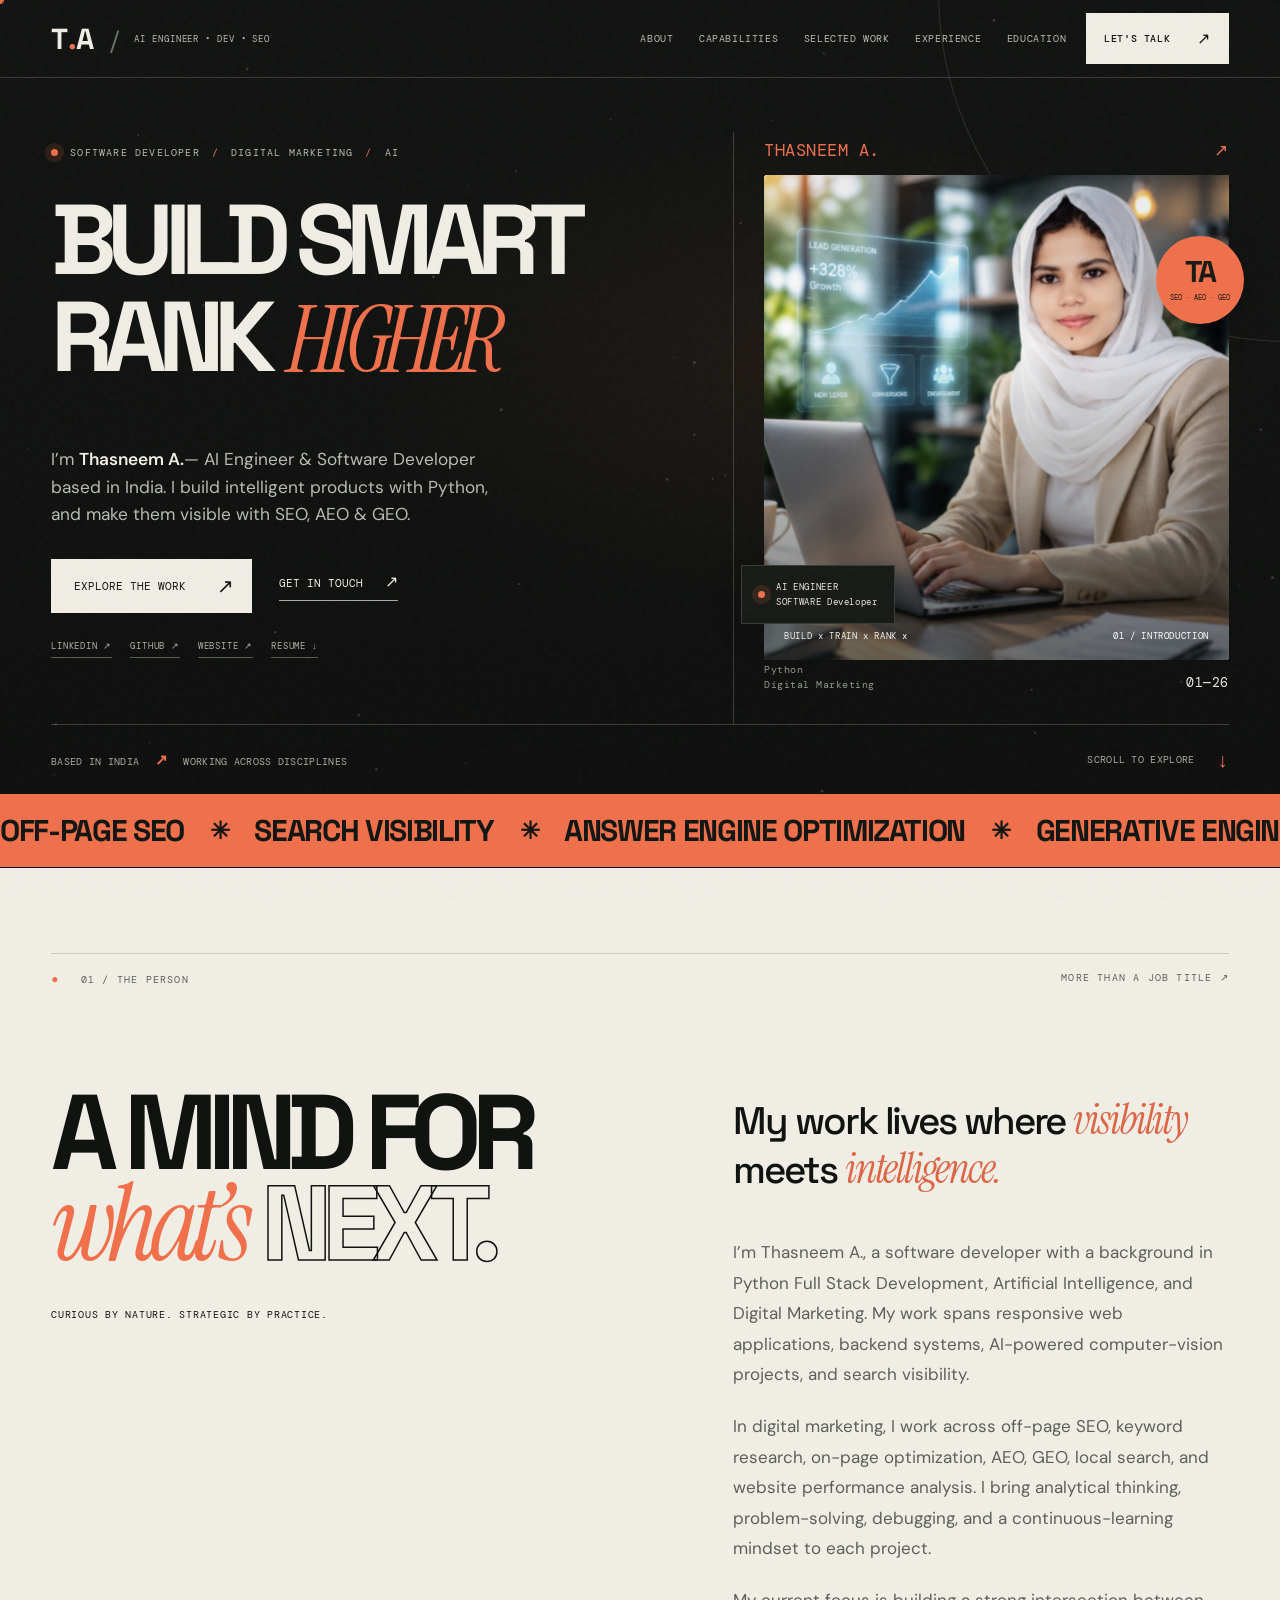
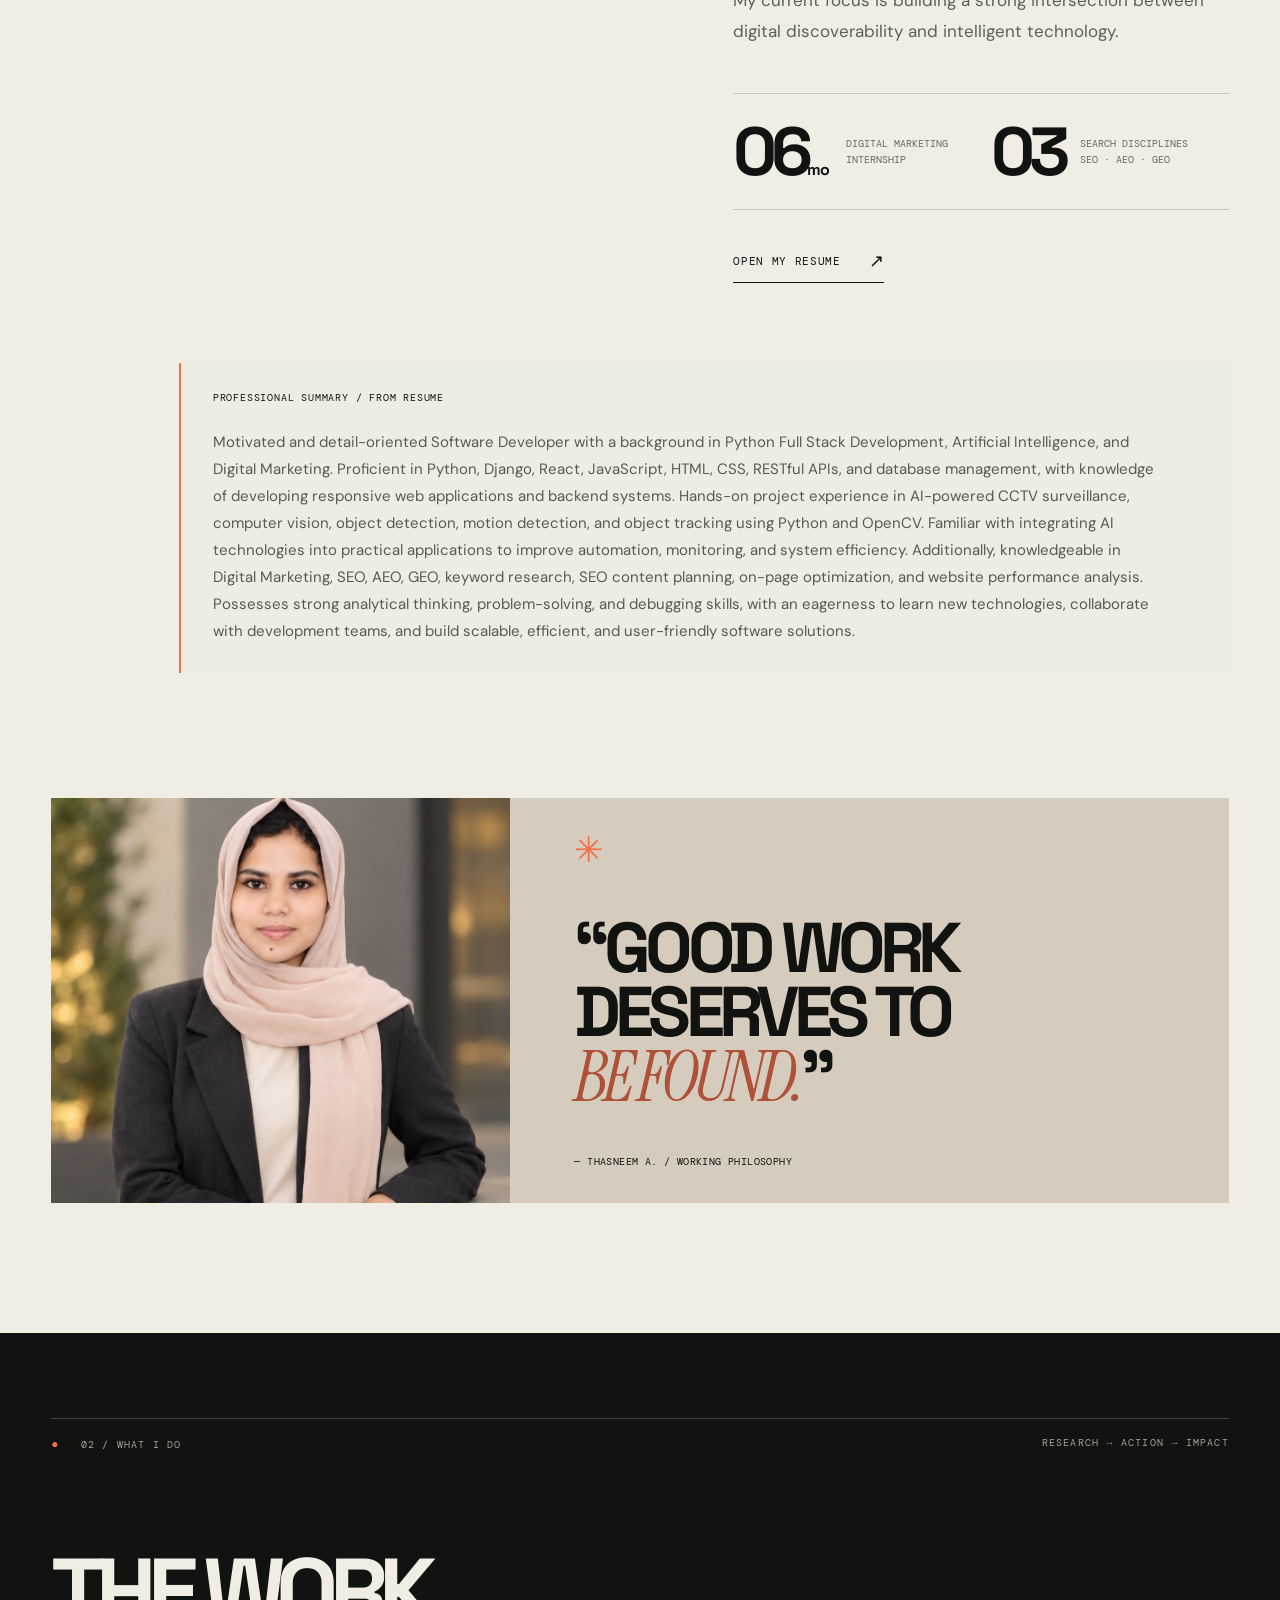
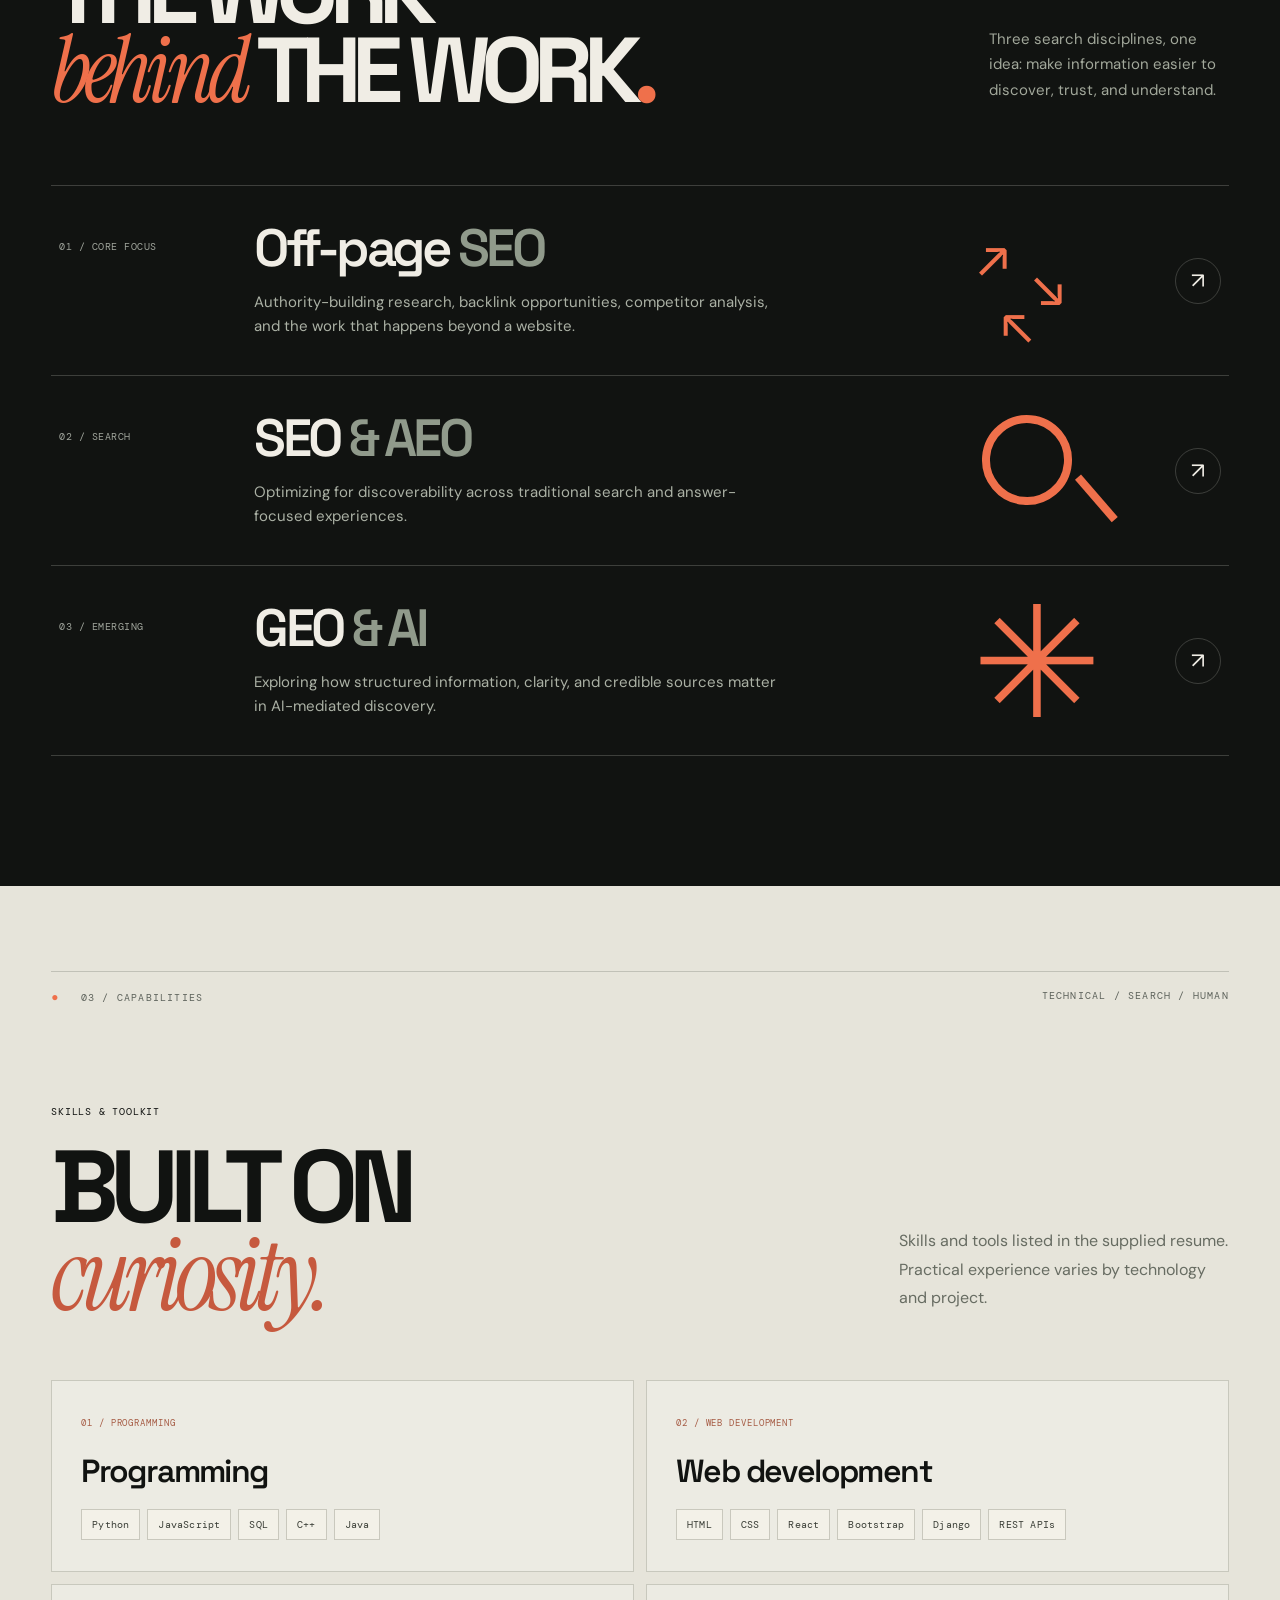
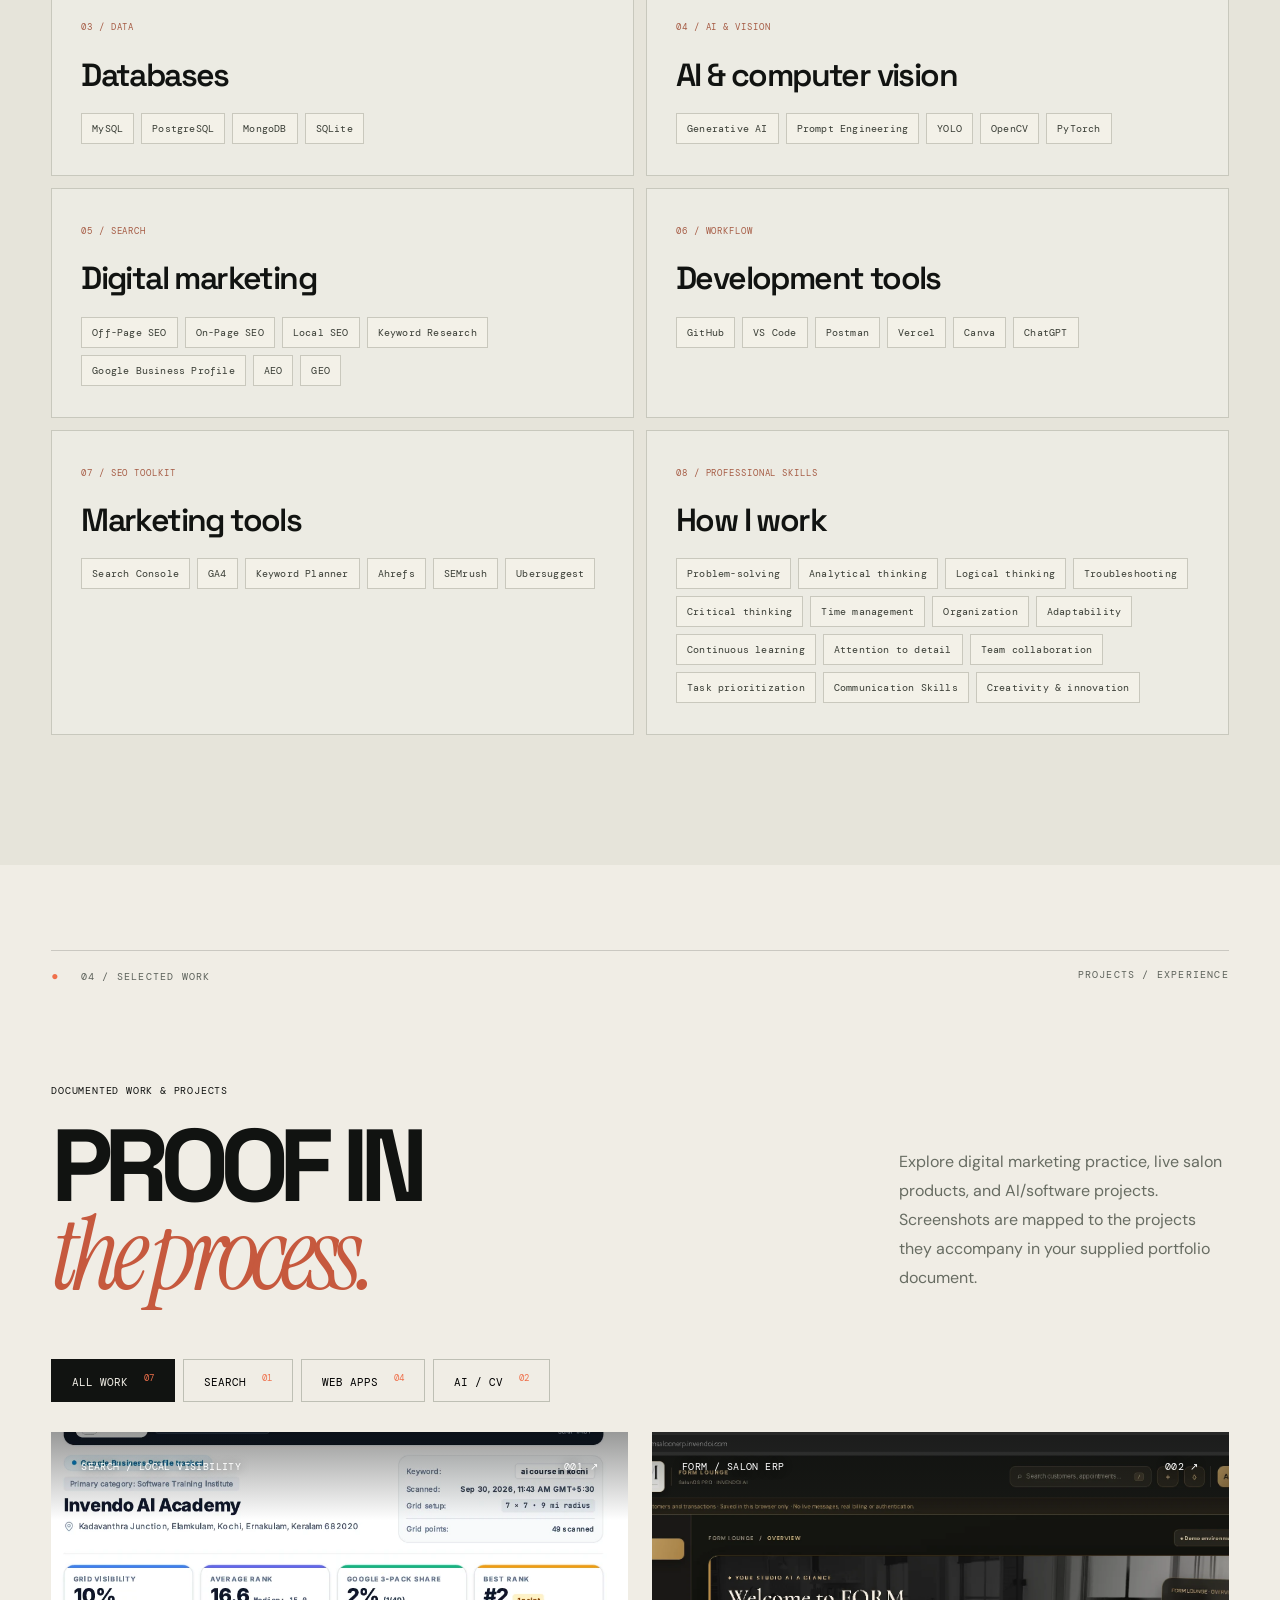
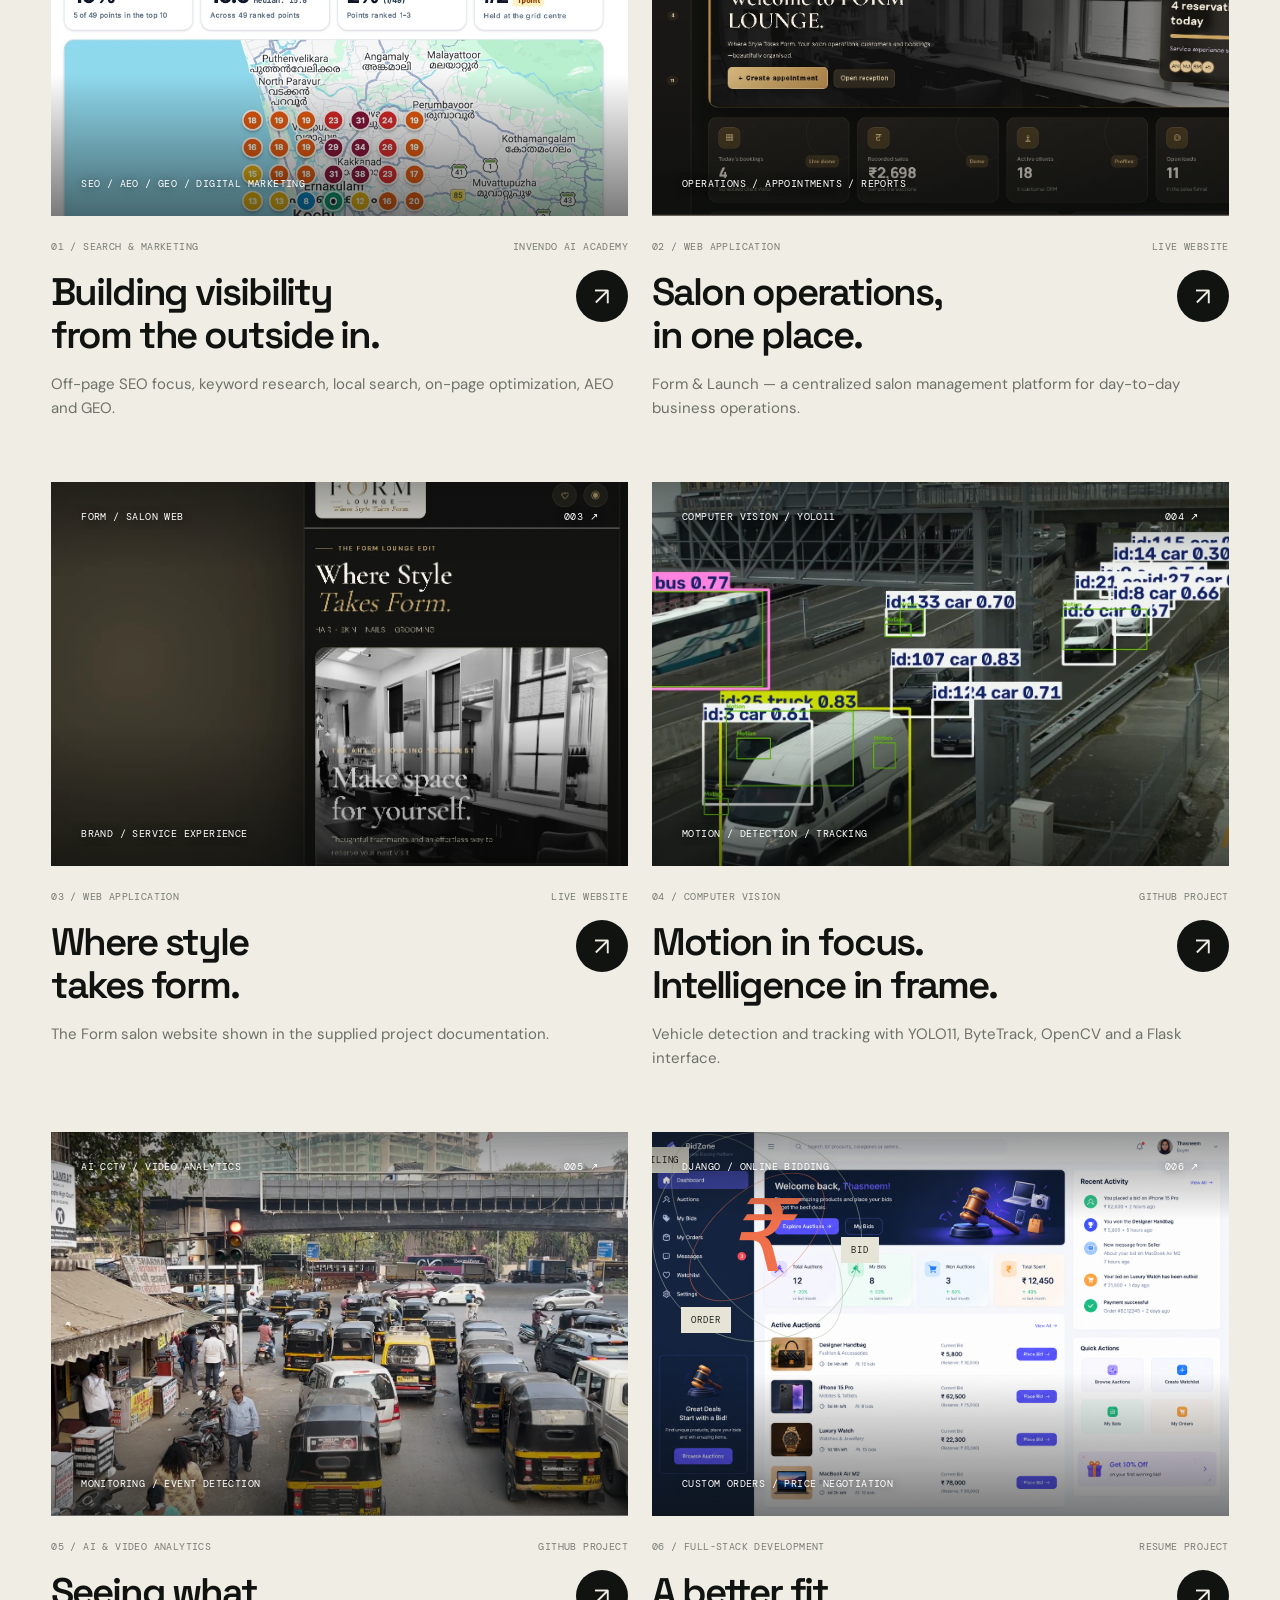
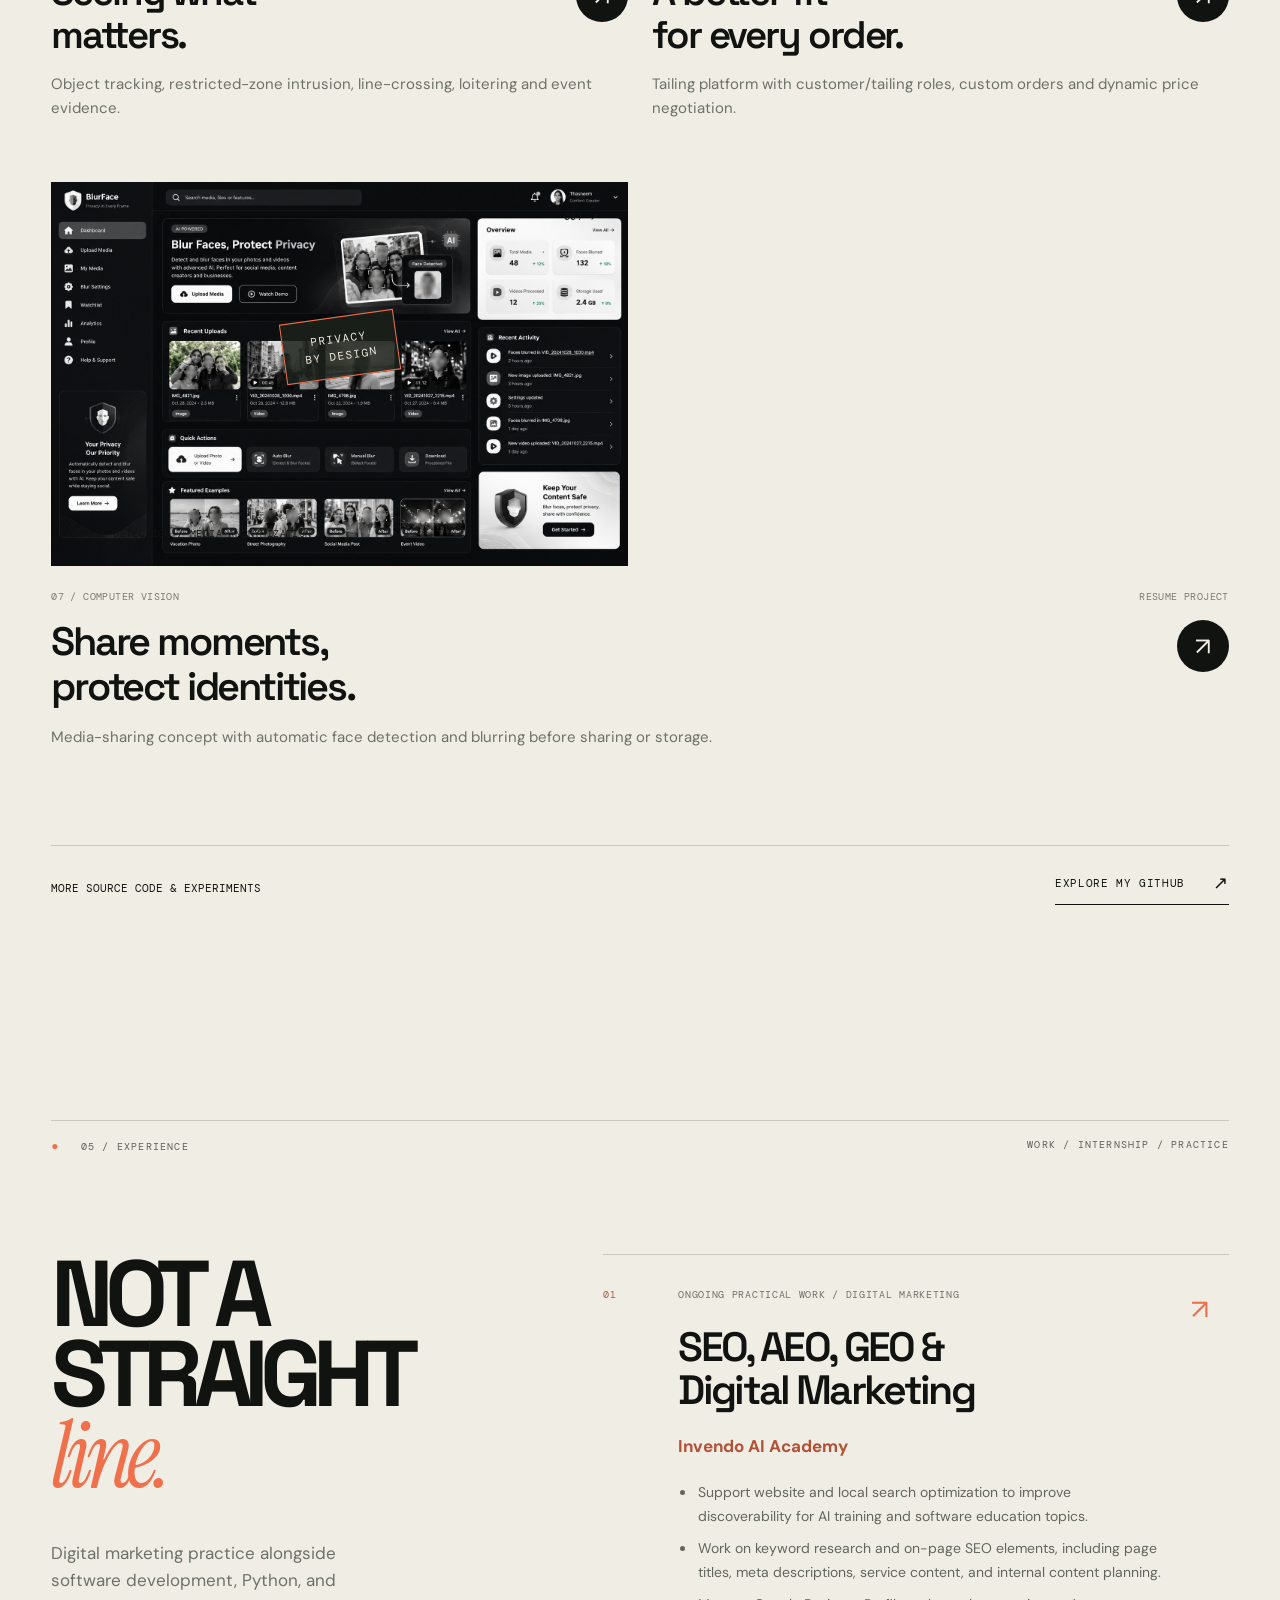
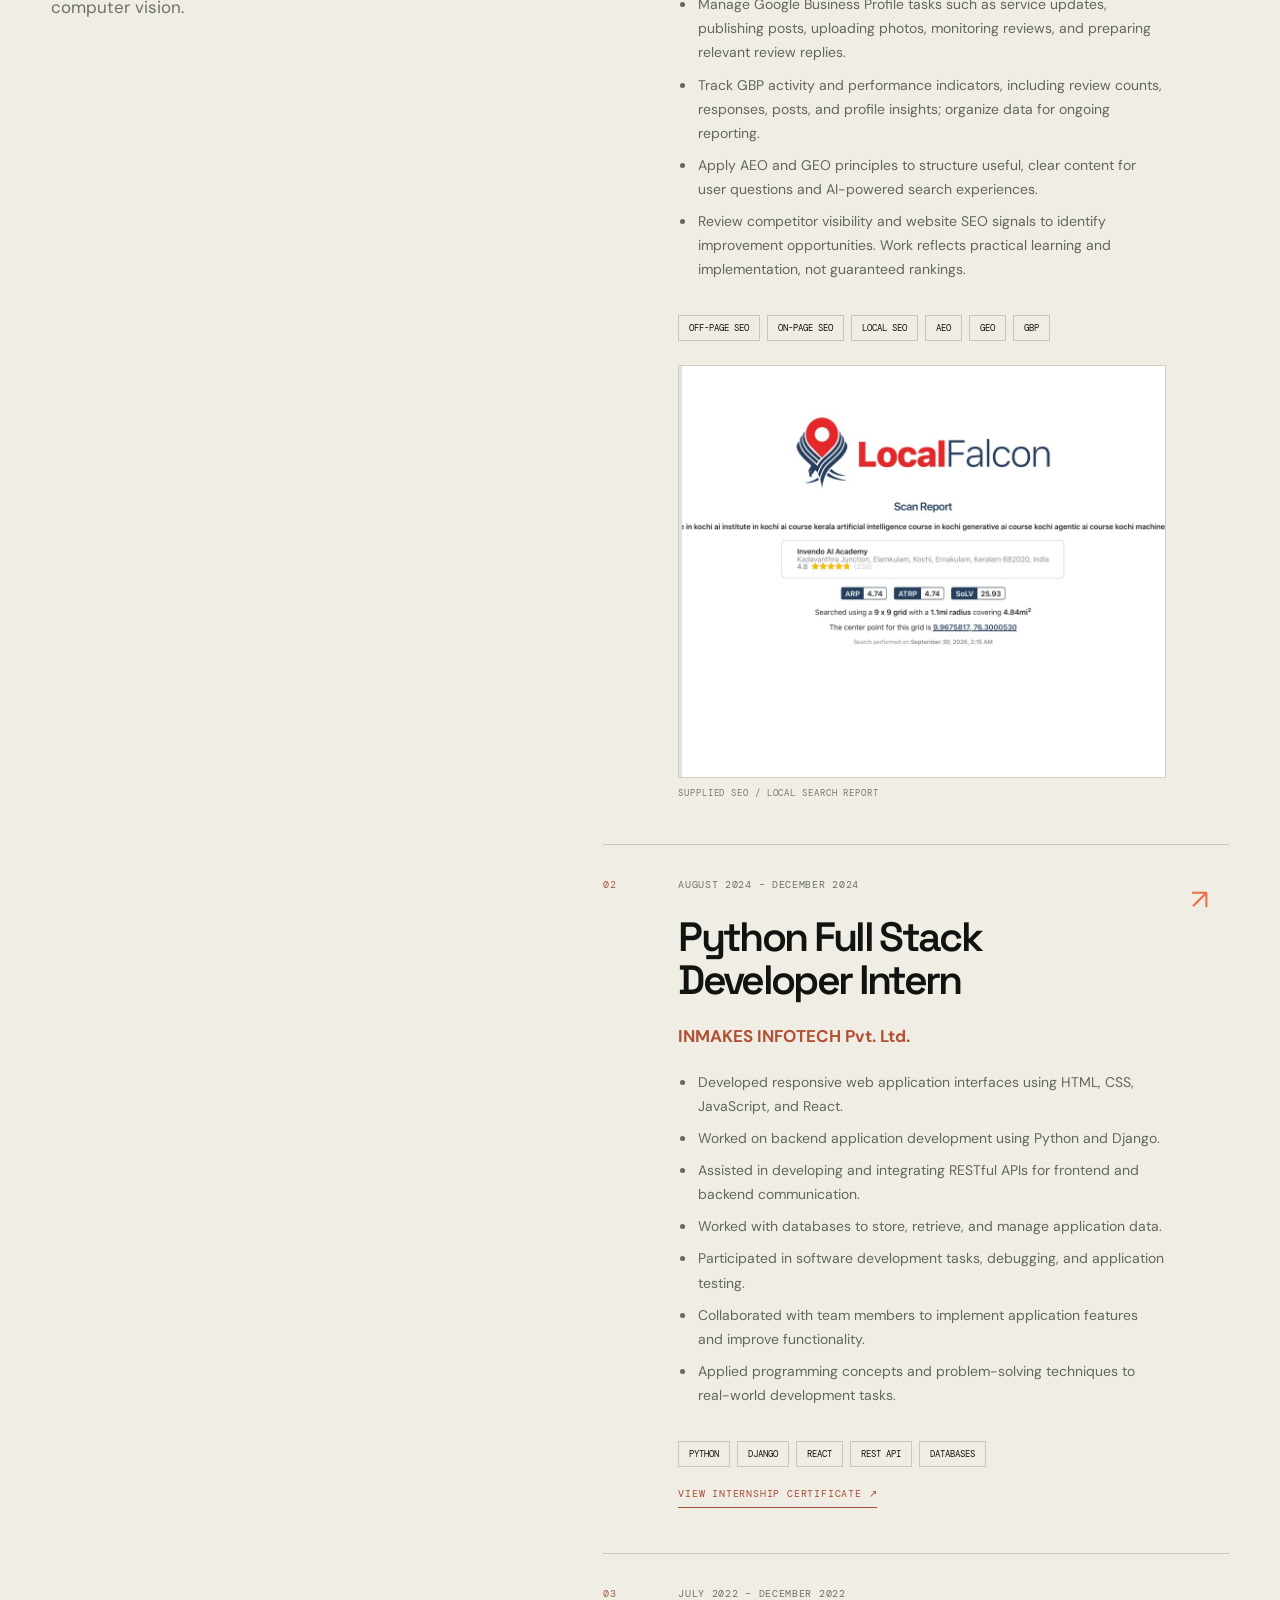
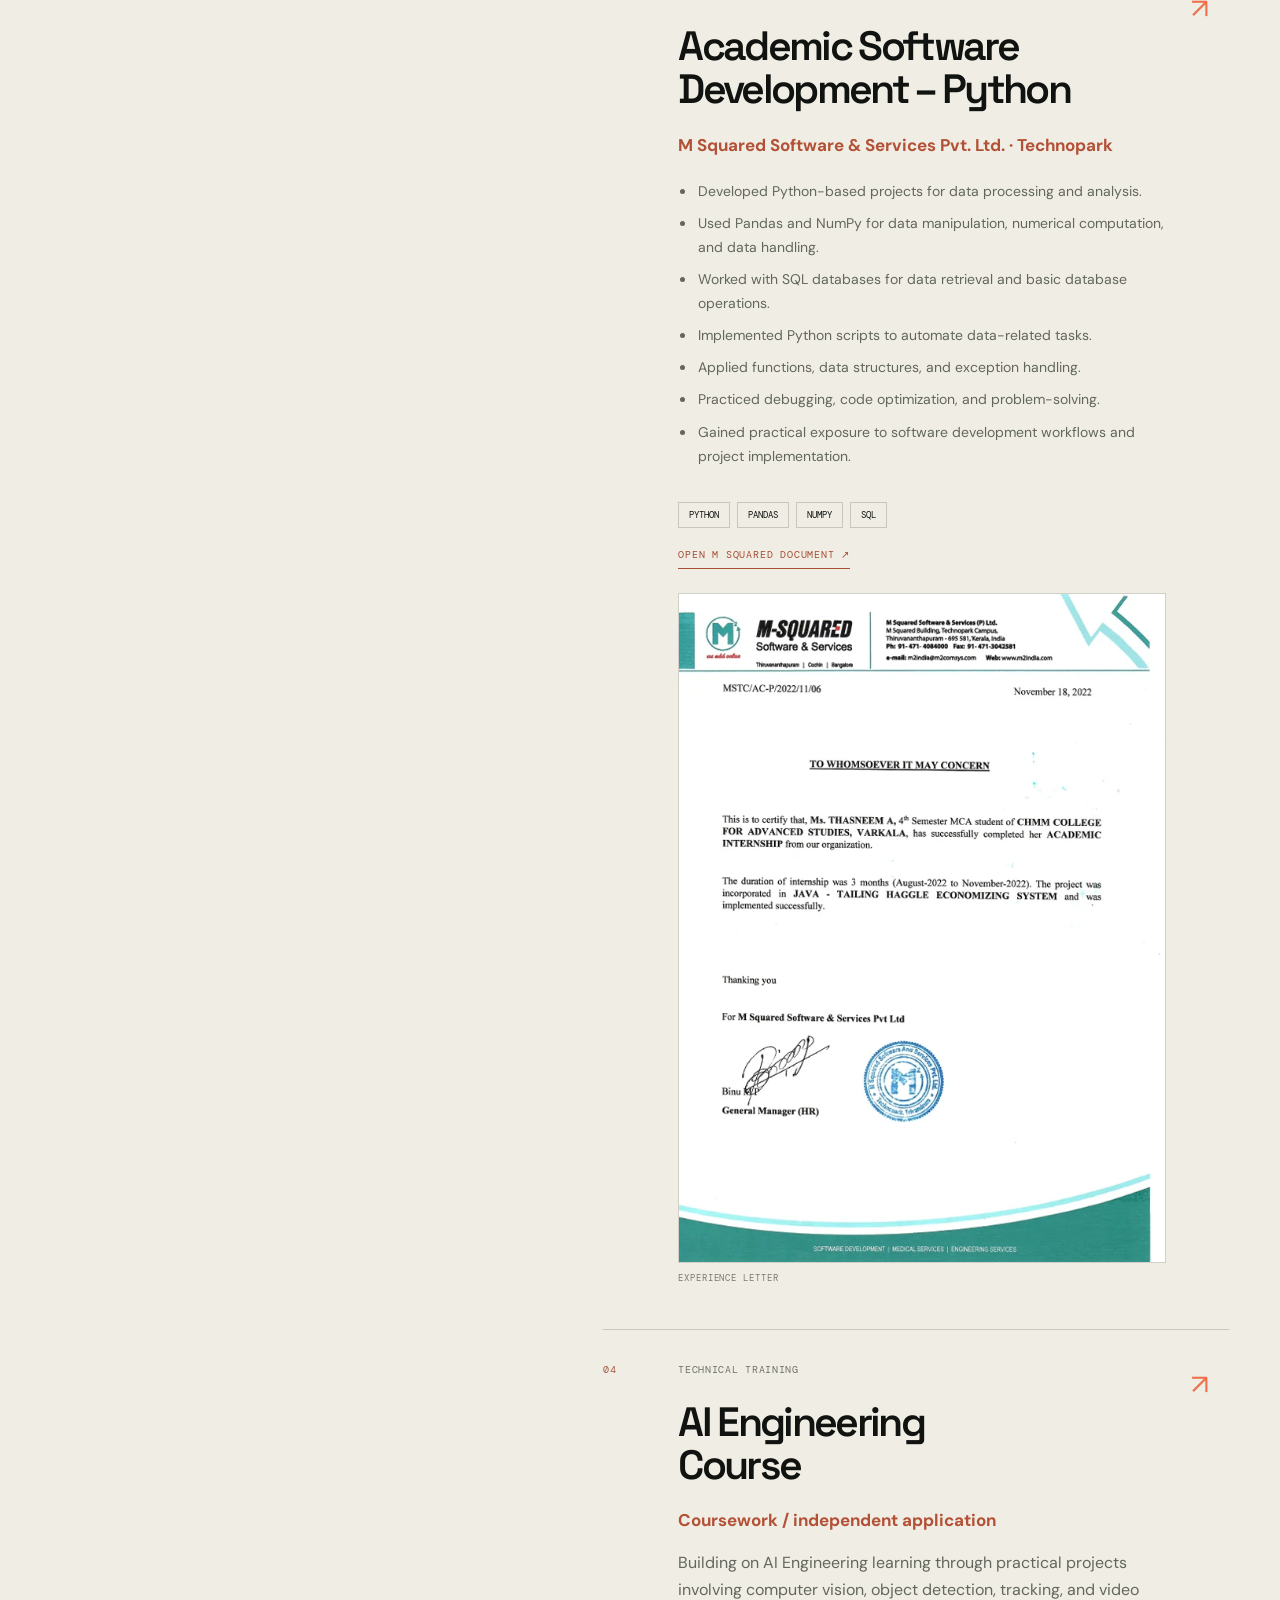
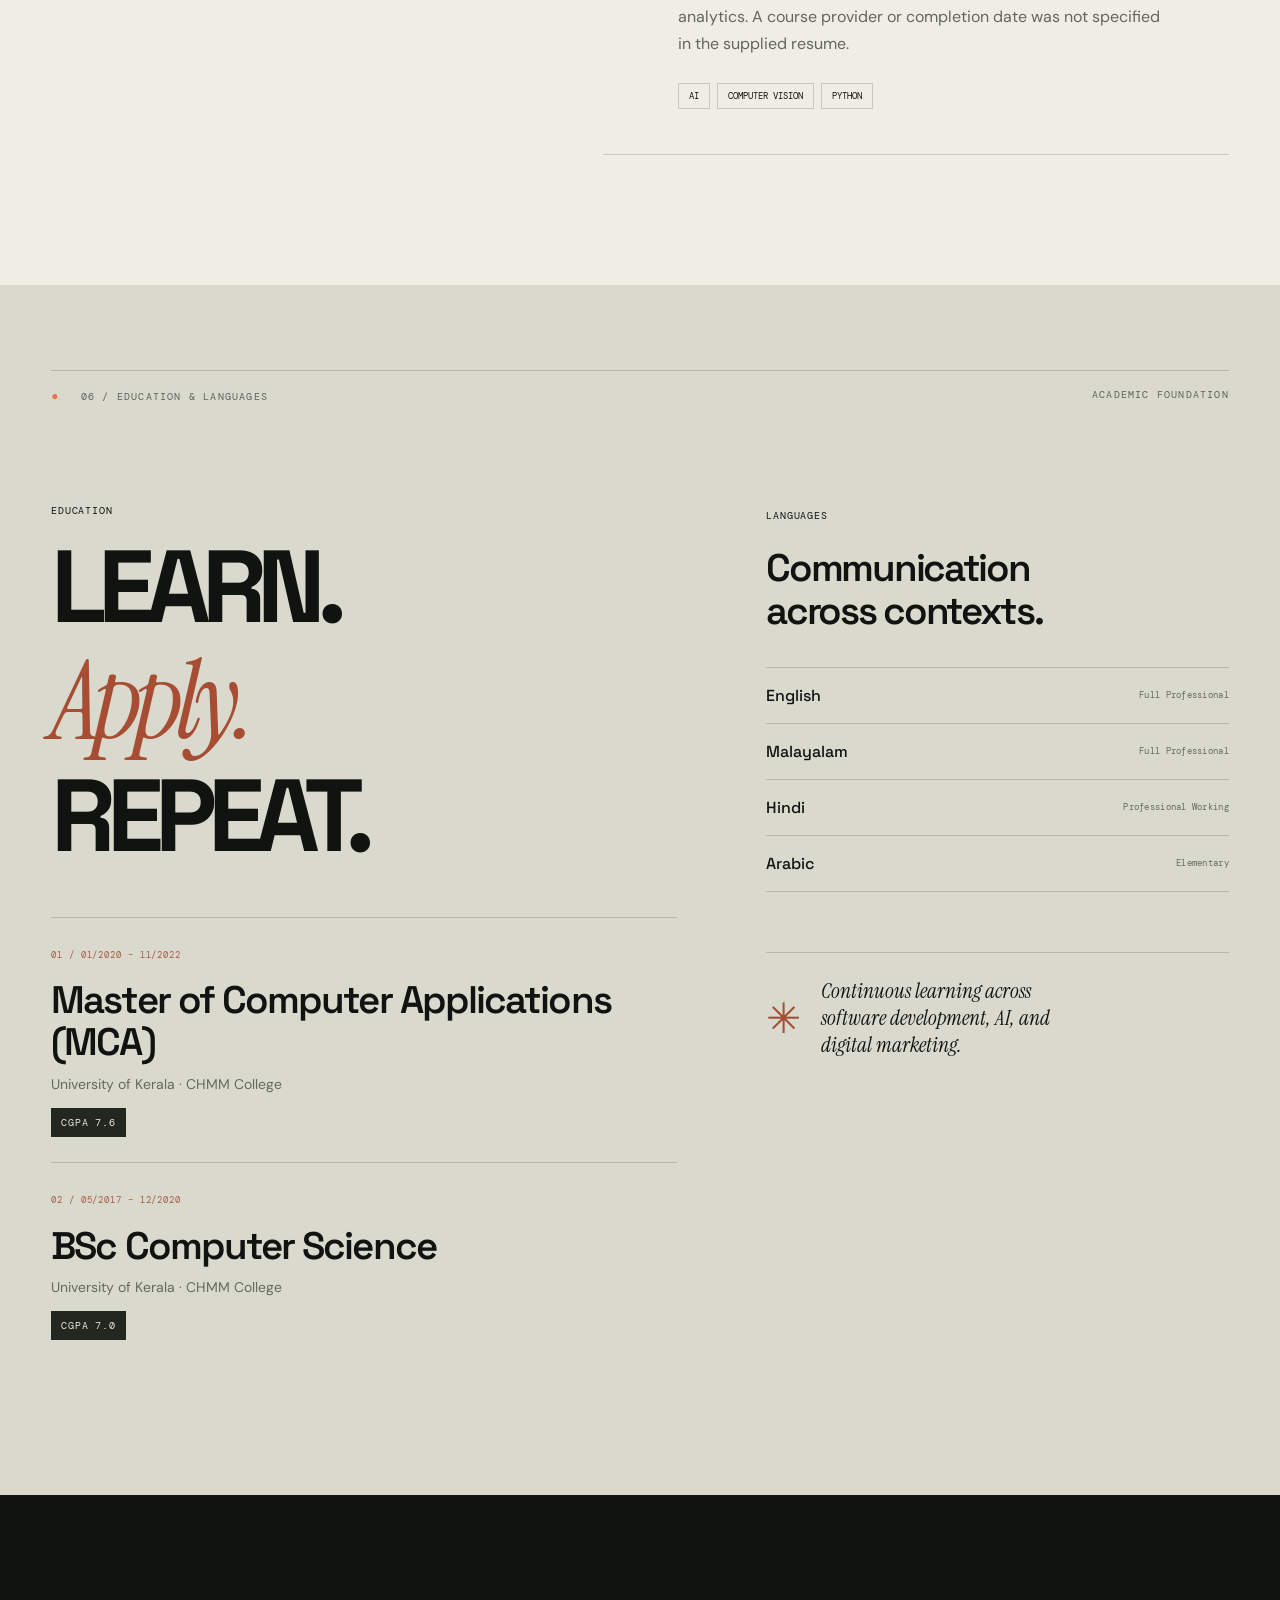
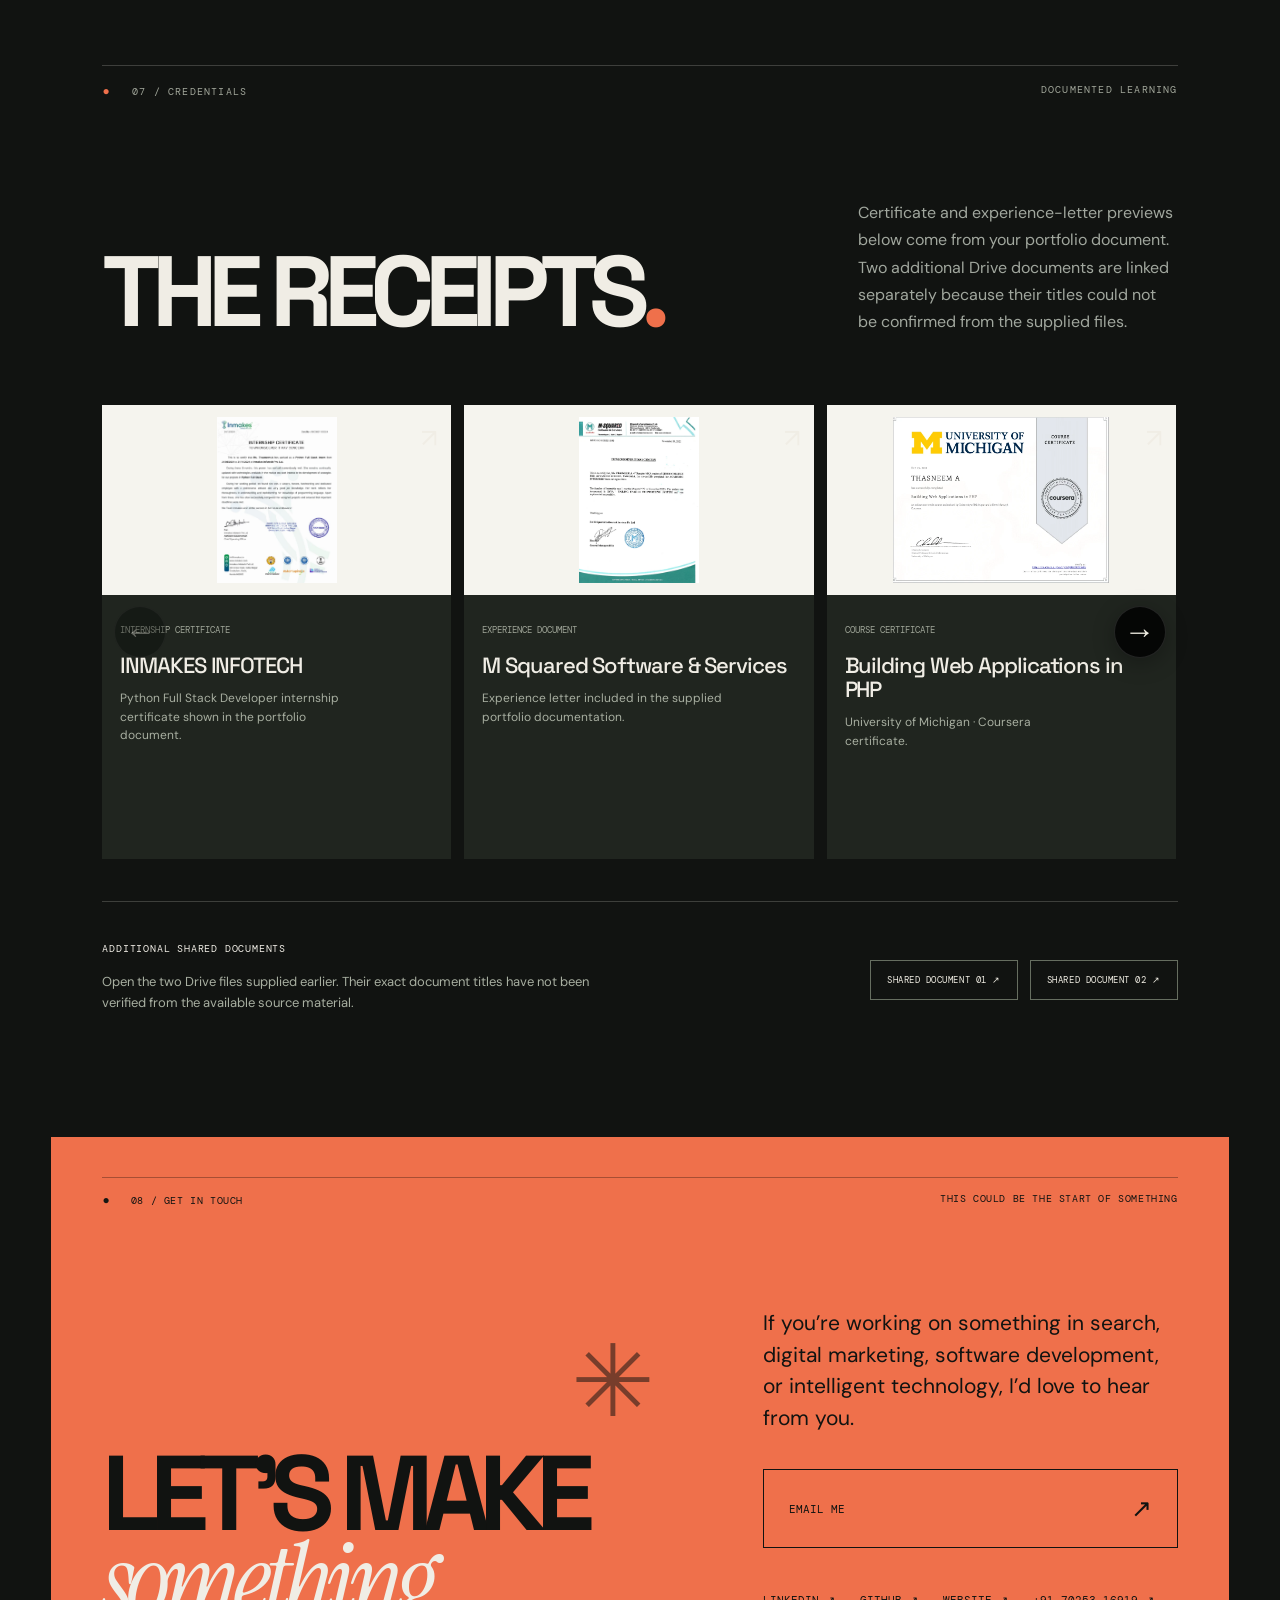
<file: index.html>
<!doctype html>
<html lang="en">
<head>
  <meta charset="UTF-8" />
  <meta name="viewport" content="width=device-width, initial-scale=1.0" />
  <meta name="theme-color" content="#111311" />
  <meta name="description" content="Thasneem A. — Software Developer, Python Full Stack Development, AI & Digital Marketing. Explore SEO, AEO, GEO, web applications, and computer-vision projects." />
  <meta property="og:title" content="Thasneem A. — Search, Strategy & Intelligence" />
  <meta property="og:description" content="Software development, digital marketing, search visibility, AI and computer-vision projects." />
  <meta property="og:type" content="website" />
  <title>Thasneem A. — Software Development, Search & AI</title>
  <link rel="icon" type="image/svg+xml" href="assets/favicon.svg" />
  <link rel="preconnect" href="https://fonts.googleapis.com" />
  <link rel="preconnect" href="https://fonts.gstatic.com" crossorigin />
  <link href="https://fonts.googleapis.com/css2?family=DM+Mono:wght@400;500&family=DM+Sans:wght@400;500;600;700&family=Space+Grotesk:wght@400;500;600;700&family=Instrument+Serif:ital@0;1&display=swap" rel="stylesheet" />
  <link rel="stylesheet" href="styles.css" />
  <script defer src="script.js"></script>
</head>
<body>
  <div class="page-loader" aria-hidden="true"><span class="loader-mark">T<span class="accent">.</span>A</span><span class="loader-counter">EST. IN CURIOSITY</span></div>
  <div class="noise" aria-hidden="true"></div>
  <div class="cursor-dot" aria-hidden="true"></div>
  <div class="cursor-halo" aria-hidden="true"></div>
  <div class="scroll-meter" aria-hidden="true"></div>
  <a class="skip-link" href="#main">Skip to content</a>
  <header class="site-header" id="site-header">
    <a class="brand" href="#top" aria-label="Thasneem A, back to top">T<span class="accent">.</span>A <span class="brand-divider">/</span> <small>AI ENGINEER • DEV • SEO</small></a>
    <nav class="desktop-nav" aria-label="Primary navigation">
      <a href="#about">ABOUT</a><a href="#skills">CAPABILITIES</a><a href="#work">SELECTED WORK</a><a href="#experience">EXPERIENCE</a><a href="#education">EDUCATION</a>
    </nav>
    <a href="#contact" class="header-cta magnetic">LET'S TALK <span>↗</span></a>
    <button type="button" class="menu-button" id="menu-button" aria-label="Open navigation" aria-controls="mobile-nav" aria-expanded="false"><span></span><span></span></button>
  </header>
  <div class="mobile-nav" id="mobile-nav" aria-hidden="true">
    <nav aria-label="Mobile navigation"><a href="#about">About</a><a href="#expertise">Expertise</a><a href="#skills">Skills & tools</a><a href="#work">Selected work</a><a href="#experience">Experience</a><a href="#education">Education</a><a href="#credentials">Credentials</a><a href="#contact">Contact</a></nav>
    <div class="mobile-social"><a href="https://www.linkedin.com/in/thasneem-a-11b042297" target="_blank" rel="noopener noreferrer">LINKEDIN ↗</a><a href="https://github.com/Thasni121" target="_blank" rel="noopener noreferrer">GITHUB ↗</a></div>
  </div>

  <main id="main">
    <section class="hero" id="top">
      <canvas id="hero-canvas" aria-hidden="true"></canvas>
      <div class="hero-grain"></div>
      <div class="hero-layout">
        <div class="hero-copy">
          <div class="eyebrow"><span class="small-blink"></span> SOFTWARE DEVELOPER <span class="sep">/</span> DIGITAL MARKETING <span class="sep">/</span> AI</div>
          <h1 aria-label="Make them find you"><span class="hero-line line-a">BUILD SMART</span><span class="hero-line line-b">RANK <em>HIGHER</em></span></h1>
          <div class="hero-intro-grid">
            <p>I’m <strong>Thasneem A.</strong>— AI Engineer & Software Developer based in India. I build intelligent products with Python, and make them visible with SEO, AEO & GEO.</p>
            <div class="hero-ctas"><a class="pill pill-light magnetic" href="#work">EXPLORE THE WORK <span>↗</span></a><a class="text-link" href="#contact">GET IN TOUCH <span>↗</span></a></div>
          </div>
          <div class="hero-socials" aria-label="Professional links"><a href="https://www.linkedin.com/in/thasneem-a-11b042297" target="_blank" rel="noopener noreferrer">LINKEDIN ↗</a><a href="https://github.com/Thasni121" target="_blank" rel="noopener noreferrer">GITHUB ↗</a><a href="https://thasneem-samad.lovable.app" target="_blank" rel="noopener noreferrer">WEBSITE ↗</a><a href="assets/thasneem-resume.pdf" target="_blank" rel="noopener noreferrer">RESUME ↓</a></div>
        </div>
        <div class="hero-art hero-photo-art" role="img" aria-label="Thasneem standing beside a waterfall, featured as the portfolio hero photograph">
          <div class="art-top-label"><span>THASNEEM A.</span><span>↗</span></div>
          <div class="hero-photo-frame">
            <img src="assets/thasniprofile.jpg" alt="Thasneem beside a waterfall, wearing a patterned outfit and pale pink hijab" fetchpriority="high" />
            <div class="hero-photo-shade"></div>
            <div class="hero-photo-note"><span>BUILD x TRAIN x RANK x</span><span>01 / INTRODUCTION</span></div>
          </div>
          <div class="hero-photo-stamp"><span>TA</span><small>SEO · AEO · GEO</small></div>
          <div class="hero-photo-float"><span class="small-blink"></span><span>AI ENGINEER<br>SOFTWARE Developer</span></div>
          <div class="art-bottom-label"><span>Python<br>Digital Marketing</span><span class="art-index">01—26</span></div>
        </div>
      </div>
      <div class="hero-bottom"><span>BASED IN INDIA <b>↗</b> WORKING ACROSS DISCIPLINES</span><a href="#about" aria-label="Scroll down to About section">SCROLL TO EXPLORE <span class="down-arrow">↓</span></a></div>
    </section>


<div class="ticker" aria-label="Areas of focus">
  <div class="ticker-track" aria-hidden="true">

    <!-- First ticker group -->
    <div class="ticker-group">
      <span>OFF-PAGE SEO</span><i>✳</i>
      <span>SEARCH VISIBILITY</span><i>✳</i>
      <span>ANSWER ENGINE OPTIMIZATION</span><i>✳</i>
      <span>GENERATIVE ENGINE OPTIMIZATION</span><i>✳</i>
      <span>AI ENGINEERING</span><i>✳</i>
    </div>

    <!-- Duplicate group for seamless looping -->
    <div class="ticker-group">
      <span>OFF-PAGE SEO</span><i>✳</i>
      <span>SEARCH VISIBILITY</span><i>✳</i>
      <span>ANSWER ENGINE OPTIMIZATION</span><i>✳</i>
      <span>GENERATIVE ENGINE OPTIMIZATION</span><i>✳</i>
      <span>AI ENGINEERING</span><i>✳</i>
    </div>

  </div>
</div>

    <section class="section about" id="about">
      <div class="section-topline"><span><span class="section-dot">●</span> 01 / THE PERSON</span><span>MORE THAN A JOB TITLE ↗</span></div>
      <div class="about-grid">
        <div class="about-heading reveal"><h2>A MIND FOR<br><span class="serif">what’s</span> <span class="outline-dark">NEXT.</span></h2><div class="under-title">CURIOUS BY NATURE. STRATEGIC BY PRACTICE.</div></div>
        <div class="about-content reveal"><p class="statement">My work lives where <em>visibility</em> meets <em>intelligence.</em></p><p>I’m Thasneem A., a software developer with a background in Python Full Stack Development, Artificial Intelligence, and Digital Marketing. My work spans responsive web applications, backend systems, AI-powered computer-vision projects, and search visibility.</p><p>In digital marketing, I work across off-page SEO, keyword research, on-page optimization, AEO, GEO, local search, and website performance analysis. I bring analytical thinking, problem-solving, debugging, and a continuous-learning mindset to each project.</p><p>My current focus is building a strong intersection between digital discoverability and intelligent technology.</p><div class="quick-facts"><div><strong>06<span>mo</span></strong><span>DIGITAL MARKETING<br>INTERNSHIP</span></div><div><strong>03</strong><span>SEARCH DISCIPLINES<br>SEO · AEO · GEO</span></div></div><a class="underline-link" href="assets/thasneem-resume.pdf" target="_blank" rel="noopener noreferrer">OPEN MY RESUME <span>↗</span></a></div>
      </div>
      <div class="resume-summary-panel reveal"><div class="section-kicker">PROFESSIONAL SUMMARY / FROM RESUME</div><p>Motivated and detail-oriented Software Developer with a background in Python Full Stack Development, Artificial Intelligence, and Digital Marketing. Proficient in Python, Django, React, JavaScript, HTML, CSS, RESTful APIs, and database management, with knowledge of developing responsive web applications and backend systems. Hands-on project experience in AI-powered CCTV surveillance, computer vision, object detection, motion detection, and object tracking using Python and OpenCV. Familiar with integrating AI technologies into practical applications to improve automation, monitoring, and system efficiency. Additionally, knowledgeable in Digital Marketing, SEO, AEO, GEO, keyword research, SEO content planning, on-page optimization, and website performance analysis. Possesses strong analytical thinking, problem-solving, and debugging skills, with an eagerness to learn new technologies, collaborate with development teams, and build scalable, efficient, and user-friendly software solutions.</p></div>
      <div class="portrait-strip reveal">
        <div class="portrait-frame"><img src="assets/thasneem-professional.jpg" alt="Professional portrait of Thasneem A." onerror="this.style.display='none';this.parentElement.classList.add('no-photo')"/><div class="portrait-placeholder" aria-hidden="true"><div class="portrait-lines"></div><span>TA</span><small>THASNEEM A. / SOFTWARE · SEARCH · AI</small></div></div>
        <div class="portrait-quote"><div class="asterisk">✳</div><blockquote>“GOOD WORK<br>DESERVES TO<br><em>BE FOUND.</em>”</blockquote><span>— THASNEEM A. / WORKING PHILOSOPHY</span></div>
      </div>
    </section>

    <section class="section expertise dark-section" id="expertise">
      <div class="section-topline light"><span><span class="section-dot">●</span> 02 / WHAT I DO</span><span>RESEARCH → ACTION → IMPACT</span></div>
      <div class="expertise-head reveal"><h2>THE WORK<br><em>behind</em> THE WORK<span class="heading-period">.</span></h2><p>Three search disciplines, one idea: make information easier to discover, trust, and understand.</p></div>
      <div class="expertise-list">
        <article class="expertise-row reveal" data-index="01"><div class="exp-number">01 / CORE FOCUS</div><div class="exp-center"><h3>Off-page <span>SEO</span></h3><p>Authority-building research, backlink opportunities, competitor analysis, and the work that happens beyond a website.</p></div><div class="exp-symbol symbol-link" aria-hidden="true"><span>↗</span><span>↘</span><span>↖</span></div><a class="circle-arrow" href="#experience" aria-label="Explore SEO experience">↗</a></article>
        <article class="expertise-row reveal" data-index="02"><div class="exp-number">02 / SEARCH</div><div class="exp-center"><h3>SEO <span>& AEO</span></h3><p>Optimizing for discoverability across traditional search and answer-focused experiences.</p></div><div class="exp-symbol symbol-search" aria-hidden="true"><span></span></div><a class="circle-arrow" href="#work" aria-label="Explore selected work">↗</a></article>
        <article class="expertise-row reveal" data-index="03"><div class="exp-number">03 / EMERGING</div><div class="exp-center"><h3>GEO <span>& AI</span></h3><p>Exploring how structured information, clarity, and credible sources matter in AI-mediated discovery.</p></div><div class="exp-symbol symbol-star" aria-hidden="true">✳</div><a class="circle-arrow" href="#work" aria-label="Explore AI projects">↗</a></article>
      </div>
    </section>

    <section class="section skills-section" id="skills">
      <div class="section-topline"><span><span class="section-dot">●</span> 03 / CAPABILITIES</span><span>TECHNICAL / SEARCH / HUMAN</span></div>
      <div class="work-heading reveal"><div><div class="section-kicker">SKILLS & TOOLKIT</div><h2>BUILT ON<br><em>curiosity.</em></h2></div><p>Skills and tools listed in the supplied resume. Practical experience varies by technology and project.</p></div>
      <div class="skills-grid">
        <article class="skill-panel reveal"><span class="skill-panel-index">01 / PROGRAMMING</span><h3>Programming</h3><div class="skill-chips"><span>Python</span><span>JavaScript</span><span>SQL</span><span>C++</span><span>Java</span></div></article>
        <article class="skill-panel reveal"><span class="skill-panel-index">02 / WEB DEVELOPMENT</span><h3>Web development</h3><div class="skill-chips"><span>HTML</span><span>CSS</span><span>React</span><span>Bootstrap</span><span>Django</span><span>REST APIs</span></div></article>
        <article class="skill-panel reveal"><span class="skill-panel-index">03 / DATA</span><h3>Databases</h3><div class="skill-chips"><span>MySQL</span><span>PostgreSQL</span><span>MongoDB</span><span>SQLite</span></div></article>
        <article class="skill-panel reveal"><span class="skill-panel-index">04 / AI & VISION</span><h3>AI & computer vision</h3><div class="skill-chips"><span>Generative AI</span><span>Prompt Engineering</span><span>YOLO</span><span>OpenCV</span><span>PyTorch</span></div></article>
        <article class="skill-panel reveal"><span class="skill-panel-index">05 / SEARCH</span><h3>Digital marketing</h3><div class="skill-chips"><span>Off-Page SEO</span><span>On-Page SEO</span><span>Local SEO</span><span>Keyword Research</span><span>Google Business Profile</span><span>AEO</span><span>GEO</span></div></article>
        <article class="skill-panel reveal"><span class="skill-panel-index">06 / WORKFLOW</span><h3>Development tools</h3><div class="skill-chips"><span>GitHub</span><span>VS Code</span><span>Postman</span><span>Vercel</span><span>Canva</span><span>ChatGPT</span></div></article>
        <article class="skill-panel reveal"><span class="skill-panel-index">07 / SEO TOOLKIT</span><h3>Marketing tools</h3><div class="skill-chips"><span>Search Console</span><span>GA4</span><span>Keyword Planner</span><span>Ahrefs</span><span>SEMrush</span><span>Ubersuggest</span></div></article>
        <article class="skill-panel reveal"><span class="skill-panel-index">08 / PROFESSIONAL SKILLS</span><h3>How I work</h3><div class="skill-chips"><span>Problem-solving</span><span>Analytical thinking</span><span>Logical thinking</span><span>Troubleshooting</span><span>Critical thinking</span><span>Time management</span><span>Organization</span><span>Adaptability</span><span>Continuous learning</span><span>Attention to detail</span><span>Team collaboration</span><span>Task prioritization</span><span>Communication Skills</span><span>Creativity & innovation</span></div></article>
      </div>
    </section>

    <section class="section work" id="work">
      <div class="section-topline"><span><span class="section-dot">●</span> 04 / SELECTED WORK</span><span>PROJECTS / EXPERIENCE</span></div>
      <div class="work-heading reveal"><div><div class="section-kicker">DOCUMENTED WORK & PROJECTS</div><h2>PROOF IN<br><em>the process.</em></h2></div><p>Explore digital marketing practice, live salon products, and AI/software projects. Screenshots are mapped to the projects they accompany in your supplied portfolio document.</p></div>
      <div class="filter-bar" role="group" aria-label="Filter selected work">
        <button type="button" class="filter-chip active" data-filter="all" aria-pressed="true">ALL WORK <sup>07</sup></button>
        <button type="button" class="filter-chip" data-filter="search" aria-pressed="false">SEARCH <sup>01</sup></button>
        <button type="button" class="filter-chip" data-filter="web" aria-pressed="false">WEB APPS <sup>04</sup></button>
        <button type="button" class="filter-chip" data-filter="ai" aria-pressed="false">AI / CV <sup>02</sup></button>
      </div>
      <div class="project-grid project-grid-expanded">
        <a href="projects/search-visibility.html" class="project-card project-search reveal" data-category="search" aria-label="Explore SEO, AEO, GEO and digital marketing work">
          <div class="project-visual visual-image"><img class="project-screenshot" src="assets/project-screenshots/seo-local-search-report.webp" alt="Local search visibility report screenshot supplied in the portfolio document" loading="lazy"/><div class="vis-top"><span>SEARCH / LOCAL VISIBILITY</span><span>001 ↗</span></div><div class="vis-caption">SEO / AEO / GEO / DIGITAL MARKETING</div></div>
          <div class="project-meta"><span>01 / SEARCH & MARKETING</span><span>INVENDO AI ACADEMY</span></div><div class="project-title-row"><h3>Building visibility<br>from the outside in.</h3><span class="project-go">↗</span></div><p>Off-page SEO focus, keyword research, local search, on-page optimization, AEO and GEO.</p>
        </a>
        <a href="projects/salon-erp.html" class="project-card reveal" data-category="web" aria-label="Explore Form and Launch Salon ERP web application">
          <div class="project-visual visual-image"><img class="project-screenshot" src="assets/project-screenshots/salon-erp-dashboard.webp" alt="Form Salon ERP dashboard screenshot from the portfolio document" loading="lazy"/><div class="vis-top"><span>FORM / SALON ERP</span><span>002 ↗</span></div><div class="vis-caption">OPERATIONS / APPOINTMENTS / REPORTS</div></div>
          <div class="project-meta"><span>02 / WEB APPLICATION</span><span>LIVE WEBSITE</span></div><div class="project-title-row"><h3>Salon operations,<br>in one place.</h3><span class="project-go">↗</span></div><p>Form & Launch — a centralized salon management platform for day-to-day business operations.</p>
        </a>
        <a href="projects/salon-web-app.html" class="project-card reveal" data-category="web" aria-label="Explore Form Salon Web Application">
          <div class="project-visual visual-image"><img class="project-screenshot" src="assets/project-screenshots/salon-web-application.webp" alt="Form Salon public website screenshot from the portfolio document" loading="lazy"/><div class="vis-top"><span>FORM / SALON WEB</span><span>003 ↗</span></div><div class="vis-caption">BRAND / SERVICE EXPERIENCE</div></div>
          <div class="project-meta"><span>03 / WEB APPLICATION</span><span>LIVE WEBSITE</span></div><div class="project-title-row"><h3>Where style<br>takes form.</h3><span class="project-go">↗</span></div><p>The Form salon website shown in the supplied project documentation.</p>
        </a>
        <a href="projects/video-tracking.html" class="project-card reveal" data-category="ai" aria-label="Explore Video-Based Motion Detection and Object Tracking System">
          <div class="project-visual visual-image"><img class="project-screenshot" src="assets/project-screenshots/video-motion-tracking.webp" alt="Video frame annotated with detected vehicles and tracking IDs" loading="lazy"/><div class="vis-top"><span>COMPUTER VISION / YOLO11</span><span>004 ↗</span></div><div class="vis-caption">MOTION / DETECTION / TRACKING</div></div>
          <div class="project-meta"><span>04 / COMPUTER VISION</span><span>GITHUB PROJECT</span></div><div class="project-title-row"><h3>Motion in focus.<br>Intelligence in frame.</h3><span class="project-go">↗</span></div><p>Vehicle detection and tracking with YOLO11, ByteTrack, OpenCV and a Flask interface.</p>
        </a>
        <a href="projects/ai-cctv.html" class="project-card reveal" data-category="ai" aria-label="Explore AI-Powered CCTV Surveillance and Video Analytics System">
          <div class="project-visual visual-image"><img class="project-screenshot" src="assets/project-screenshots/ai-cctv-traffic-scene.webp" alt="Traffic-scene frame included under the AI CCTV project in the supplied portfolio document" loading="lazy"/><div class="vis-top"><span>AI CCTV / VIDEO ANALYTICS</span><span>005 ↗</span></div><div class="vis-caption">MONITORING / EVENT DETECTION</div></div>
          <div class="project-meta"><span>05 / AI & VIDEO ANALYTICS</span><span>GITHUB PROJECT</span></div><div class="project-title-row"><h3>Seeing what<br>matters.</h3><span class="project-go">↗</span></div><p>Object tracking, restricted-zone intrusion, line-crossing, loitering and event evidence.</p>
        </a>
        <a href="projects/tailing-bidding.html" class="project-card reveal" data-category="web" aria-label="Explore Tailing Haggling Economizing System online bidding platform">
          <div class="project-visual visual-image"><img class="project-screenshot" src="assets/project-screenshots/bidding.webp"><div class="concept-orbit"><span>TAILING</span><span>BID</span><span>ORDER</span><b>₹</b></div><div class="vis-top"><span>DJANGO / ONLINE BIDDING</span><span>006 ↗</span></div><div class="vis-caption">CUSTOM ORDERS / PRICE NEGOTIATION</div></div>
          <div class="project-meta"><span>06 / FULL-STACK DEVELOPMENT</span><span>RESUME PROJECT</span></div><div class="project-title-row"><h3>A better fit<br>for every order.</h3><span class="project-go">↗</span></div><p>Tailing platform with customer/tailing roles, custom orders and dynamic price negotiation.</p>
        </a>
        <a href="projects/face-blurring.html" class="project-card reveal" data-category="web" aria-label="Explore Face Blurring Social Entertainment Platform">
          <div class="project-visual visual-concept visual-privacy"><img class="project-screenshot" src="assets/project-screenshots/faceblur.webp"<div class="privacy-grid"><span></span><span></span><span></span><span></span><span></span><span></span><span></span><span></span><span></span></div><div class="privacy-stamp">PRIVACY<br>BY DESIGN</div><div class="vis-top"><span>FLASK / OPENCV</span><span>007 ↗</span></div><div class="vis-caption">FACE DETECTION / MEDIA ANONYMIZATION</div></div>
          <div class="project-meta"><span>07 / COMPUTER VISION</span><span>RESUME PROJECT</span></div><div class="project-title-row"><h3>Share moments,<br>protect identities.</h3><span class="project-go">↗</span></div><p>Media-sharing concept with automatic face detection and blurring before sharing or storage.</p>
        </a>
      </div>
      <div class="work-links reveal"><span>MORE SOURCE CODE & EXPERIMENTS</span><a class="underline-link" href="https://github.com/Thasni121" target="_blank" rel="noopener noreferrer">EXPLORE MY GITHUB <span>↗</span></a></div>
    </section>

    <section class="section experience" id="experience">
      <div class="section-topline"><span><span class="section-dot">●</span> 05 / EXPERIENCE</span><span>WORK / INTERNSHIP / PRACTICE</span></div>
      <div class="experience-grid"><div class="experience-title reveal"><h2>NOT A<br>STRAIGHT<br><em>line.</em></h2><p>Digital marketing practice alongside software development, Python, and computer vision.</p></div><div class="timeline">
        <article class="timeline-entry reveal"><div class="time-index">01</div><div class="time-main"><div class="time-type">ONGOING PRACTICAL WORK / DIGITAL MARKETING</div><h3>SEO, AEO, GEO &<br>Digital Marketing</h3><p class="time-org">Invendo AI Academy</p><ul class="detail-list"><li>Support website and local search optimization to improve discoverability for AI training and software education topics.</li><li>Work on keyword research and on-page SEO elements, including page titles, meta descriptions, service content, and internal content planning.</li><li>Manage Google Business Profile tasks such as service updates, publishing posts, uploading photos, monitoring reviews, and preparing relevant review replies.</li><li>Track GBP activity and performance indicators, including review counts, responses, posts, and profile insights; organize data for ongoing reporting.</li><li>Apply AEO and GEO principles to structure useful, clear content for user questions and AI-powered search experiences.</li><li>Review competitor visibility and website SEO signals to identify improvement opportunities. Work reflects practical learning and implementation, not guaranteed rankings.</li></ul><div class="timeline-tags"><span>OFF-PAGE SEO</span><span>ON-PAGE SEO</span><span>LOCAL SEO</span><span>AEO</span><span>GEO</span><span>GBP</span></div><div class="experience-proof"><img src="assets/project-screenshots/seolocal.webp" alt="Local search report screenshot included in portfolio documentation" loading="lazy"><span>SUPPLIED SEO / LOCAL SEARCH REPORT</span></div></div><span class="timeline-mark">↗</span></article>
        <article class="timeline-entry reveal"><div class="time-index">02</div><div class="time-main"><div class="time-type">AUGUST 2024 – DECEMBER 2024</div><h3>Python Full Stack<br>Developer Intern</h3><p class="time-org">INMAKES INFOTECH Pvt. Ltd.</p><ul class="detail-list"><li>Developed responsive web application interfaces using HTML, CSS, JavaScript, and React.</li><li>Worked on backend application development using Python and Django.</li><li>Assisted in developing and integrating RESTful APIs for frontend and backend communication.</li><li>Worked with databases to store, retrieve, and manage application data.</li><li>Participated in software development tasks, debugging, and application testing.</li><li>Collaborated with team members to implement application features and improve functionality.</li><li>Applied programming concepts and problem-solving techniques to real-world development tasks.</li></ul><div class="timeline-tags"><span>PYTHON</span><span>DJANGO</span><span>REACT</span><span>REST API</span><span>DATABASES</span></div><a class="document-link" href="https://drive.google.com/file/d/1qw6q7yTXuSfHMyBU5Fjf-apCU__kf2l4/view?usp=drive_link" target="_blank" rel="noopener noreferrer">VIEW INTERNSHIP CERTIFICATE ↗</a></div><span class="timeline-mark">↗</span></article>
        <article class="timeline-entry reveal"><div class="time-index">03</div><div class="time-main"><div class="time-type">JULY 2022 – DECEMBER 2022</div><h3>Academic Software<br>Development – Python</h3><p class="time-org">M Squared Software & Services Pvt. Ltd. · Technopark</p><ul class="detail-list"><li>Developed Python-based projects for data processing and analysis.</li><li>Used Pandas and NumPy for data manipulation, numerical computation, and data handling.</li><li>Worked with SQL databases for data retrieval and basic database operations.</li><li>Implemented Python scripts to automate data-related tasks.</li><li>Applied functions, data structures, and exception handling.</li><li>Practiced debugging, code optimization, and problem-solving.</li><li>Gained practical exposure to software development workflows and project implementation.</li></ul><div class="timeline-tags"><span>PYTHON</span><span>PANDAS</span><span>NUMPY</span><span>SQL</span></div><a class="document-link" href="https://drive.google.com/file/d/13WAGt9sFvGvE_5u6OgJ51uwUkpi5mM-v/view?usp=drive_link" target="_blank" rel="noopener noreferrer">OPEN M SQUARED DOCUMENT ↗</a><div class="experience-proof"><img src="assets/certificates/m-squared-experience-letter.webp" alt="M Squared Software and Services experience letter" loading="lazy"><span>EXPERIENCE LETTER</span></div></div><span class="timeline-mark">↗</span></article>
        <article class="timeline-entry reveal"><div class="time-index">04</div><div class="time-main"><div class="time-type">TECHNICAL TRAINING</div><h3>AI Engineering<br>Course</h3><p class="time-org">Coursework / independent application</p><p>Building on AI Engineering learning through practical projects involving computer vision, object detection, tracking, and video analytics. A course provider or completion date was not specified in the supplied resume.</p><div class="timeline-tags"><span>AI</span><span>COMPUTER VISION</span><span>PYTHON</span></div></div><span class="timeline-mark">↗</span></article>
      </div></div>
    </section>

    <section class="section education-section" id="education">
      <div class="section-topline"><span><span class="section-dot">●</span> 06 / EDUCATION & LANGUAGES</span><span>ACADEMIC FOUNDATION</span></div>
      <div class="education-grid">
        <div class="education-main reveal"><div class="section-kicker">EDUCATION</div><h2>LEARN.<br><em>Apply.</em><br>REPEAT.</h2>
          <article class="education-card"><span>01 / 01/2020 – 11/2022</span><h3>Master of Computer Applications (MCA)</h3><p>University of Kerala · CHMM College</p><strong>CGPA 7.6</strong></article>
          <article class="education-card"><span>02 / 05/2017 – 12/2020</span><h3>BSc Computer Science</h3><p>University of Kerala · CHMM College</p><strong>CGPA 7.0</strong></article>
        </div>
        <div class="education-side reveal"><div class="section-kicker">LANGUAGES</div><h3>Communication across contexts.</h3><div class="language-list"><div><span>English</span><b>Full Professional</b></div><div><span>Malayalam</span><b>Full Professional</b></div><div><span>Hindi</span><b>Professional Working</b></div><div><span>Arabic</span><b>Elementary</b></div></div><div class="education-note"><span class="asterisk">✳</span><p>Continuous learning across software development, AI, and digital marketing.</p></div></div>
      </div>
    </section>

    <section class="section credentials dark-section" id="credentials">

<section class="section credentials dark-section" id="credentials">

  <!-- Section labels -->
  <div class="section-topline light">
    <span>
      <span class="section-dot">●</span>
      07 / CREDENTIALS
    </span>
    <span>DOCUMENTED LEARNING</span>
  </div>

  <!-- Main heading and description -->
  <div class="credentials-heading reveal">
    <h2>THE RECEIPTS<span class="heading-period">.</span></h2>

    <p>
      Certificate and experience-letter previews below come from
      your portfolio document. Two additional Drive documents are
      linked separately because their titles could not be confirmed
      from the supplied files.
    </p>
  </div>

  <!-- Horizontal credentials carousel -->
  <div class="credential-carousel"
       data-credential-carousel
       aria-label="Credentials carousel">

    <button
      class="credential-carousel-arrow credential-carousel-prev"
      type="button"
      aria-label="Show previous credentials"
      aria-controls="credential-carousel-viewport"
      disabled>
      <span aria-hidden="true">←</span>
    </button>

    <div
      class="credential-carousel-viewport"
      id="credential-carousel-viewport"
      tabindex="0"
      aria-label="Credential cards. Use the arrow buttons or horizontal scrolling to browse.">

      <div class="credential-carousel-track">

        <!-- 01: INMAKES internship certificate -->
        <a
          class="credential-item credential-with-image reveal"
          href="assets/certificates/inmakes-internship-certificate.webp"
          target="_blank"
          rel="noopener noreferrer">

          <img
            src="assets/certificates/inmakes-internship-certificate.webp"
            alt="INMAKES INFOTECH internship certificate"
            loading="lazy">

          <div class="cred-body">
            <span>INTERNSHIP CERTIFICATE</span>
            <h3>INMAKES INFOTECH</h3>
            <p>
              Python Full Stack Developer internship certificate
              shown in the portfolio document.
            </p>
          </div>

          <span class="cred-arrow">↗</span>
        </a>

        <!-- 02: M Squared experience document -->
        <a
          class="credential-item credential-with-image reveal"
          href="assets/certificates/m-squared-experience-letter.webp"
          target="_blank"
          rel="noopener noreferrer">

          <img
            src="assets/certificates/m-squared-experience-letter.webp"
            alt="M Squared Software and Services experience letter"
            loading="lazy">

          <div class="cred-body">
            <span>EXPERIENCE DOCUMENT</span>
            <h3>M Squared Software &amp; Services</h3>
            <p>
              Experience letter included in the supplied portfolio
              documentation.
            </p>
          </div>

          <span class="cred-arrow">↗</span>
        </a>

        <!-- 03: PHP course certificate -->
        <a
          class="credential-item credential-with-image reveal"
          href="assets/certificates/building-web-applications-php.webp"
          target="_blank"
          rel="noopener noreferrer">

          <img
            src="assets/certificates/building-web-applications-php.webp"
            alt="University of Michigan Building Web Applications in PHP certificate"
            loading="lazy">

          <div class="cred-body">
            <span>COURSE CERTIFICATE</span>
            <h3>Building Web Applications in PHP</h3>
            <p>University of Michigan · Coursera certificate.</p>
          </div>

          <span class="cred-arrow">↗</span>
        </a>

        <!-- 04: NPTEL Cloud Computing -->
        <article class="credential-item reveal">

          <div class="cred-art">
            ☁
            <span>04</span>
          </div>

          <div class="cred-body">
            <span>COURSE CERTIFICATE</span>
            <h3>NPTEL Cloud Computing</h3>
            <p>
              MHRD, Government of India. Certificate named in the
              resume; a certificate image was not included in the
              supplied document.
            </p>
          </div>

        </article>

      </div>
    </div>

    <button
      class="credential-carousel-arrow credential-carousel-next"
      type="button"
      aria-label="Show next credentials"
      aria-controls="credential-carousel-viewport">

      <span aria-hidden="true">→</span>
    </button>

  </div>

  <!-- Additional document links -->
  <div class="supporting-docs reveal">

    <div>
      <span class="section-kicker">ADDITIONAL SHARED DOCUMENTS</span>
      <p>
        Open the two Drive files supplied earlier. Their exact
        document titles have not been verified from the available
        source material.
      </p>
    </div>

    <div class="supporting-doc-links">
      <a
        href="https://drive.google.com/file/d/17AXrRDlewJBHls555DAX39avZMretm8i/view?usp=drive_link"
        target="_blank"
        rel="noopener noreferrer">
        SHARED DOCUMENT 01 ↗
      </a>

      <a
        href="https://drive.google.com/file/d/1qw6q7yTXuSfHMyBU5Fjf-apCU__kf2l4/view?usp=drive_link"
        target="_blank"
        rel="noopener noreferrer">
        SHARED DOCUMENT 02 ↗
      </a>
    </div>

  </div>

</section>
    <section class="contact" id="contact"><div class="contact-top"><span><span class="section-dot">●</span> 08 / GET IN TOUCH</span><span>THIS COULD BE THE START OF SOMETHING</span></div><div class="contact-body"><div class="contact-left reveal"><div class="contact-orbit">✳</div><h2>LET'S MAKE<br><em>something</em><br>MATTER<span>.</span></h2></div><div class="contact-right reveal"><p>If you’re working on something in search, digital marketing, software development, or intelligent technology, I’d love to hear from you.</p><a class="contact-link magnetic" href="mailto:thasneemsamad0@gmail.com"><span>EMAIL ME</span><span>↗</span></a><div class="contact-social"><a href="https://www.linkedin.com/in/thasneem-a-11b042297" target="_blank" rel="noopener noreferrer">LINKEDIN ↗</a><a href="https://github.com/Thasni121" target="_blank" rel="noopener noreferrer">GITHUB ↗</a><a href="https://thasneem-samad.lovable.app" target="_blank" rel="noopener noreferrer">WEBSITE ↗</a><a href="tel:+917025316919">+91 70253 16919 ↗</a><a href="assets/thasneem-resume.pdf" target="_blank" rel="noopener noreferrer">DOWNLOAD RESUME ↗</a></div><p class="no-cv-note">Kollam, Kerala, India · thasneemsamad0@gmail.com</p></div></div><footer class="footer"><a href="#top" class="footer-monogram">T<span>.</span>A</a><span>© <span id="copyright-year">2026</span> THASNEEM A. / DESIGNED WITH INTENTION.</span><a href="#top" class="back-top">BACK TO TOP ↑</a></footer></section>
  </main>
</body>
</html>
</file>
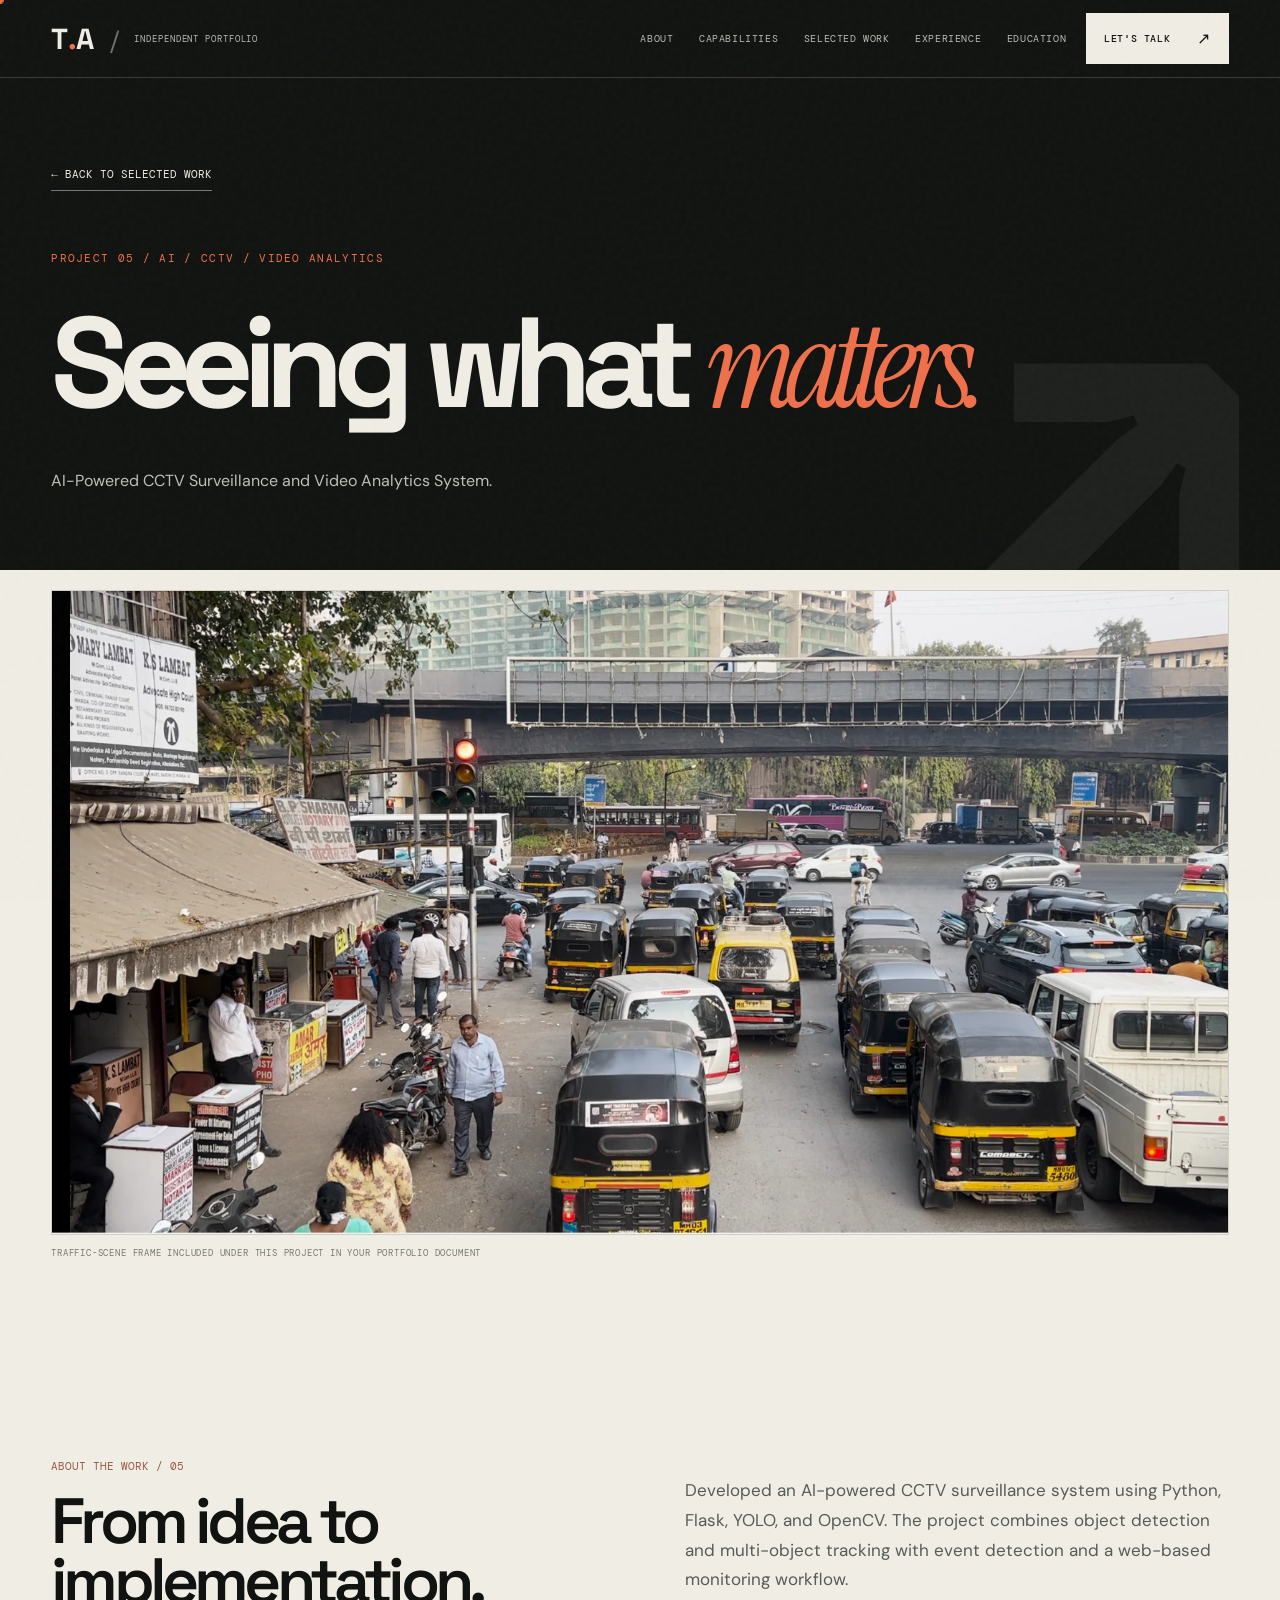
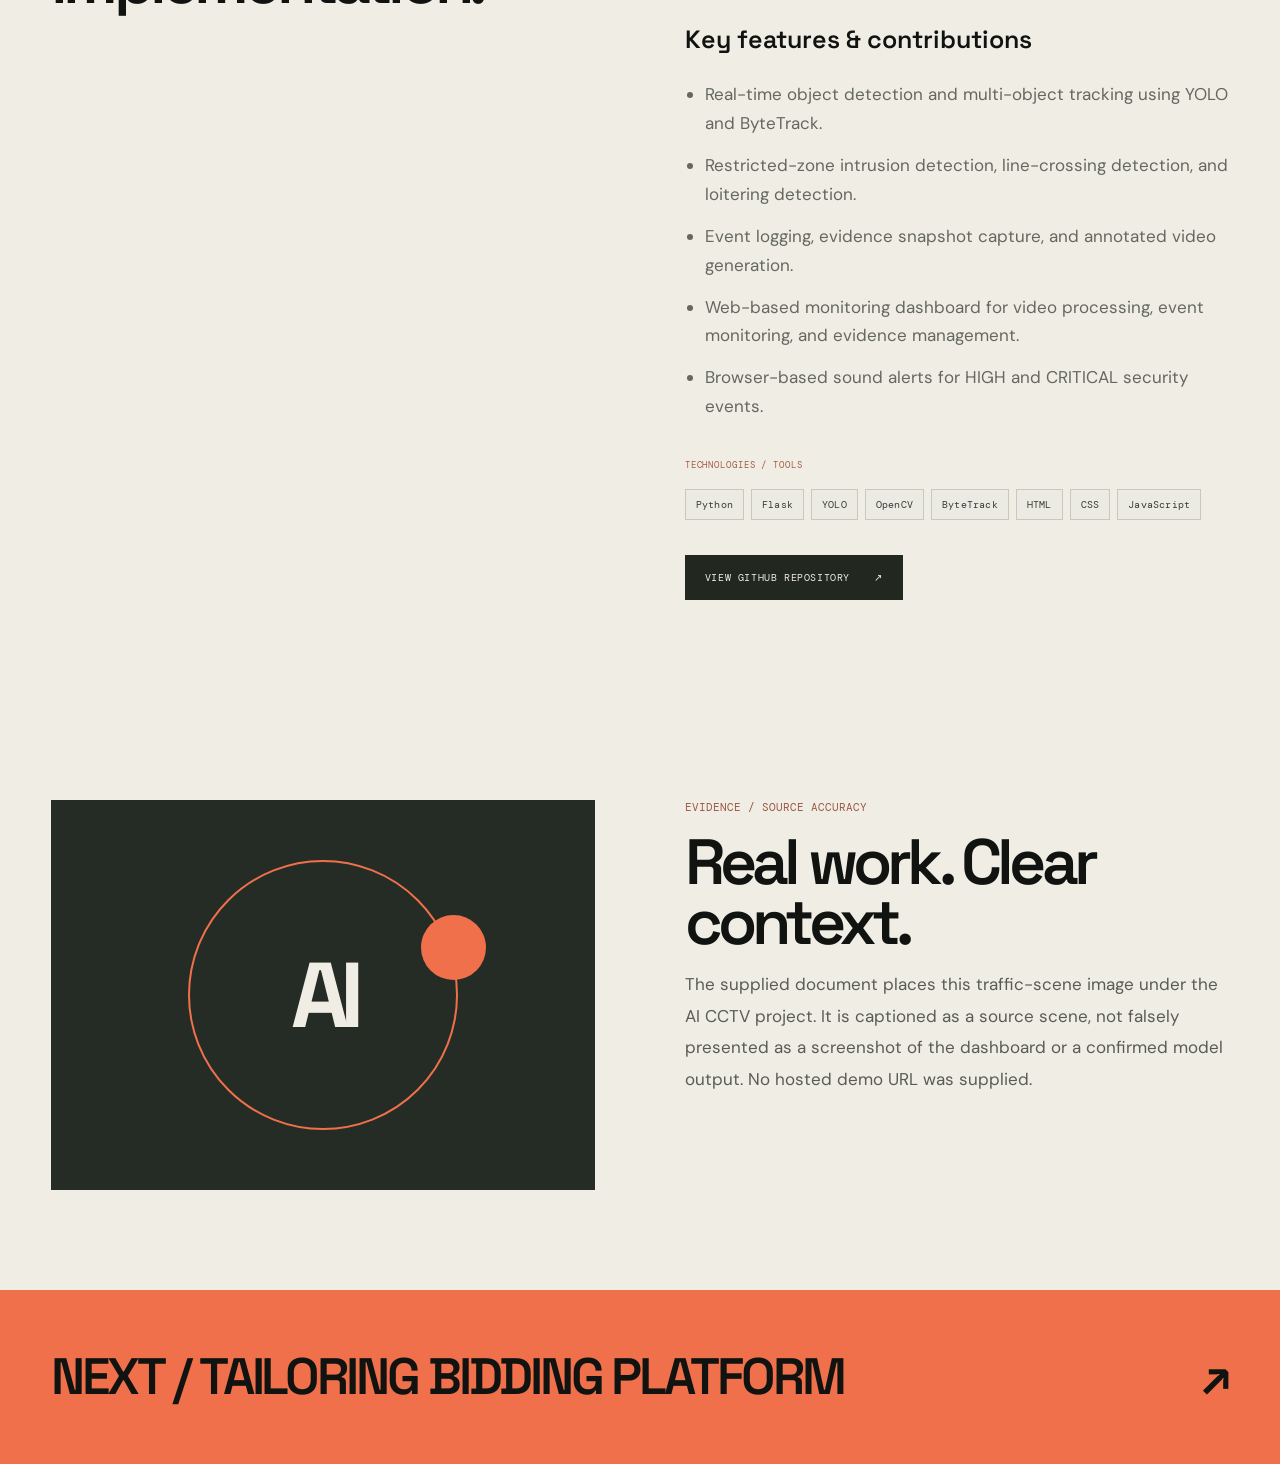
<file: projects/ai-cctv.html>
<!doctype html>
<html lang="en">
<head>
<meta charset="UTF-8"><meta name="viewport" content="width=device-width, initial-scale=1.0"><meta name="theme-color" content="#111311">
<meta name="description" content="AI-Powered CCTV Surveillance and Video Analytics System."><meta property="og:title" content="AI-Powered CCTV Surveillance and Video Analytics System. — Thasneem A.">
<title>AI-Powered CCTV Surveillance and Video Analytics System. — Thasneem A.</title>
<link rel="icon" href="../assets/favicon.svg" type="image/svg+xml">
<link rel="preconnect" href="https://fonts.googleapis.com"><link rel="preconnect" href="https://fonts.gstatic.com" crossorigin>
<link href="https://fonts.googleapis.com/css2?family=DM+Mono:wght@400;500&family=DM+Sans:wght@400;500;600;700&family=Space+Grotesk:wght@400;500;600;700&family=Instrument+Serif:ital@0;1&display=swap" rel="stylesheet">
<link rel="stylesheet" href="../styles.css"><script defer src="../script.js"></script>
</head>
<body><div class="page-loader" aria-hidden="true"><span class="loader-mark">T<span class="accent">.</span>A</span><span class="loader-counter">SELECTED WORK / 05</span></div><div class="noise" aria-hidden="true"></div><div class="cursor-dot" aria-hidden="true"></div><div class="cursor-halo" aria-hidden="true"></div><div class="scroll-meter" aria-hidden="true"></div><a class="skip-link" href="#main">Skip to content</a>
<header class="site-header" id="site-header"><a class="brand" href="../index.html" aria-label="Thasneem A, homepage">T<span class="accent">.</span>A <span class="brand-divider">/</span><small>INDEPENDENT PORTFOLIO</small></a><nav class="desktop-nav" aria-label="Primary navigation"><a href="../index.html#about">ABOUT</a><a href="../index.html#skills">CAPABILITIES</a><a href="../index.html#work">SELECTED WORK</a><a href="../index.html#experience">EXPERIENCE</a><a href="../index.html#education">EDUCATION</a></nav><a href="../index.html#contact" class="header-cta">LET'S TALK <span>↗</span></a><button type="button" class="menu-button" id="menu-button" aria-label="Open navigation" aria-controls="mobile-nav" aria-expanded="false"><span></span><span></span></button></header>
<div class="mobile-nav" id="mobile-nav" aria-hidden="true"><nav aria-label="Mobile navigation"><a href="../index.html#about">About</a><a href="../index.html#expertise">Expertise</a><a href="../index.html#skills">Skills & tools</a><a href="../index.html#work">Selected work</a><a href="../index.html#experience">Experience</a><a href="../index.html#education">Education</a><a href="../index.html#credentials">Credentials</a><a href="../index.html#contact">Contact</a></nav><div class="mobile-social"><a href="https://www.linkedin.com/in/thasneem-a-11b042297" target="_blank" rel="noopener noreferrer">LINKEDIN ↗</a><a href="https://github.com/Thasni121" target="_blank" rel="noopener noreferrer">GITHUB ↗</a></div></div>
<main id="main">
<section class="case-header"><a href="../index.html#work" class="case-back">← BACK TO SELECTED WORK</a><div class="case-category">PROJECT 05 / AI / CCTV / VIDEO ANALYTICS</div><h1>Seeing what <em>matters.</em></h1><p class="case-subtitle">AI-Powered CCTV Surveillance and Video Analytics System.</p></section>
<section class="case-section case-image-section"><div class="case-section-inner"><figure class="case-screenshot"><img src="../assets/project-screenshots/ai-cctv-traffic-scene.webp" alt="Traffic scene screenshot shown under the AI CCTV project in the supplied portfolio document" loading="lazy"><figcaption>TRAFFIC-SCENE FRAME INCLUDED UNDER THIS PROJECT IN YOUR PORTFOLIO DOCUMENT</figcaption></figure></div></section>
<section class="case-section"><div class="case-layout"><div class="reveal"><div class="case-kicker">ABOUT THE WORK / 05</div><h2>From idea to implementation.</h2></div><div class="case-prose reveal"><p>Developed an AI-powered CCTV surveillance system using Python, Flask, YOLO, and OpenCV. The project combines object detection and multi-object tracking with event detection and a web-based monitoring workflow.</p><h3>Key features & contributions</h3><ul><li>Real-time object detection and multi-object tracking using YOLO and ByteTrack.</li><li>Restricted-zone intrusion detection, line-crossing detection, and loitering detection.</li><li>Event logging, evidence snapshot capture, and annotated video generation.</li><li>Web-based monitoring dashboard for video processing, event monitoring, and evidence management.</li><li>Browser-based sound alerts for HIGH and CRITICAL security events.</li></ul><div class="case-tech"><div class="case-kicker">TECHNOLOGIES / TOOLS</div><div class="case-tech-chips"><span>Python</span><span>Flask</span><span>YOLO</span><span>OpenCV</span><span>ByteTrack</span><span>HTML</span><span>CSS</span><span>JavaScript</span></div></div><div class="case-project-links"><a href="https://github.com/Thasni121/AI-CCTV-surveillance-system-" target="_blank" rel="noopener noreferrer">VIEW GITHUB REPOSITORY <span>↗</span></a></div></div></div></section>
<section class="case-section"><div class="case-layout"><div class="case-art reveal"><div class="case-art-ring"></div><div class="case-art-text">AI</div></div><div class="reveal"><div class="case-kicker">EVIDENCE / SOURCE ACCURACY</div><h2>Real work. Clear context.</h2><p class="case-prose">The supplied document places this traffic-scene image under the AI CCTV project. It is captioned as a source scene, not falsely presented as a screenshot of the dashboard or a confirmed model output. No hosted demo URL was supplied.</p></div></div></section>
<a class="case-next" href="tailoring-bidding.html"><span>NEXT / TAILORING BIDDING PLATFORM</span><span>↗</span></a>
</main>
</body></html>
</file>
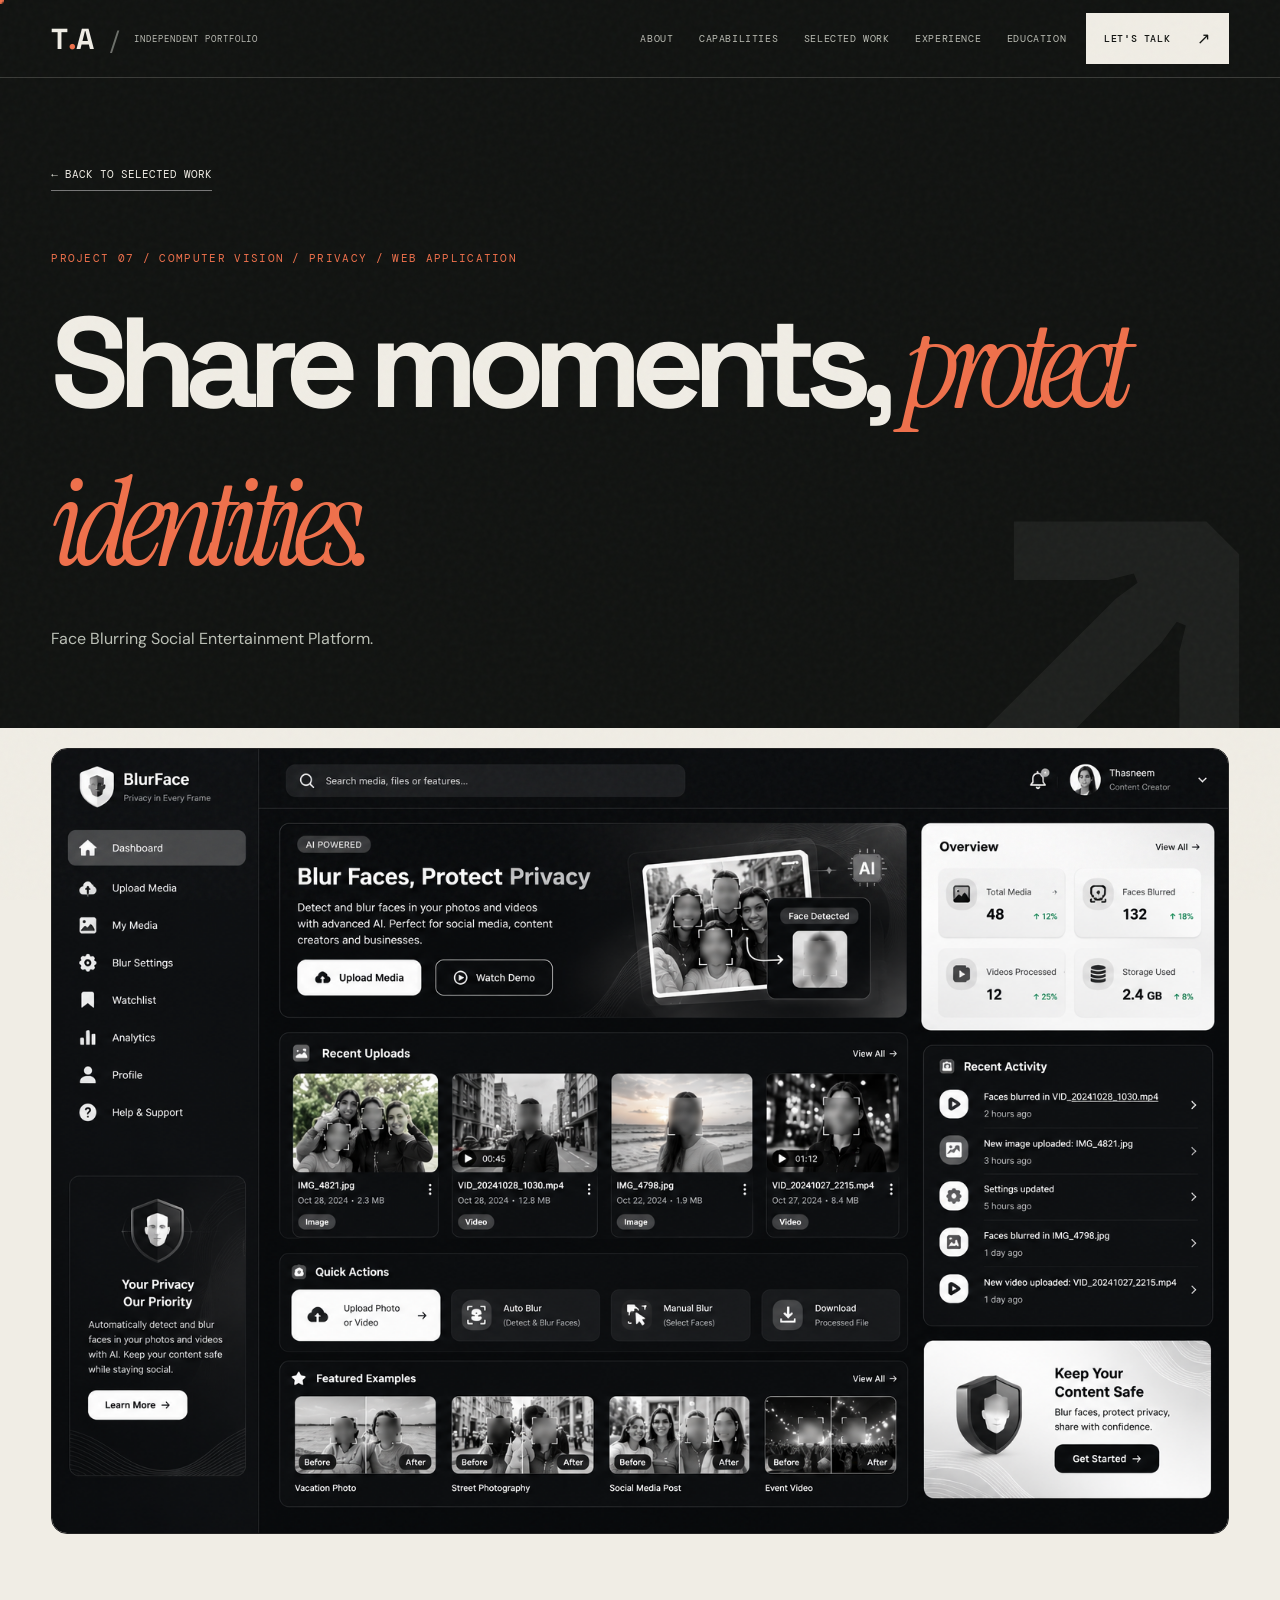
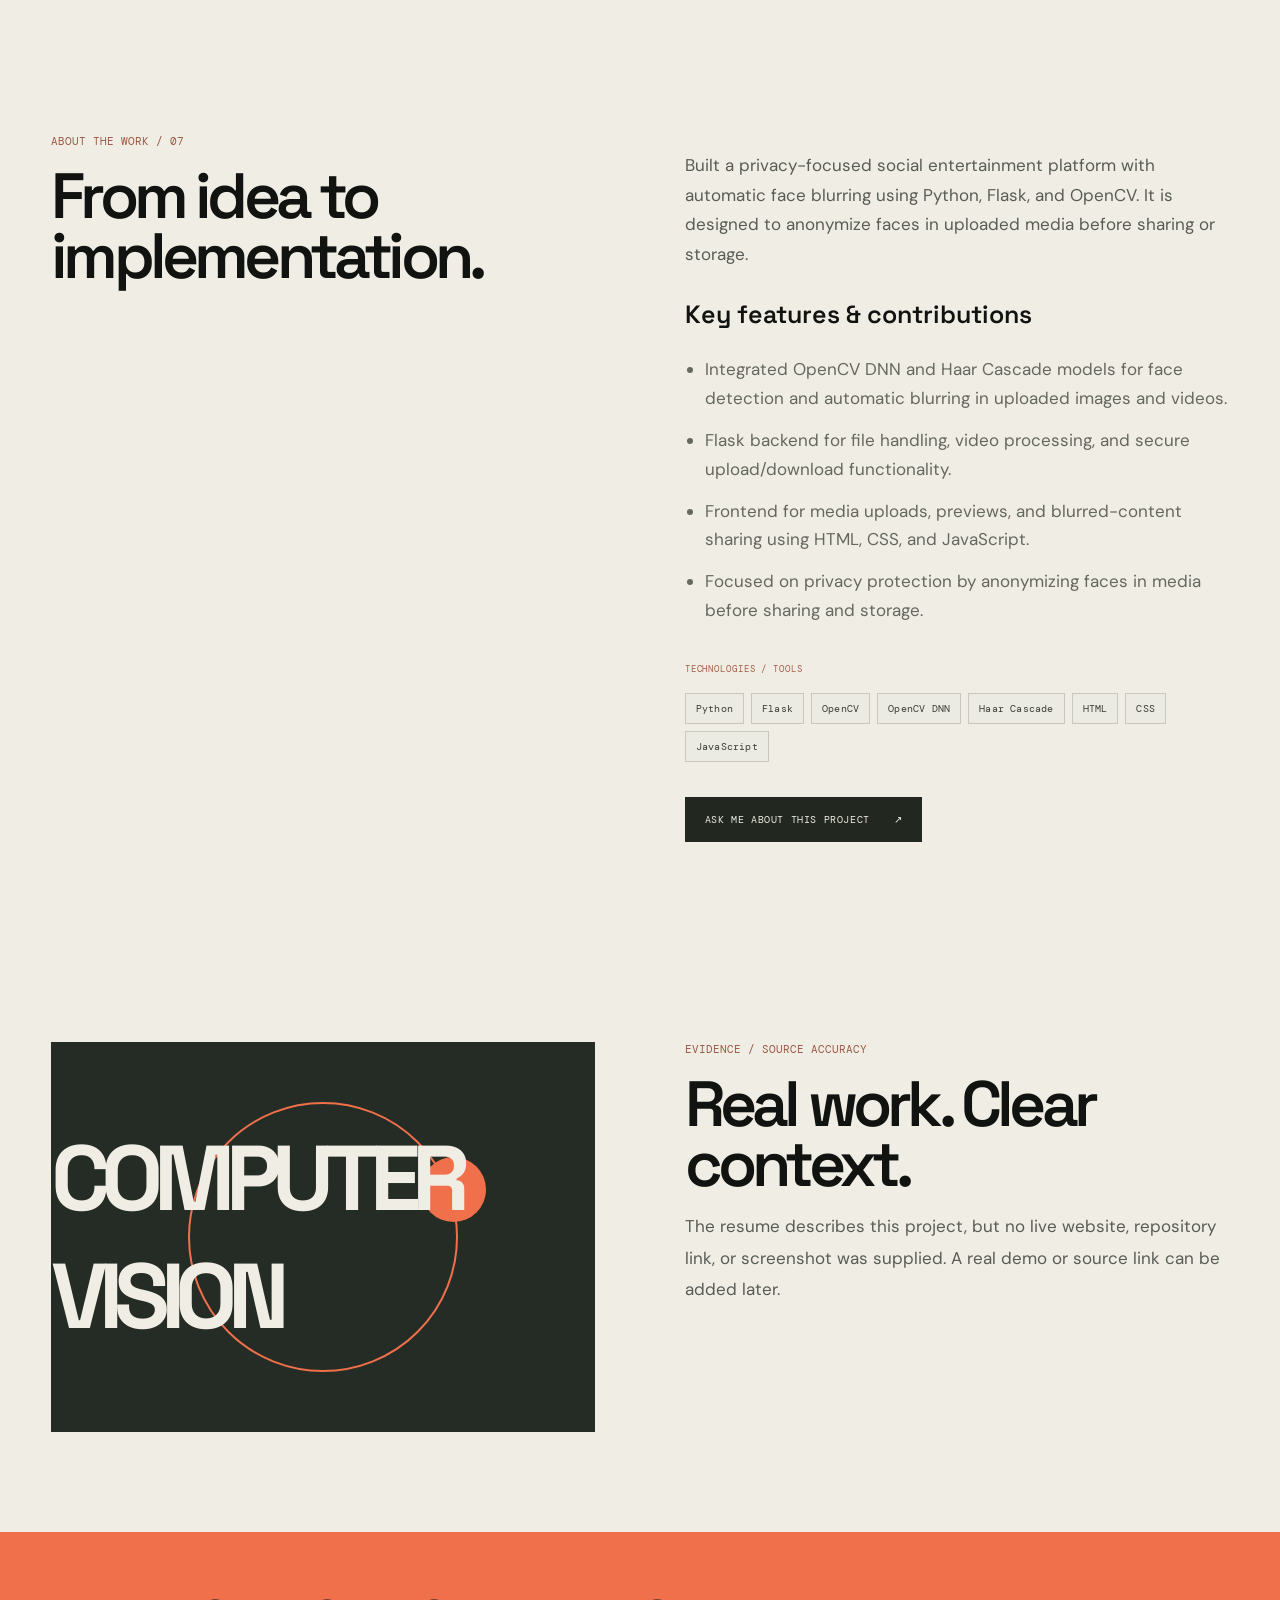
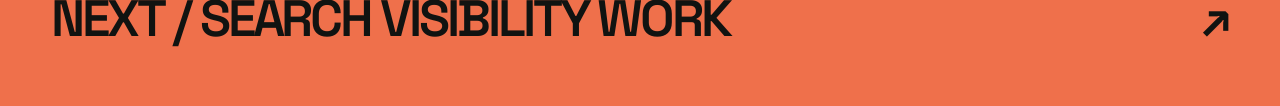
<file: projects/face-blurring.html>
<!doctype html>
<html lang="en">
<head>
<meta charset="UTF-8"><meta name="viewport" content="width=device-width, initial-scale=1.0"><meta name="theme-color" content="#111311">
<meta name="description" content="Face Blurring Social Entertainment Platform."><meta property="og:title" content="Face Blurring Social Entertainment Platform. — Thasneem A.">
<title>Face Blurring Social Entertainment Platform. — Thasneem A.</title>
<link rel="icon" href="../assets/favicon.svg" type="image/svg+xml">
<link rel="preconnect" href="https://fonts.googleapis.com"><link rel="preconnect" href="https://fonts.gstatic.com" crossorigin>
<link href="https://fonts.googleapis.com/css2?family=DM+Mono:wght@400;500&family=DM+Sans:wght@400;500;600;700&family=Space+Grotesk:wght@400;500;600;700&family=Instrument+Serif:ital@0;1&display=swap" rel="stylesheet">
<link rel="stylesheet" href="../styles.css"><script defer src="../script.js"></script>
</head>
<body><div class="page-loader" aria-hidden="true"><span class="loader-mark">T<span class="accent">.</span>A</span><span class="loader-counter">SELECTED WORK / 07</span></div><div class="noise" aria-hidden="true"></div><div class="cursor-dot" aria-hidden="true"></div><div class="cursor-halo" aria-hidden="true"></div><div class="scroll-meter" aria-hidden="true"></div><a class="skip-link" href="#main">Skip to content</a>
<header class="site-header" id="site-header"><a class="brand" href="../index.html" aria-label="Thasneem A, homepage">T<span class="accent">.</span>A <span class="brand-divider">/</span><small>INDEPENDENT PORTFOLIO</small></a><nav class="desktop-nav" aria-label="Primary navigation"><a href="../index.html#about">ABOUT</a><a href="../index.html#skills">CAPABILITIES</a><a href="../index.html#work">SELECTED WORK</a><a href="../index.html#experience">EXPERIENCE</a><a href="../index.html#education">EDUCATION</a></nav><a href="../index.html#contact" class="header-cta">LET'S TALK <span>↗</span></a><button type="button" class="menu-button" id="menu-button" aria-label="Open navigation" aria-controls="mobile-nav" aria-expanded="false"><span></span><span></span></button></header>
<div class="mobile-nav" id="mobile-nav" aria-hidden="true"><nav aria-label="Mobile navigation"><a href="../index.html#about">About</a><a href="../index.html#expertise">Expertise</a><a href="../index.html#skills">Skills & tools</a><a href="../index.html#work">Selected work</a><a href="../index.html#experience">Experience</a><a href="../index.html#education">Education</a><a href="../index.html#credentials">Credentials</a><a href="../index.html#contact">Contact</a></nav><div class="mobile-social"><a href="https://www.linkedin.com/in/thasneem-a-11b042297" target="_blank" rel="noopener noreferrer">LINKEDIN ↗</a><a href="https://github.com/Thasni121" target="_blank" rel="noopener noreferrer">GITHUB ↗</a></div></div>
<main id="main">
<section class="case-header"><a href="../index.html#work" class="case-back">← BACK TO SELECTED WORK</a><div class="case-category">PROJECT 07 / COMPUTER VISION / PRIVACY / WEB APPLICATION</div><h1>Share moments, <em>protect identities.</em></h1><p class="case-subtitle">Face Blurring Social Entertainment Platform.</p></section>
<section class="case-section case-image-section">
  <div class="case-section-inner">
    <img src="../assets/project-screenshots/faceblur.webp" 
         alt="Tailoring Haggling Economizing System - Online Bidding Platform Screenshot" 
         style="width:100%; height:auto; border-radius:16px; display:block; border:1px solid #222;">
  </div>
</section>
<section class="case-section"><div class="case-layout"><div class="reveal"><div class="case-kicker">ABOUT THE WORK / 07</div><h2>From idea to implementation.</h2></div><div class="case-prose reveal"><p>Built a privacy-focused social entertainment platform with automatic face blurring using Python, Flask, and OpenCV. It is designed to anonymize faces in uploaded media before sharing or storage.</p><h3>Key features & contributions</h3><ul><li>Integrated OpenCV DNN and Haar Cascade models for face detection and automatic blurring in uploaded images and videos.</li><li>Flask backend for file handling, video processing, and secure upload/download functionality.</li><li>Frontend for media uploads, previews, and blurred-content sharing using HTML, CSS, and JavaScript.</li><li>Focused on privacy protection by anonymizing faces in media before sharing and storage.</li></ul><div class="case-tech"><div class="case-kicker">TECHNOLOGIES / TOOLS</div><div class="case-tech-chips"><span>Python</span><span>Flask</span><span>OpenCV</span><span>OpenCV DNN</span><span>Haar Cascade</span><span>HTML</span><span>CSS</span><span>JavaScript</span></div></div><div class="case-project-links"><a href="../index.html#contact">ASK ME ABOUT THIS PROJECT <span>↗</span></a></div></div></div></section>
<section class="case-section"><div class="case-layout"><div class="case-art reveal"><div class="case-art-ring"></div><div class="case-art-text">COMPUTER VISION</div></div><div class="reveal"><div class="case-kicker">EVIDENCE / SOURCE ACCURACY</div><h2>Real work. Clear context.</h2><p class="case-prose">The resume describes this project, but no live website, repository link, or screenshot was supplied. A real demo or source link can be added later.</p></div></div></section>
<a class="case-next" href="search-visibility.html"><span>NEXT / SEARCH VISIBILITY WORK</span><span>↗</span></a>
</main>
</body></html>
</file>
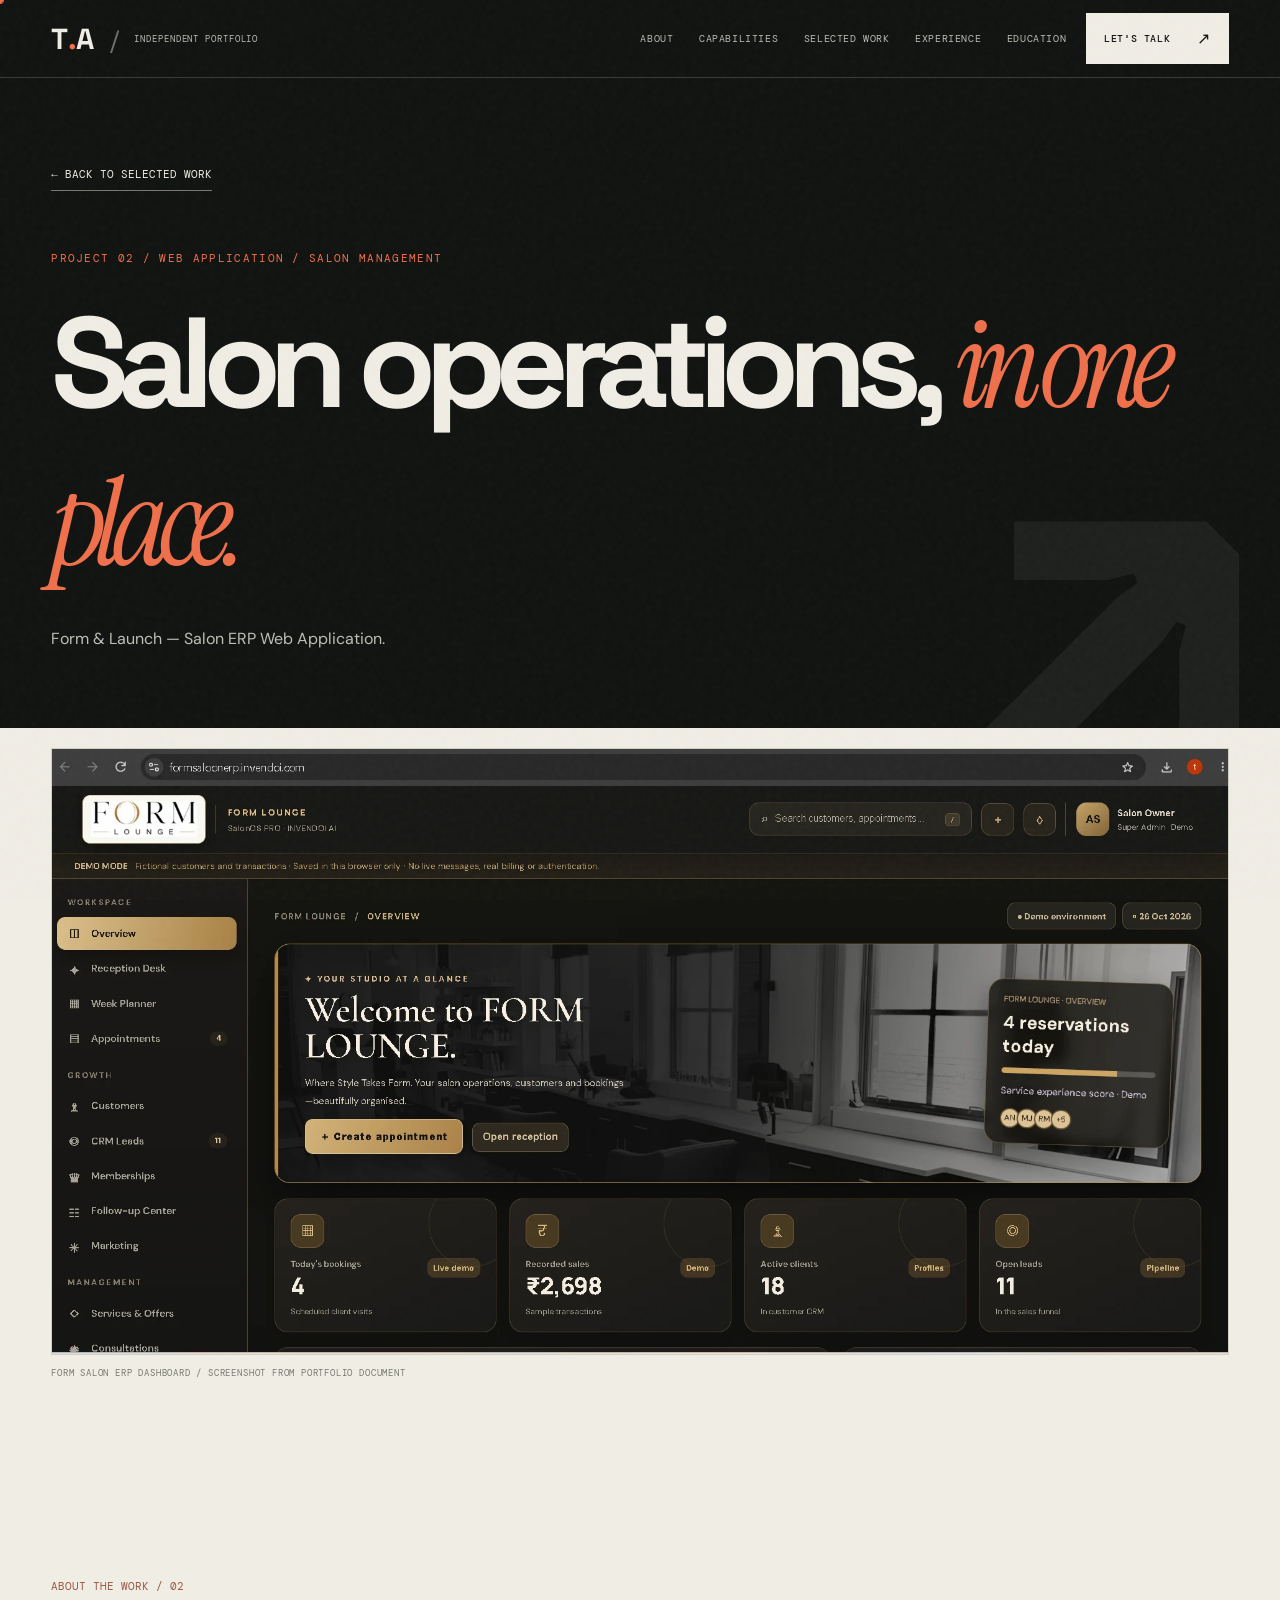
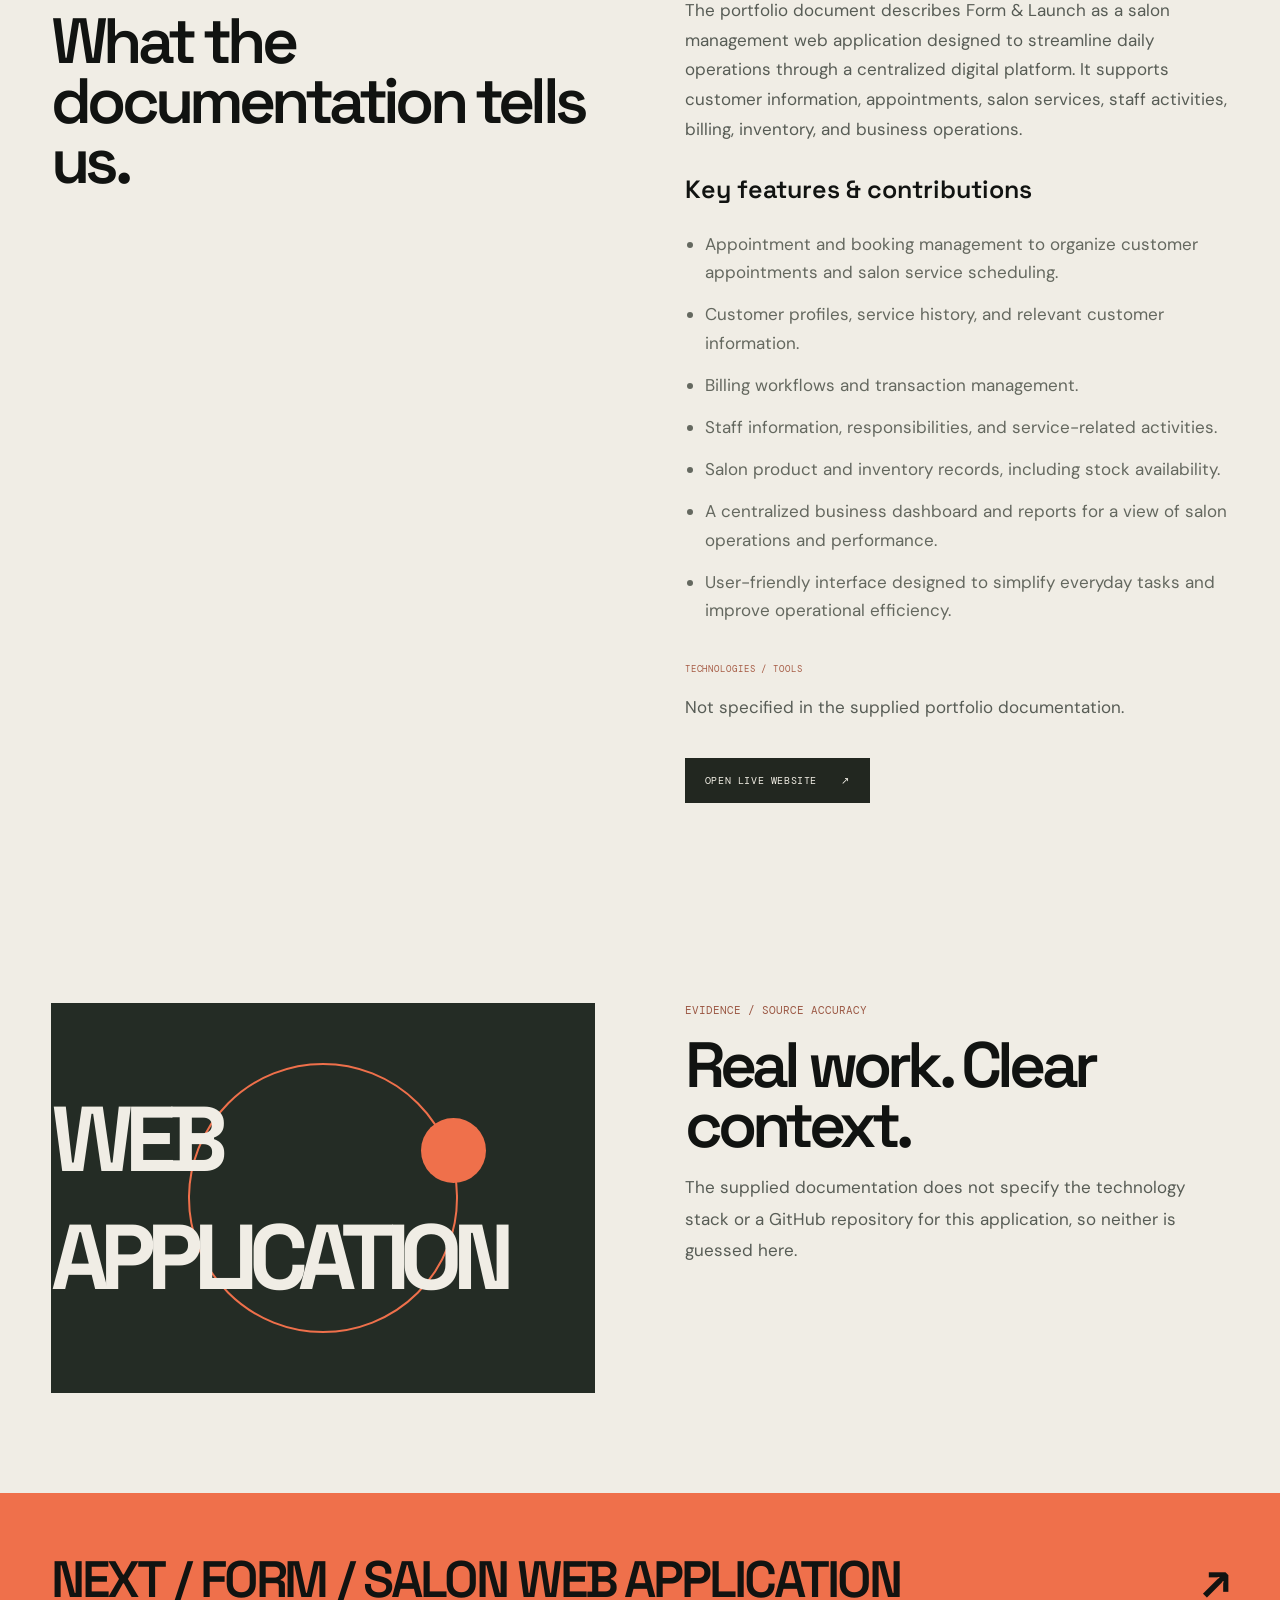
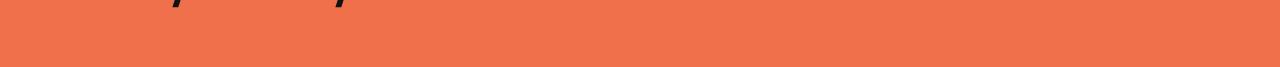
<file: projects/salon-erp.html>
<!doctype html>
<html lang="en">
<head>
<meta charset="UTF-8"><meta name="viewport" content="width=device-width, initial-scale=1.0"><meta name="theme-color" content="#111311">
<meta name="description" content="Form &amp; Launch — Salon ERP Web Application."><meta property="og:title" content="Form &amp; Launch — Salon ERP Web Application. — Thasneem A.">
<title>Form &amp; Launch — Salon ERP Web Application. — Thasneem A.</title>
<link rel="icon" href="../assets/favicon.svg" type="image/svg+xml">
<link rel="preconnect" href="https://fonts.googleapis.com"><link rel="preconnect" href="https://fonts.gstatic.com" crossorigin>
<link href="https://fonts.googleapis.com/css2?family=DM+Mono:wght@400;500&family=DM+Sans:wght@400;500;600;700&family=Space+Grotesk:wght@400;500;600;700&family=Instrument+Serif:ital@0;1&display=swap" rel="stylesheet">
<link rel="stylesheet" href="../styles.css"><script defer src="../script.js"></script>
</head>
<body><div class="page-loader" aria-hidden="true"><span class="loader-mark">T<span class="accent">.</span>A</span><span class="loader-counter">SELECTED WORK / 02</span></div><div class="noise" aria-hidden="true"></div><div class="cursor-dot" aria-hidden="true"></div><div class="cursor-halo" aria-hidden="true"></div><div class="scroll-meter" aria-hidden="true"></div><a class="skip-link" href="#main">Skip to content</a>
<header class="site-header" id="site-header"><a class="brand" href="../index.html" aria-label="Thasneem A, homepage">T<span class="accent">.</span>A <span class="brand-divider">/</span><small>INDEPENDENT PORTFOLIO</small></a><nav class="desktop-nav" aria-label="Primary navigation"><a href="../index.html#about">ABOUT</a><a href="../index.html#skills">CAPABILITIES</a><a href="../index.html#work">SELECTED WORK</a><a href="../index.html#experience">EXPERIENCE</a><a href="../index.html#education">EDUCATION</a></nav><a href="../index.html#contact" class="header-cta">LET'S TALK <span>↗</span></a><button type="button" class="menu-button" id="menu-button" aria-label="Open navigation" aria-controls="mobile-nav" aria-expanded="false"><span></span><span></span></button></header>
<div class="mobile-nav" id="mobile-nav" aria-hidden="true"><nav aria-label="Mobile navigation"><a href="../index.html#about">About</a><a href="../index.html#expertise">Expertise</a><a href="../index.html#skills">Skills & tools</a><a href="../index.html#work">Selected work</a><a href="../index.html#experience">Experience</a><a href="../index.html#education">Education</a><a href="../index.html#credentials">Credentials</a><a href="../index.html#contact">Contact</a></nav><div class="mobile-social"><a href="https://www.linkedin.com/in/thasneem-a-11b042297" target="_blank" rel="noopener noreferrer">LINKEDIN ↗</a><a href="https://github.com/Thasni121" target="_blank" rel="noopener noreferrer">GITHUB ↗</a></div></div>
<main id="main">
<section class="case-header"><a href="../index.html#work" class="case-back">← BACK TO SELECTED WORK</a><div class="case-category">PROJECT 02 / WEB APPLICATION / SALON MANAGEMENT</div><h1>Salon operations, <em>in one place.</em></h1><p class="case-subtitle">Form &amp; Launch — Salon ERP Web Application.</p></section>
<section class="case-section case-image-section"><div class="case-section-inner"><figure class="case-screenshot"><img src="../assets/project-screenshots/salon-erp-dashboard.webp" alt="Form Salon ERP dashboard screenshot from the supplied portfolio documentation" loading="lazy"><figcaption>FORM SALON ERP DASHBOARD / SCREENSHOT FROM PORTFOLIO DOCUMENT</figcaption></figure></div></section>
<section class="case-section"><div class="case-layout"><div class="reveal"><div class="case-kicker">ABOUT THE WORK / 02</div><h2>What the documentation tells us.</h2></div><div class="case-prose reveal"><p>The portfolio document describes Form &amp; Launch as a salon management web application designed to streamline daily operations through a centralized digital platform. It supports customer information, appointments, salon services, staff activities, billing, inventory, and business operations.</p><h3>Key features & contributions</h3><ul><li>Appointment and booking management to organize customer appointments and salon service scheduling.</li><li>Customer profiles, service history, and relevant customer information.</li><li>Billing workflows and transaction management.</li><li>Staff information, responsibilities, and service-related activities.</li><li>Salon product and inventory records, including stock availability.</li><li>A centralized business dashboard and reports for a view of salon operations and performance.</li><li>User-friendly interface designed to simplify everyday tasks and improve operational efficiency.</li></ul><div class="case-tech"><div class="case-kicker">TECHNOLOGIES / TOOLS</div><p>Not specified in the supplied portfolio documentation.</p></div><div class="case-project-links"><a href="https://formsaloonerp.invendoi.com/" target="_blank" rel="noopener noreferrer">OPEN LIVE WEBSITE <span>↗</span></a></div></div></div></section>
<section class="case-section"><div class="case-layout"><div class="case-art reveal"><div class="case-art-ring"></div><div class="case-art-text">WEB APPLICATION</div></div><div class="reveal"><div class="case-kicker">EVIDENCE / SOURCE ACCURACY</div><h2>Real work. Clear context.</h2><p class="case-prose">The supplied documentation does not specify the technology stack or a GitHub repository for this application, so neither is guessed here.</p></div></div></section>
<a class="case-next" href="salon-web-app.html"><span>NEXT / FORM / SALON WEB APPLICATION</span><span>↗</span></a>
</main>
</body></html>
</file>
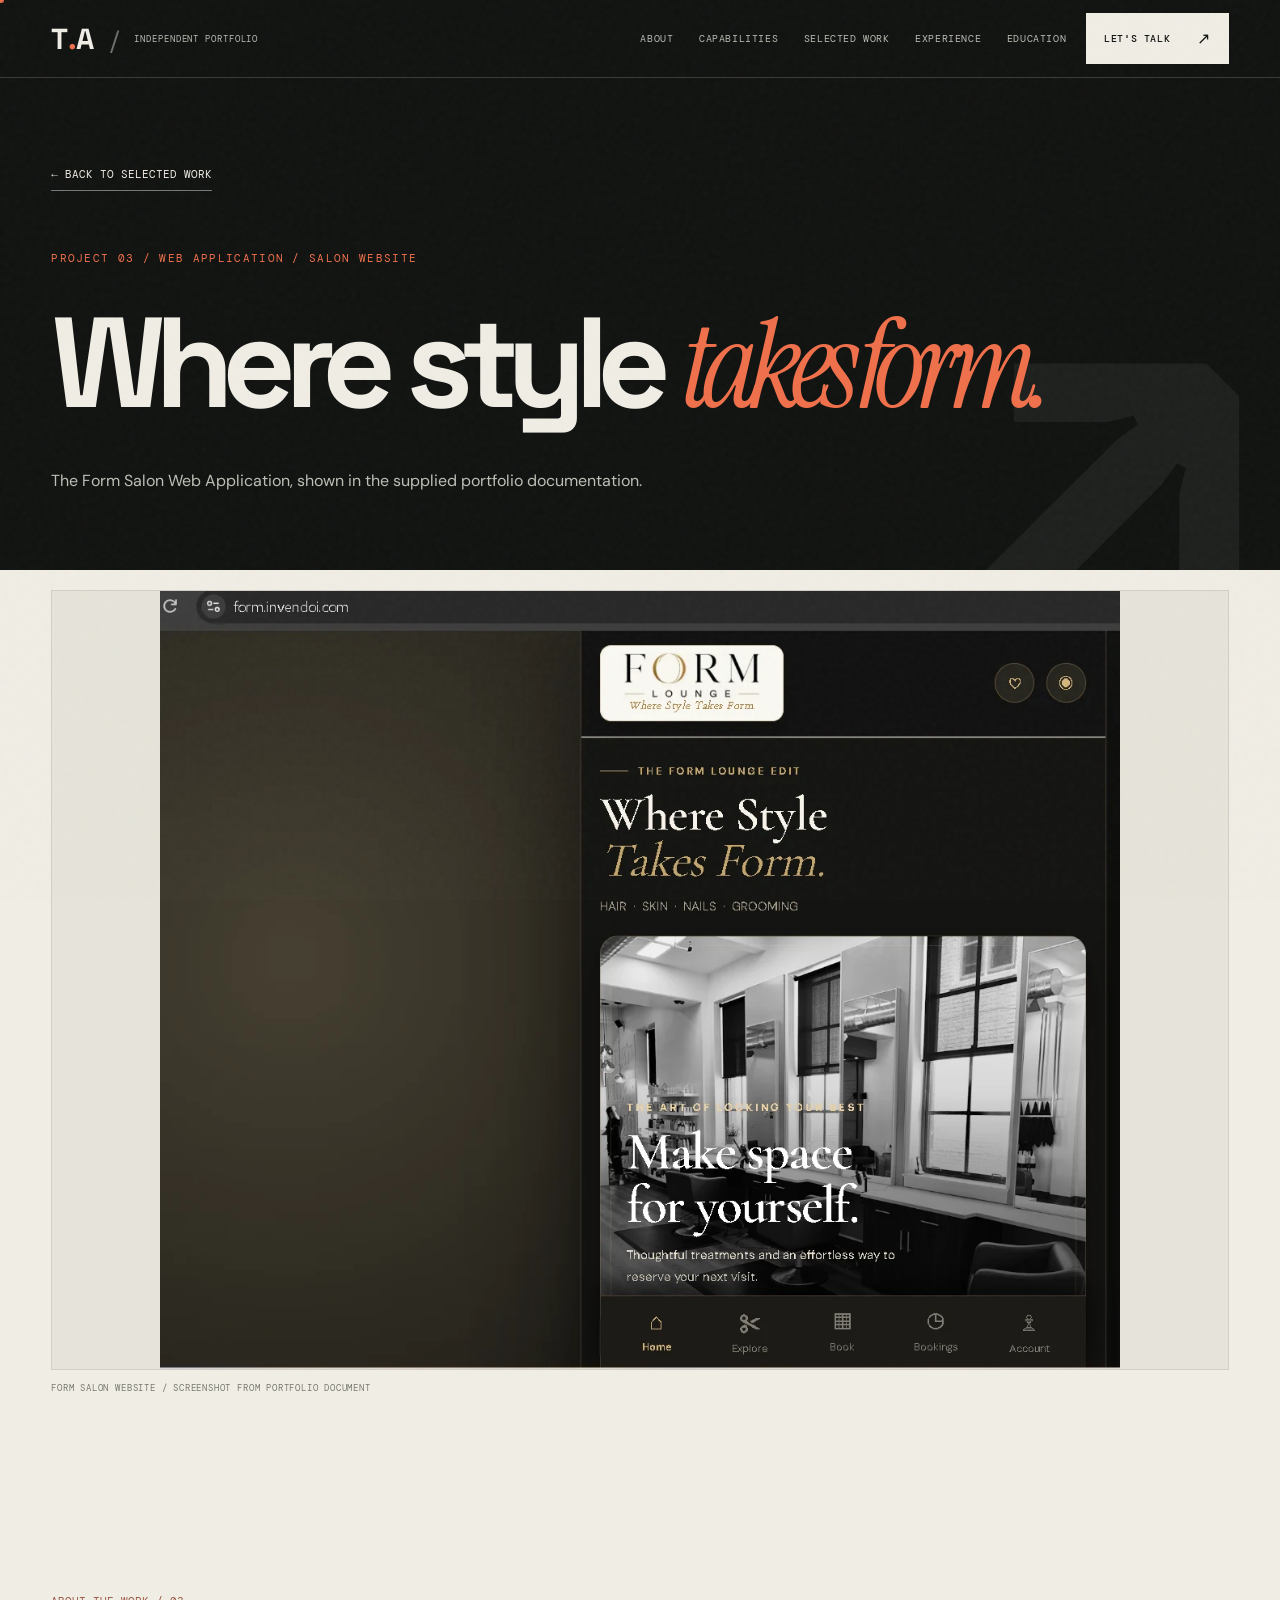
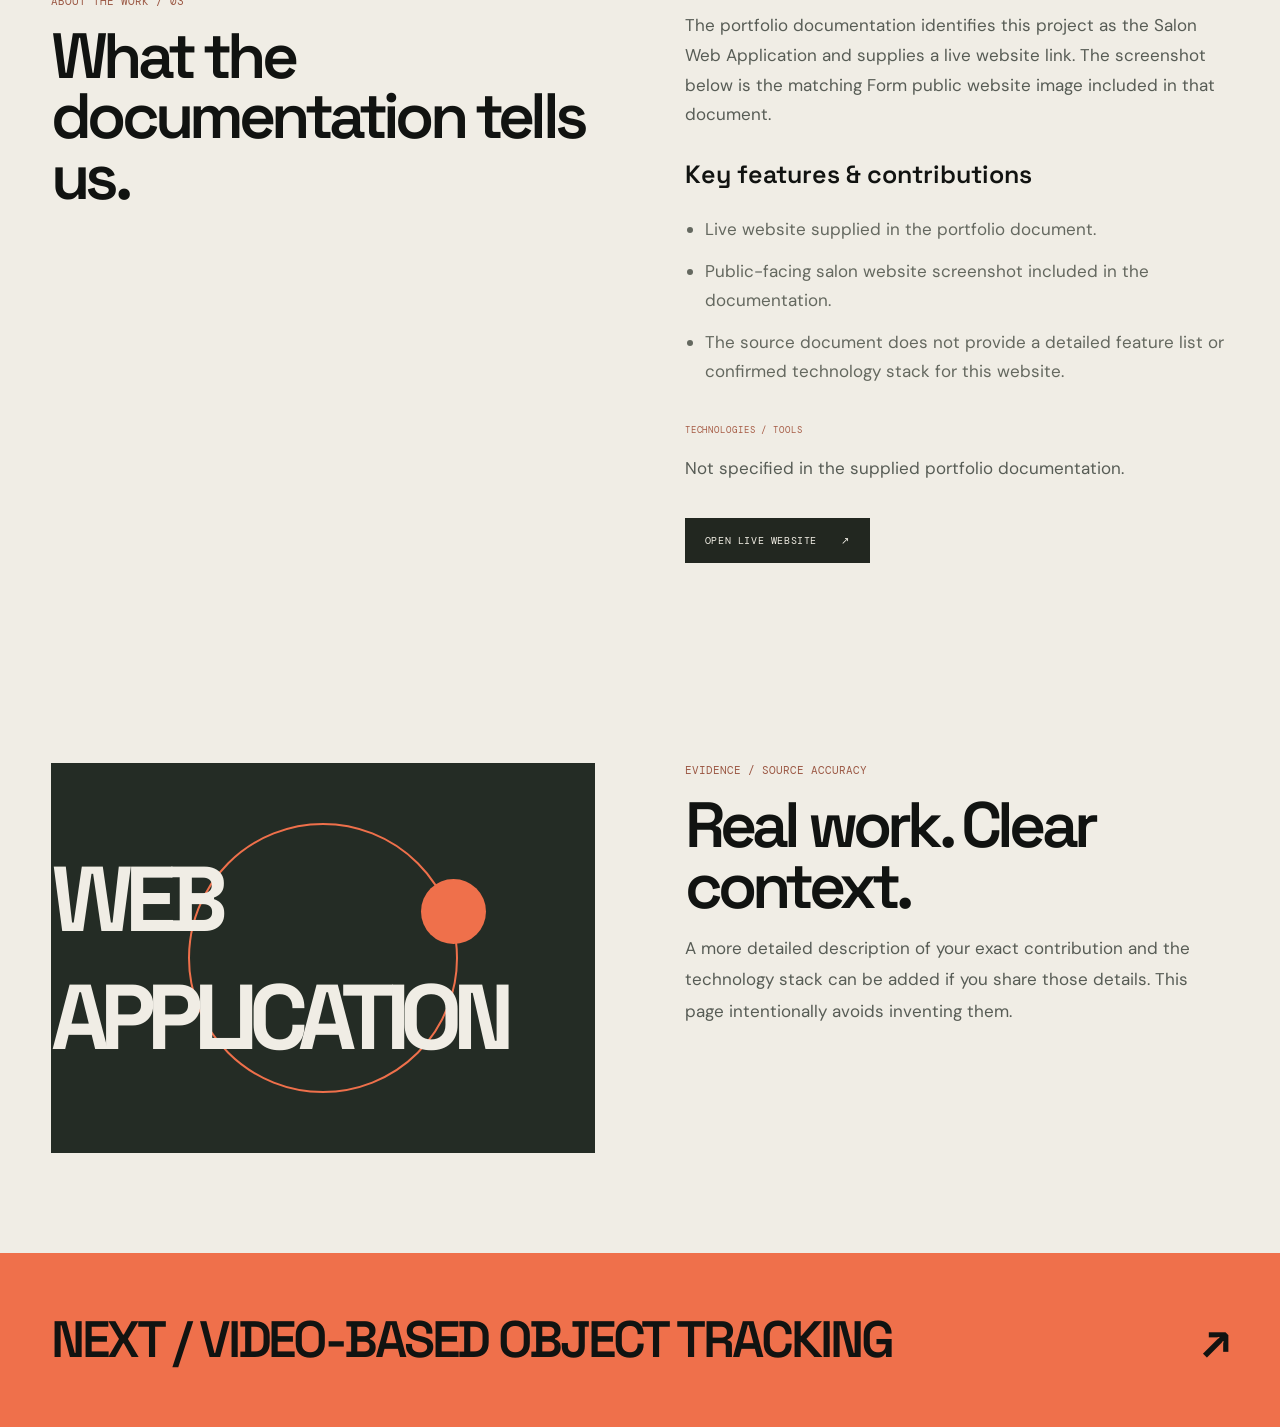
<file: projects/salon-web-app.html>
<!doctype html>
<html lang="en">
<head>
<meta charset="UTF-8"><meta name="viewport" content="width=device-width, initial-scale=1.0"><meta name="theme-color" content="#111311">
<meta name="description" content="The Form Salon Web Application, shown in the supplied portfolio documentation."><meta property="og:title" content="The Form Salon Web Application, shown in the supplied portfolio documentation. — Thasneem A.">
<title>The Form Salon Web Application, shown in the supplied portfolio documentation. — Thasneem A.</title>
<link rel="icon" href="../assets/favicon.svg" type="image/svg+xml">
<link rel="preconnect" href="https://fonts.googleapis.com"><link rel="preconnect" href="https://fonts.gstatic.com" crossorigin>
<link href="https://fonts.googleapis.com/css2?family=DM+Mono:wght@400;500&family=DM+Sans:wght@400;500;600;700&family=Space+Grotesk:wght@400;500;600;700&family=Instrument+Serif:ital@0;1&display=swap" rel="stylesheet">
<link rel="stylesheet" href="../styles.css"><script defer src="../script.js"></script>
</head>
<body><div class="page-loader" aria-hidden="true"><span class="loader-mark">T<span class="accent">.</span>A</span><span class="loader-counter">SELECTED WORK / 03</span></div><div class="noise" aria-hidden="true"></div><div class="cursor-dot" aria-hidden="true"></div><div class="cursor-halo" aria-hidden="true"></div><div class="scroll-meter" aria-hidden="true"></div><a class="skip-link" href="#main">Skip to content</a>
<header class="site-header" id="site-header"><a class="brand" href="../index.html" aria-label="Thasneem A, homepage">T<span class="accent">.</span>A <span class="brand-divider">/</span><small>INDEPENDENT PORTFOLIO</small></a><nav class="desktop-nav" aria-label="Primary navigation"><a href="../index.html#about">ABOUT</a><a href="../index.html#skills">CAPABILITIES</a><a href="../index.html#work">SELECTED WORK</a><a href="../index.html#experience">EXPERIENCE</a><a href="../index.html#education">EDUCATION</a></nav><a href="../index.html#contact" class="header-cta">LET'S TALK <span>↗</span></a><button type="button" class="menu-button" id="menu-button" aria-label="Open navigation" aria-controls="mobile-nav" aria-expanded="false"><span></span><span></span></button></header>
<div class="mobile-nav" id="mobile-nav" aria-hidden="true"><nav aria-label="Mobile navigation"><a href="../index.html#about">About</a><a href="../index.html#expertise">Expertise</a><a href="../index.html#skills">Skills & tools</a><a href="../index.html#work">Selected work</a><a href="../index.html#experience">Experience</a><a href="../index.html#education">Education</a><a href="../index.html#credentials">Credentials</a><a href="../index.html#contact">Contact</a></nav><div class="mobile-social"><a href="https://www.linkedin.com/in/thasneem-a-11b042297" target="_blank" rel="noopener noreferrer">LINKEDIN ↗</a><a href="https://github.com/Thasni121" target="_blank" rel="noopener noreferrer">GITHUB ↗</a></div></div>
<main id="main">
<section class="case-header"><a href="../index.html#work" class="case-back">← BACK TO SELECTED WORK</a><div class="case-category">PROJECT 03 / WEB APPLICATION / SALON WEBSITE</div><h1>Where style <em>takes form.</em></h1><p class="case-subtitle">The Form Salon Web Application, shown in the supplied portfolio documentation.</p></section>
<section class="case-section case-image-section"><div class="case-section-inner"><figure class="case-screenshot"><img src="../assets/project-screenshots/salon-web-application.webp" alt="Form Salon public website screenshot from the supplied portfolio documentation" loading="lazy"><figcaption>FORM SALON WEBSITE / SCREENSHOT FROM PORTFOLIO DOCUMENT</figcaption></figure></div></section>
<section class="case-section"><div class="case-layout"><div class="reveal"><div class="case-kicker">ABOUT THE WORK / 03</div><h2>What the documentation tells us.</h2></div><div class="case-prose reveal"><p>The portfolio documentation identifies this project as the Salon Web Application and supplies a live website link. The screenshot below is the matching Form public website image included in that document.</p><h3>Key features & contributions</h3><ul><li>Live website supplied in the portfolio document.</li><li>Public-facing salon website screenshot included in the documentation.</li><li>The source document does not provide a detailed feature list or confirmed technology stack for this website.</li></ul><div class="case-tech"><div class="case-kicker">TECHNOLOGIES / TOOLS</div><p>Not specified in the supplied portfolio documentation.</p></div><div class="case-project-links"><a href="https://form.invendoi.com/" target="_blank" rel="noopener noreferrer">OPEN LIVE WEBSITE <span>↗</span></a></div></div></div></section>
<section class="case-section"><div class="case-layout"><div class="case-art reveal"><div class="case-art-ring"></div><div class="case-art-text">WEB APPLICATION</div></div><div class="reveal"><div class="case-kicker">EVIDENCE / SOURCE ACCURACY</div><h2>Real work. Clear context.</h2><p class="case-prose">A more detailed description of your exact contribution and the technology stack can be added if you share those details. This page intentionally avoids inventing them.</p></div></div></section>
<a class="case-next" href="video-tracking.html"><span>NEXT / VIDEO-BASED OBJECT TRACKING</span><span>↗</span></a>
</main>
</body></html>
</file>
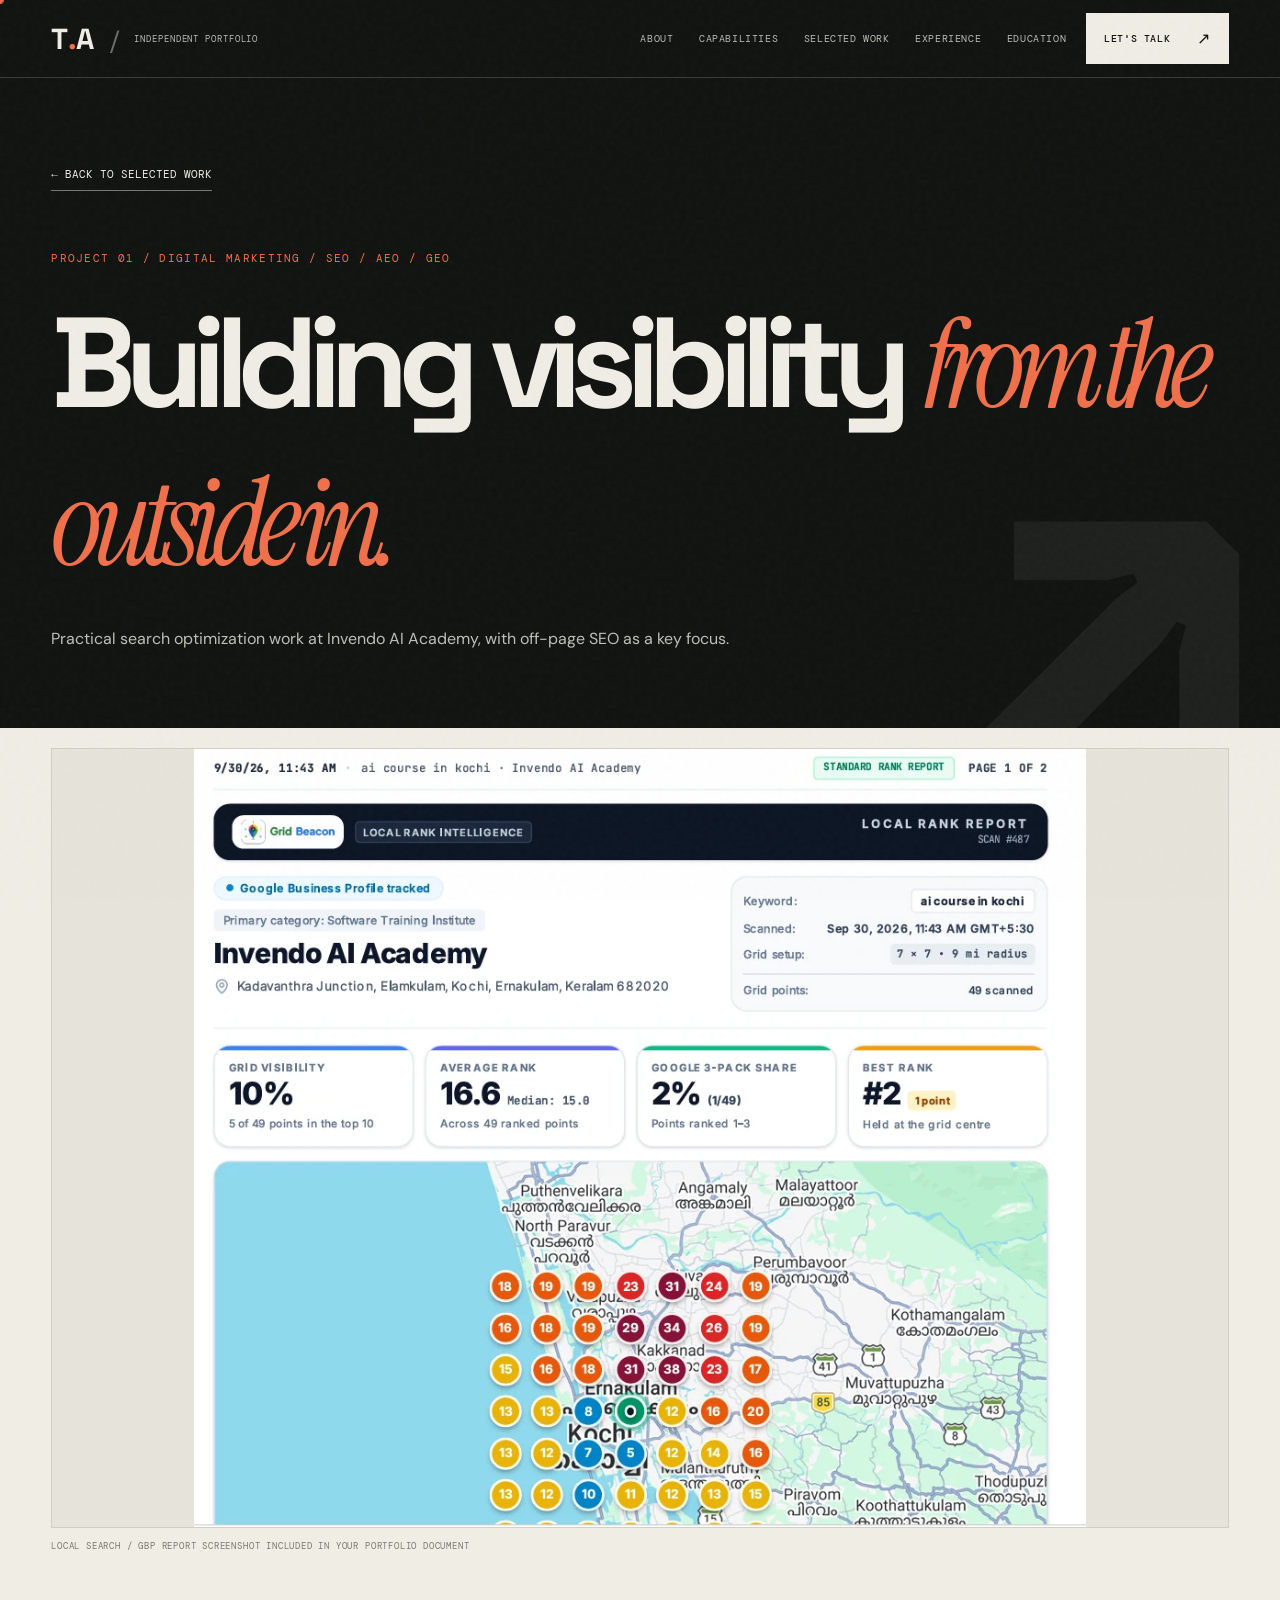
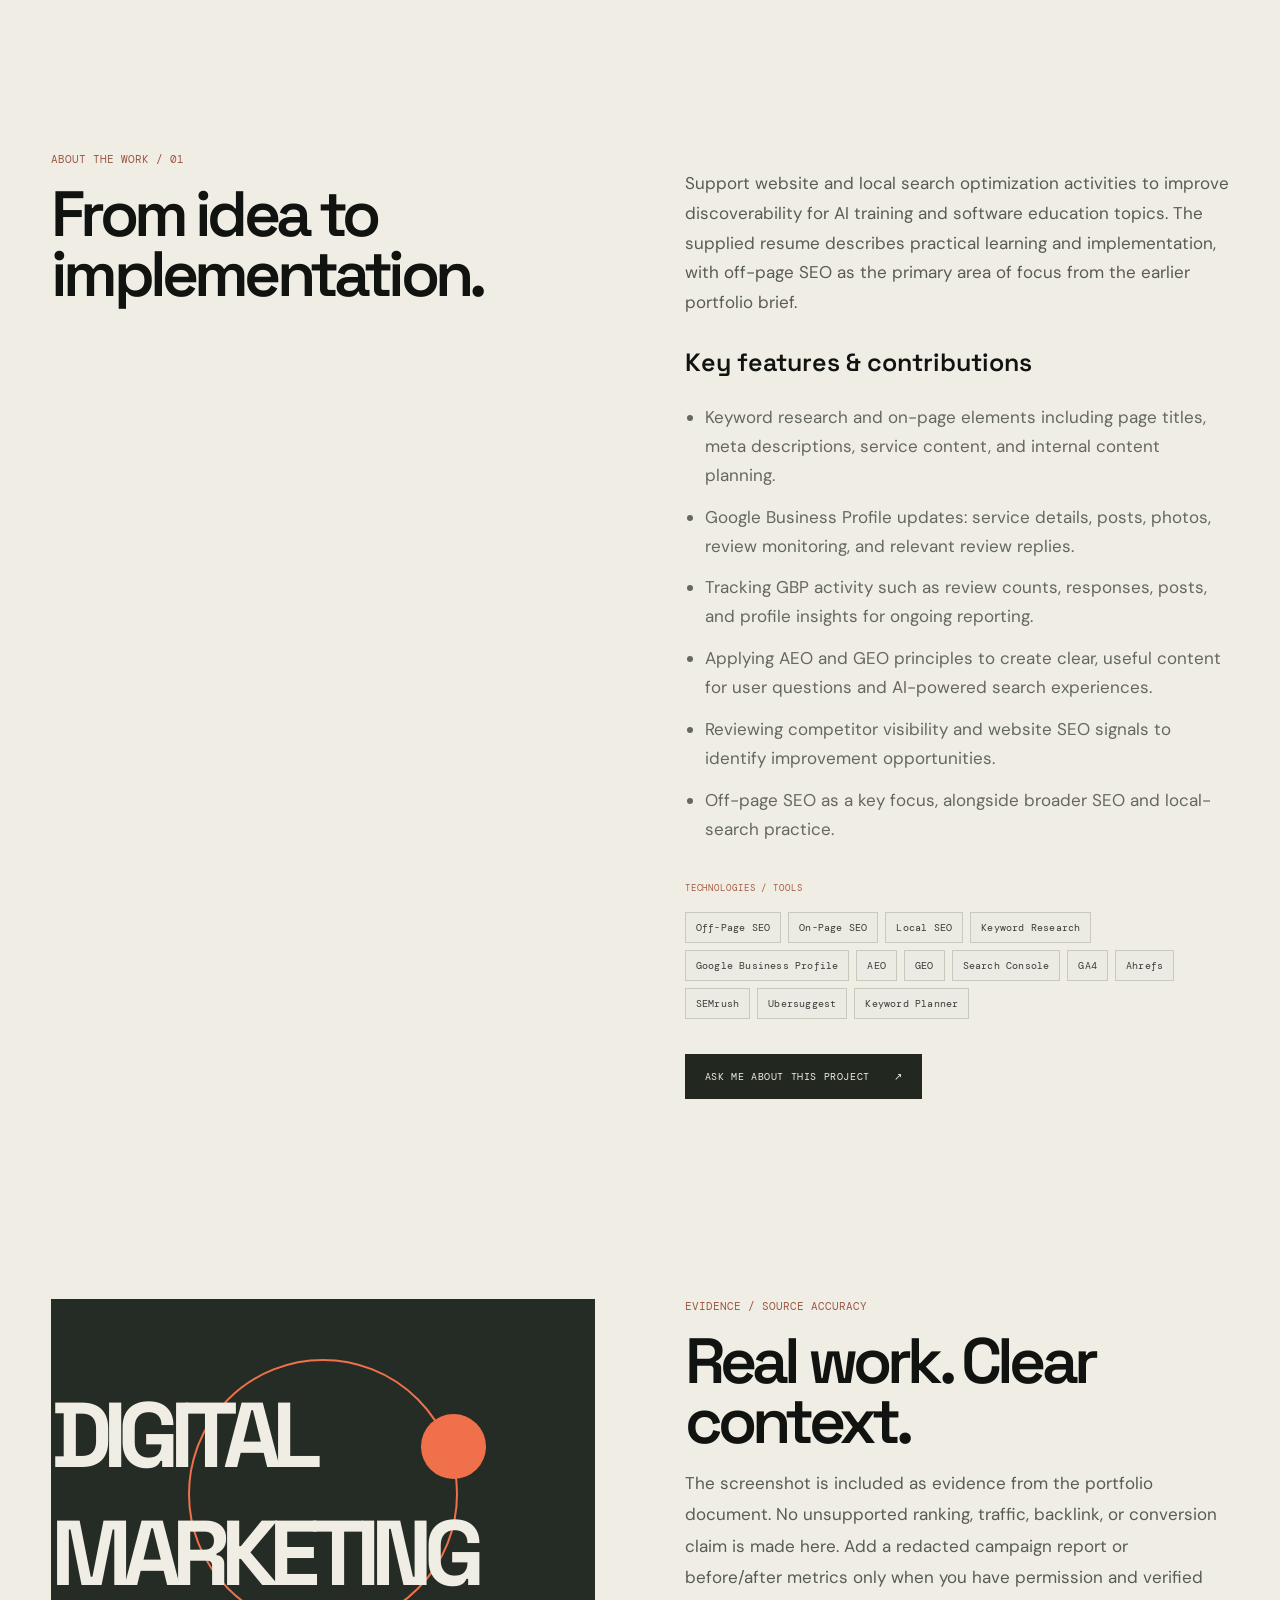
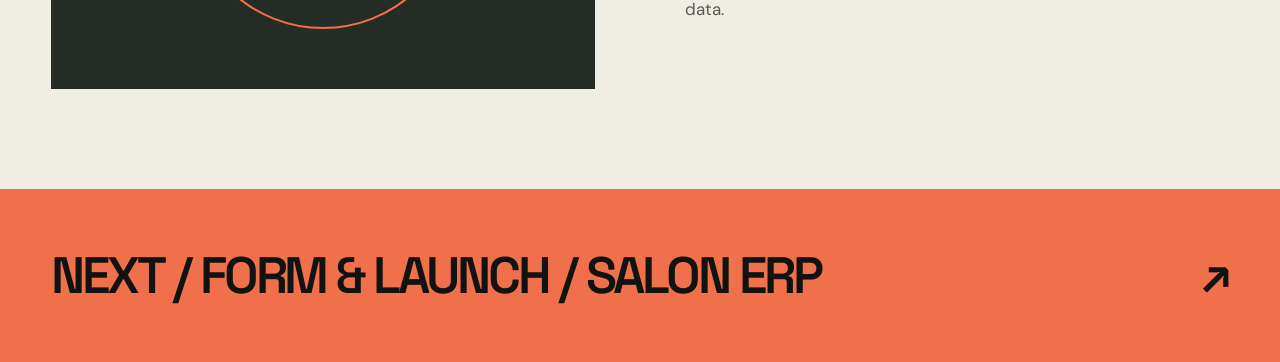
<file: projects/search-visibility.html>
<!doctype html>
<html lang="en">
<head>
<meta charset="UTF-8"><meta name="viewport" content="width=device-width, initial-scale=1.0"><meta name="theme-color" content="#111311">
<meta name="description" content="Practical search optimization work at Invendo AI Academy, with off-page SEO as a key focus."><meta property="og:title" content="Practical search optimization work at Invendo AI Academy, with off-page SEO as a key focus. — Thasneem A.">
<title>Practical search optimization work at Invendo AI Academy, with off-page SEO as a key focus. — Thasneem A.</title>
<link rel="icon" href="../assets/favicon.svg" type="image/svg+xml">
<link rel="preconnect" href="https://fonts.googleapis.com"><link rel="preconnect" href="https://fonts.gstatic.com" crossorigin>
<link href="https://fonts.googleapis.com/css2?family=DM+Mono:wght@400;500&family=DM+Sans:wght@400;500;600;700&family=Space+Grotesk:wght@400;500;600;700&family=Instrument+Serif:ital@0;1&display=swap" rel="stylesheet">
<link rel="stylesheet" href="../styles.css"><script defer src="../script.js"></script>
</head>
<body><div class="page-loader" aria-hidden="true"><span class="loader-mark">T<span class="accent">.</span>A</span><span class="loader-counter">SELECTED WORK / 01</span></div><div class="noise" aria-hidden="true"></div><div class="cursor-dot" aria-hidden="true"></div><div class="cursor-halo" aria-hidden="true"></div><div class="scroll-meter" aria-hidden="true"></div><a class="skip-link" href="#main">Skip to content</a>
<header class="site-header" id="site-header"><a class="brand" href="../index.html" aria-label="Thasneem A, homepage">T<span class="accent">.</span>A <span class="brand-divider">/</span><small>INDEPENDENT PORTFOLIO</small></a><nav class="desktop-nav" aria-label="Primary navigation"><a href="../index.html#about">ABOUT</a><a href="../index.html#skills">CAPABILITIES</a><a href="../index.html#work">SELECTED WORK</a><a href="../index.html#experience">EXPERIENCE</a><a href="../index.html#education">EDUCATION</a></nav><a href="../index.html#contact" class="header-cta">LET'S TALK <span>↗</span></a><button type="button" class="menu-button" id="menu-button" aria-label="Open navigation" aria-controls="mobile-nav" aria-expanded="false"><span></span><span></span></button></header>
<div class="mobile-nav" id="mobile-nav" aria-hidden="true"><nav aria-label="Mobile navigation"><a href="../index.html#about">About</a><a href="../index.html#expertise">Expertise</a><a href="../index.html#skills">Skills & tools</a><a href="../index.html#work">Selected work</a><a href="../index.html#experience">Experience</a><a href="../index.html#education">Education</a><a href="../index.html#credentials">Credentials</a><a href="../index.html#contact">Contact</a></nav><div class="mobile-social"><a href="https://www.linkedin.com/in/thasneem-a-11b042297" target="_blank" rel="noopener noreferrer">LINKEDIN ↗</a><a href="https://github.com/Thasni121" target="_blank" rel="noopener noreferrer">GITHUB ↗</a></div></div>
<main id="main">
<section class="case-header"><a href="../index.html#work" class="case-back">← BACK TO SELECTED WORK</a><div class="case-category">PROJECT 01 / DIGITAL MARKETING / SEO / AEO / GEO</div><h1>Building visibility <em>from the outside in.</em></h1><p class="case-subtitle">Practical search optimization work at Invendo AI Academy, with off-page SEO as a key focus.</p></section>
<section class="case-section case-image-section"><div class="case-section-inner"><figure class="case-screenshot"><img src="../assets/project-screenshots/seo-local-search-report.webp" alt="Local search report screenshot from the supplied portfolio documentation" loading="lazy"><figcaption>LOCAL SEARCH / GBP REPORT SCREENSHOT INCLUDED IN YOUR PORTFOLIO DOCUMENT</figcaption></figure></div></section>
<section class="case-section"><div class="case-layout"><div class="reveal"><div class="case-kicker">ABOUT THE WORK / 01</div><h2>From idea to implementation.</h2></div><div class="case-prose reveal"><p>Support website and local search optimization activities to improve discoverability for AI training and software education topics. The supplied resume describes practical learning and implementation, with off-page SEO as the primary area of focus from the earlier portfolio brief.</p><h3>Key features & contributions</h3><ul><li>Keyword research and on-page elements including page titles, meta descriptions, service content, and internal content planning.</li><li>Google Business Profile updates: service details, posts, photos, review monitoring, and relevant review replies.</li><li>Tracking GBP activity such as review counts, responses, posts, and profile insights for ongoing reporting.</li><li>Applying AEO and GEO principles to create clear, useful content for user questions and AI-powered search experiences.</li><li>Reviewing competitor visibility and website SEO signals to identify improvement opportunities.</li><li>Off-page SEO as a key focus, alongside broader SEO and local-search practice.</li></ul><div class="case-tech"><div class="case-kicker">TECHNOLOGIES / TOOLS</div><div class="case-tech-chips"><span>Off-Page SEO</span><span>On-Page SEO</span><span>Local SEO</span><span>Keyword Research</span><span>Google Business Profile</span><span>AEO</span><span>GEO</span><span>Search Console</span><span>GA4</span><span>Ahrefs</span><span>SEMrush</span><span>Ubersuggest</span><span>Keyword Planner</span></div></div><div class="case-project-links"><a href="../index.html#contact">ASK ME ABOUT THIS PROJECT <span>↗</span></a></div></div></div></section>
<section class="case-section"><div class="case-layout"><div class="case-art reveal"><div class="case-art-ring"></div><div class="case-art-text">DIGITAL MARKETING</div></div><div class="reveal"><div class="case-kicker">EVIDENCE / SOURCE ACCURACY</div><h2>Real work. Clear context.</h2><p class="case-prose">The screenshot is included as evidence from the portfolio document. No unsupported ranking, traffic, backlink, or conversion claim is made here. Add a redacted campaign report or before/after metrics only when you have permission and verified data.</p></div></div></section>
<a class="case-next" href="salon-erp.html"><span>NEXT / FORM &amp; LAUNCH / SALON ERP</span><span>↗</span></a>
</main>
</body></html>
</file>
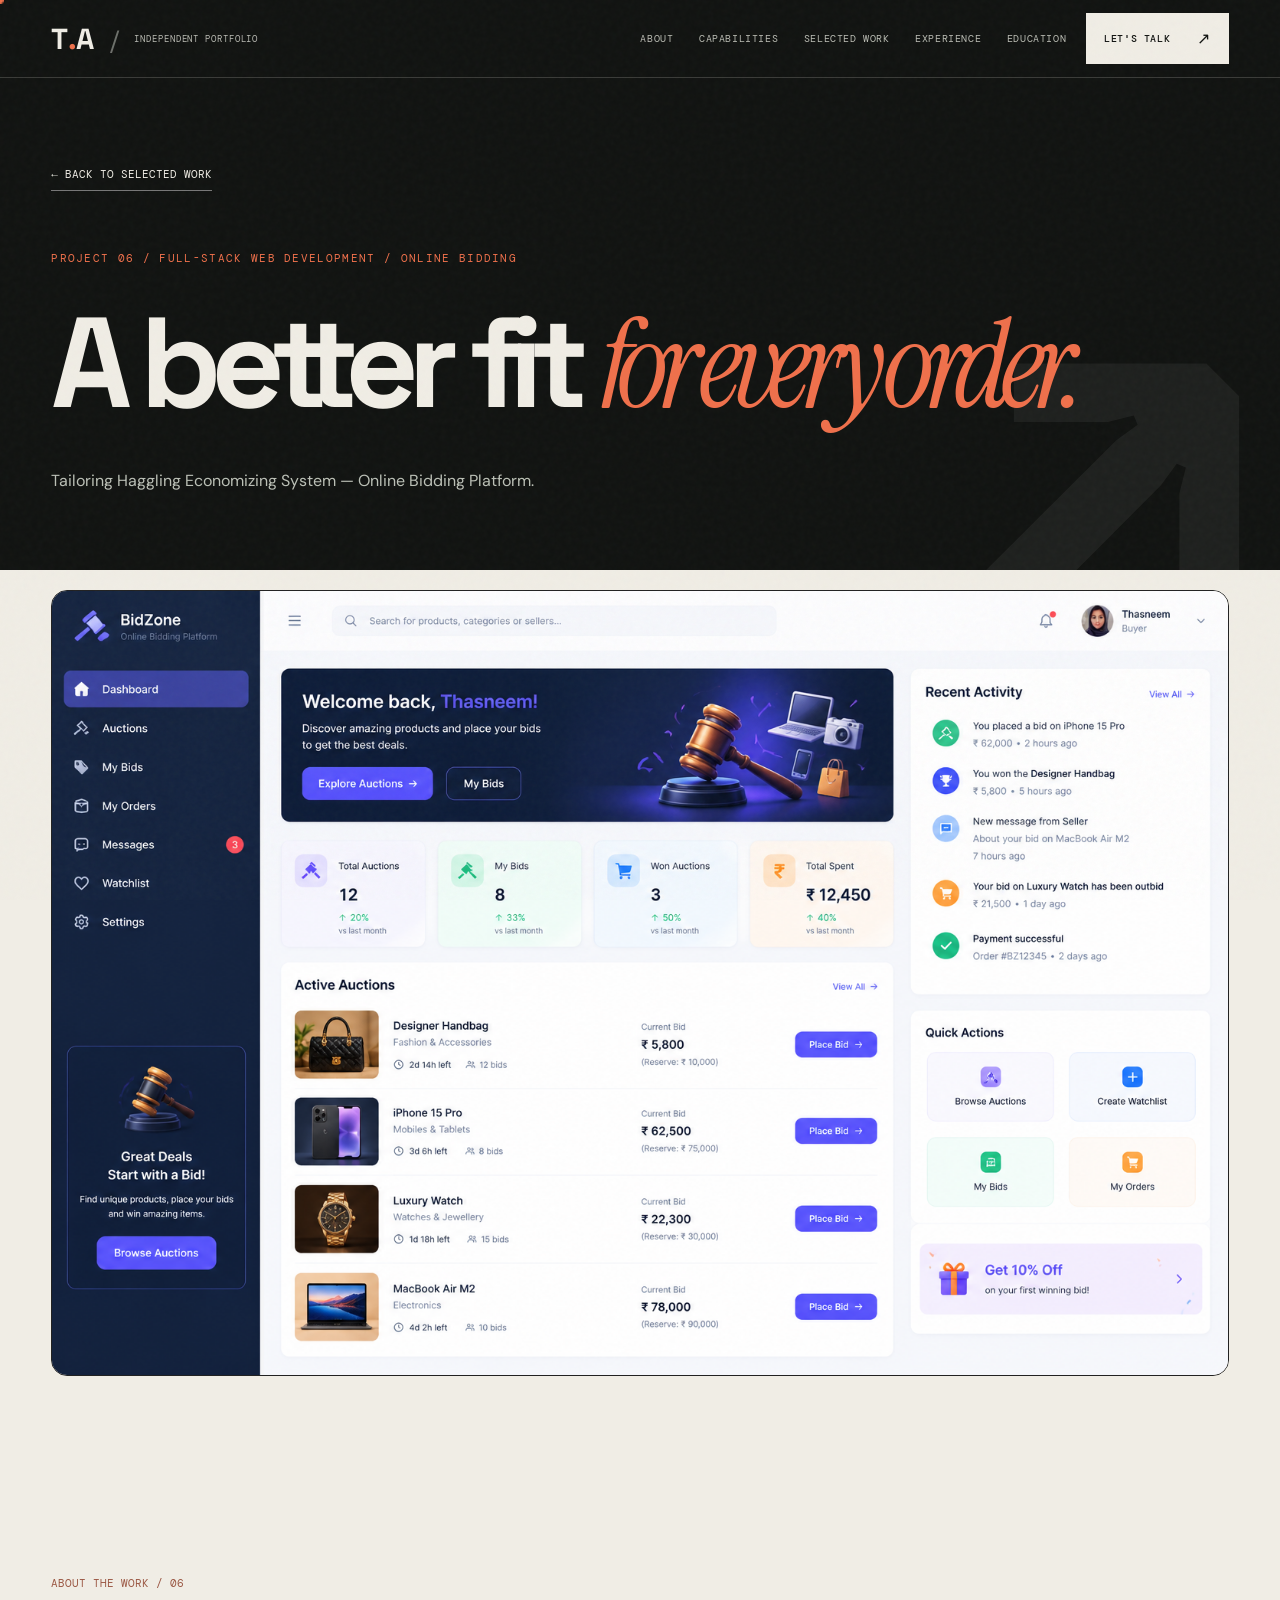
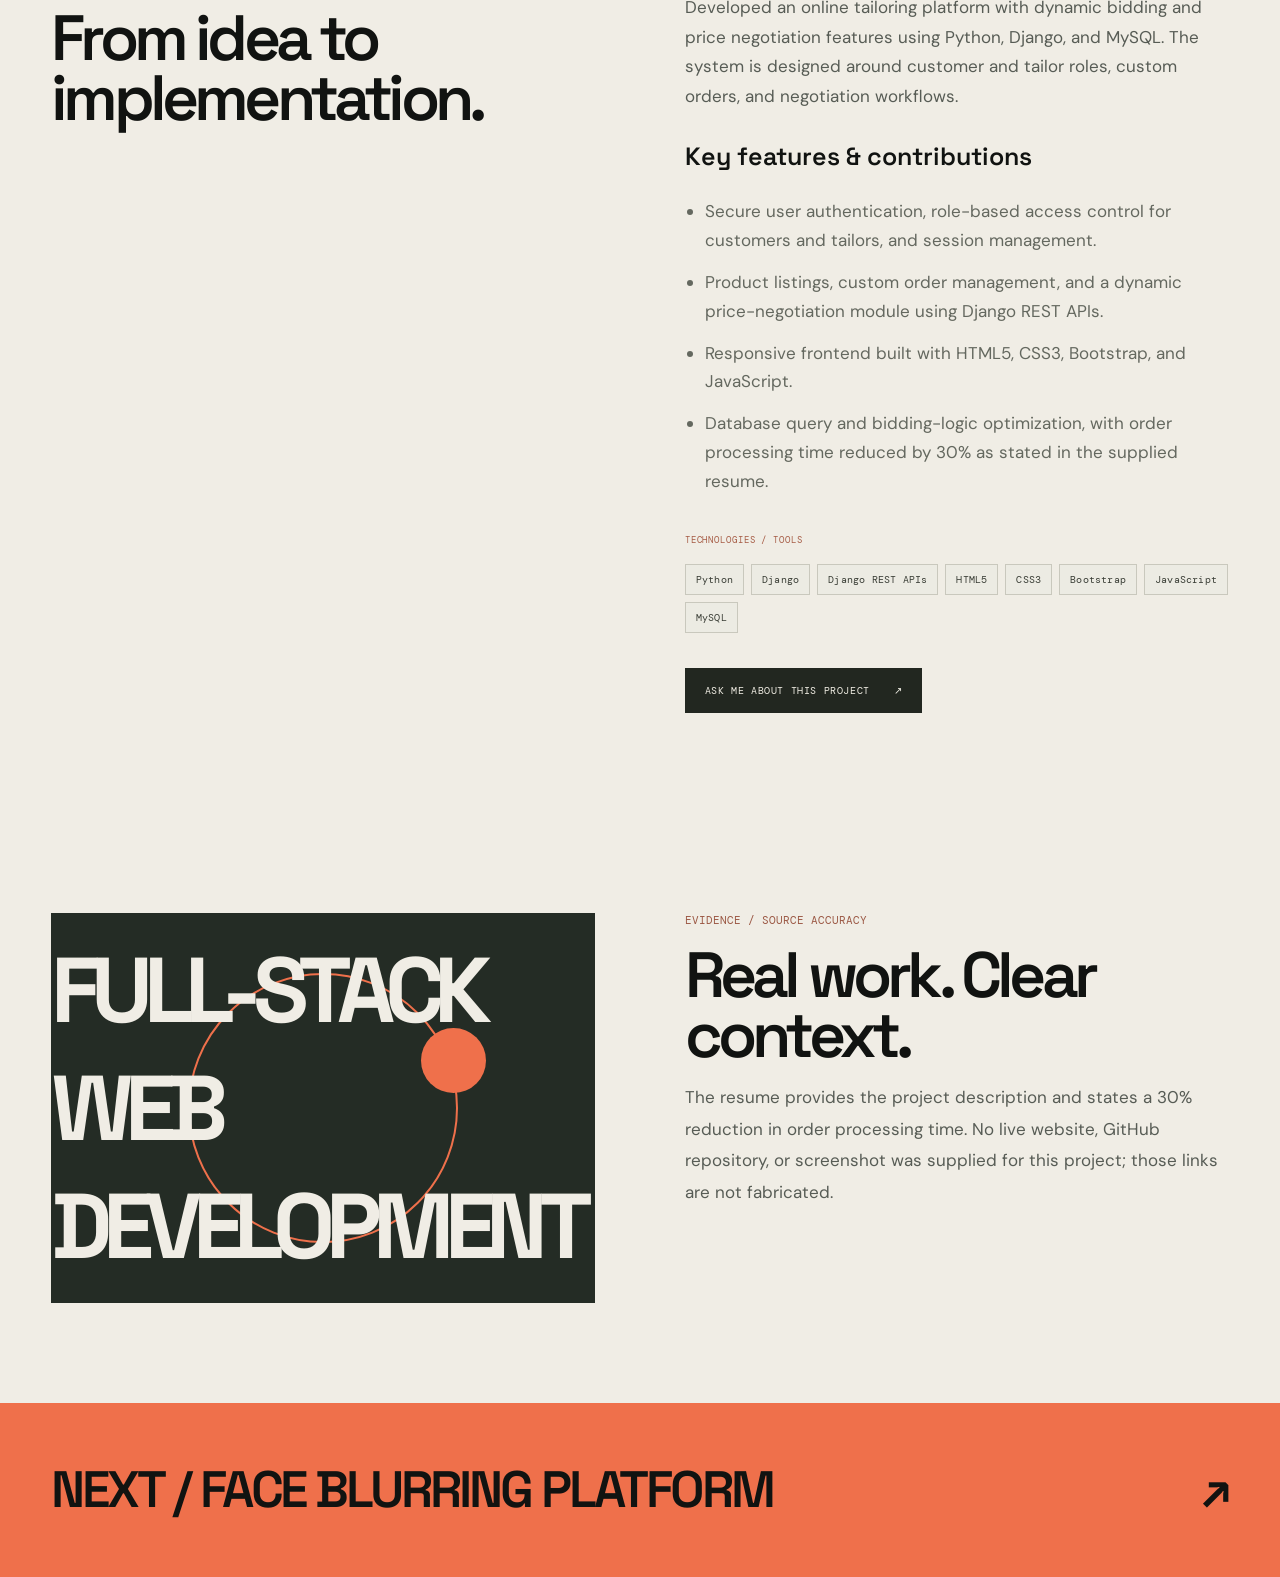
<file: projects/tailing-bidding.html>
<!doctype html>
<html lang="en">
<head>
<meta charset="UTF-8"><meta name="viewport" content="width=device-width, initial-scale=1.0"><meta name="theme-color" content="#111311">
<meta name="description" content="Tailoring Haggling Economizing System — Online Bidding Platform."><meta property="og:title" content="Tailoring Haggling Economizing System — Online Bidding Platform. — Thasneem A.">
<title>Tailoring Haggling Economizing System — Online Bidding Platform. — Thasneem A.</title>
<link rel="icon" href="../assets/favicon.svg" type="image/svg+xml">
<link rel="preconnect" href="https://fonts.googleapis.com"><link rel="preconnect" href="https://fonts.gstatic.com" crossorigin>
<link href="https://fonts.googleapis.com/css2?family=DM+Mono:wght@400;500&family=DM+Sans:wght@400;500;600;700&family=Space+Grotesk:wght@400;500;600;700&family=Instrument+Serif:ital@0;1&display=swap" rel="stylesheet">
<link rel="stylesheet" href="../styles.css"><script defer src="../script.js"></script>
</head>
<body><div class="page-loader" aria-hidden="true"><span class="loader-mark">T<span class="accent">.</span>A</span><span class="loader-counter">SELECTED WORK / 06</span></div><div class="noise" aria-hidden="true"></div><div class="cursor-dot" aria-hidden="true"></div><div class="cursor-halo" aria-hidden="true"></div><div class="scroll-meter" aria-hidden="true"></div><a class="skip-link" href="#main">Skip to content</a>
<header class="site-header" id="site-header"><a class="brand" href="../index.html" aria-label="Thasneem A, homepage">T<span class="accent">.</span>A <span class="brand-divider">/</span><small>INDEPENDENT PORTFOLIO</small></a><nav class="desktop-nav" aria-label="Primary navigation"><a href="../index.html#about">ABOUT</a><a href="../index.html#skills">CAPABILITIES</a><a href="../index.html#work">SELECTED WORK</a><a href="../index.html#experience">EXPERIENCE</a><a href="../index.html#education">EDUCATION</a></nav><a href="../index.html#contact" class="header-cta">LET'S TALK <span>↗</span></a><button type="button" class="menu-button" id="menu-button" aria-label="Open navigation" aria-controls="mobile-nav" aria-expanded="false"><span></span><span></span></button></header>
<div class="mobile-nav" id="mobile-nav" aria-hidden="true"><nav aria-label="Mobile navigation"><a href="../index.html#about">About</a><a href="../index.html#expertise">Expertise</a><a href="../index.html#skills">Skills & tools</a><a href="../index.html#work">Selected work</a><a href="../index.html#experience">Experience</a><a href="../index.html#education">Education</a><a href="../index.html#credentials">Credentials</a><a href="../index.html#contact">Contact</a></nav><div class="mobile-social"><a href="https://www.linkedin.com/in/thasneem-a-11b042297" target="_blank" rel="noopener noreferrer">LINKEDIN ↗</a><a href="https://github.com/Thasni121" target="_blank" rel="noopener noreferrer">GITHUB ↗</a></div></div>
<main id="main">
<section class="case-header"><a href="../index.html#work" class="case-back">← BACK TO SELECTED WORK</a><div class="case-category">PROJECT 06 / FULL-STACK WEB DEVELOPMENT / ONLINE BIDDING</div><h1>A better fit <em>for every order.</em></h1><p class="case-subtitle">Tailoring Haggling Economizing System — Online Bidding Platform.</p></section>
<section class="case-section case-image-section">
  <div class="case-section-inner">
    <img src="../assets/project-screenshots/bidding.webp" 
         alt="Tailoring Haggling Economizing System - Online Bidding Platform Screenshot" 
         style="width:100%; height:auto; border-radius:16px; display:block; border:1px solid #222;">
  </div>
</section>
<section class="case-section"><div class="case-layout"><div class="reveal"><div class="case-kicker">ABOUT THE WORK / 06</div><h2>From idea to implementation.</h2></div><div class="case-prose reveal"><p>Developed an online tailoring platform with dynamic bidding and price negotiation features using Python, Django, and MySQL. The system is designed around customer and tailor roles, custom orders, and negotiation workflows.</p><h3>Key features & contributions</h3><ul><li>Secure user authentication, role-based access control for customers and tailors, and session management.</li><li>Product listings, custom order management, and a dynamic price-negotiation module using Django REST APIs.</li><li>Responsive frontend built with HTML5, CSS3, Bootstrap, and JavaScript.</li><li>Database query and bidding-logic optimization, with order processing time reduced by 30% as stated in the supplied resume.</li></ul><div class="case-tech"><div class="case-kicker">TECHNOLOGIES / TOOLS</div><div class="case-tech-chips"><span>Python</span><span>Django</span><span>Django REST APIs</span><span>HTML5</span><span>CSS3</span><span>Bootstrap</span><span>JavaScript</span><span>MySQL</span></div></div><div class="case-project-links"><a href="../index.html#contact">ASK ME ABOUT THIS PROJECT <span>↗</span></a></div></div></div></section>
<section class="case-section"><div class="case-layout"><div class="case-art reveal"><div class="case-art-ring"></div><div class="case-art-text">FULL-STACK WEB DEVELOPMENT</div></div><div class="reveal"><div class="case-kicker">EVIDENCE / SOURCE ACCURACY</div><h2>Real work. Clear context.</h2><p class="case-prose">The resume provides the project description and states a 30% reduction in order processing time. No live website, GitHub repository, or screenshot was supplied for this project; those links are not fabricated.</p></div></div></section>
<a class="case-next" href="face-blurring.html"><span>NEXT / FACE BLURRING PLATFORM</span><span>↗</span></a>
</main>
</body></html>
</file>
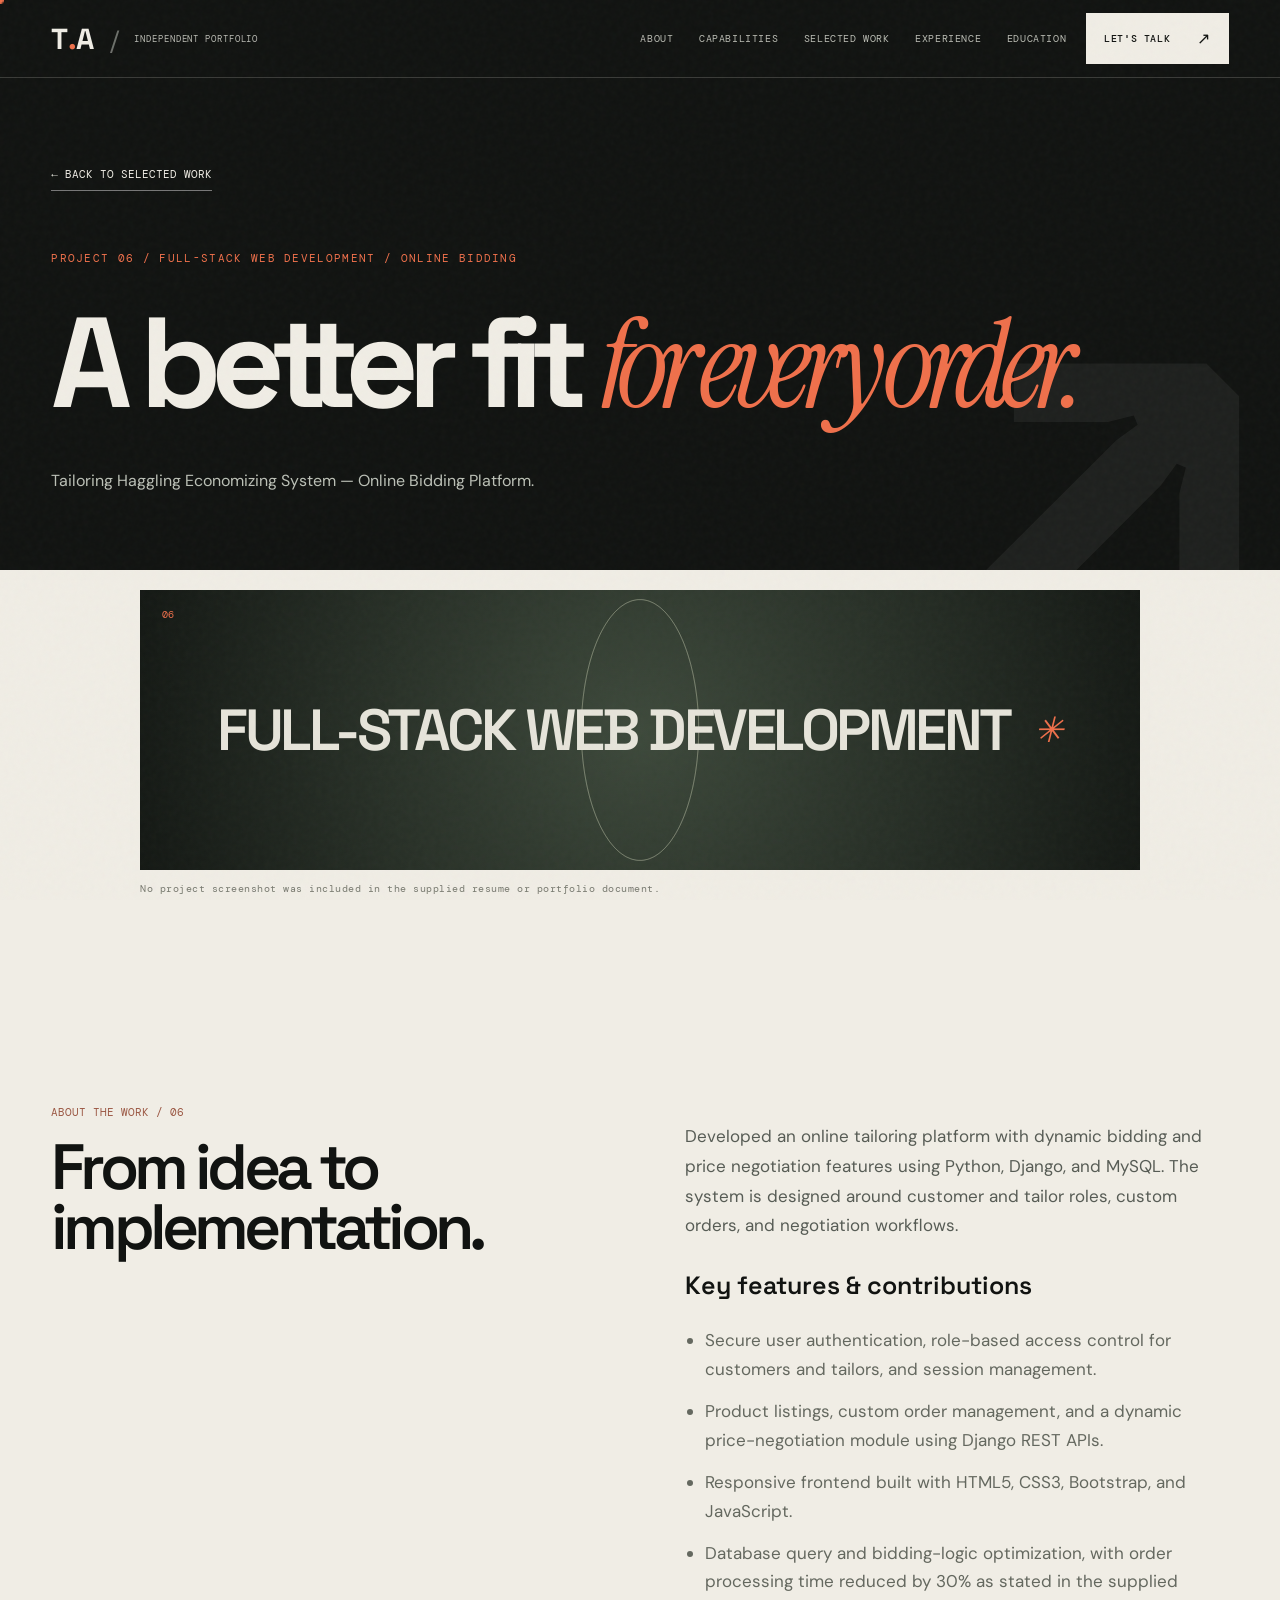
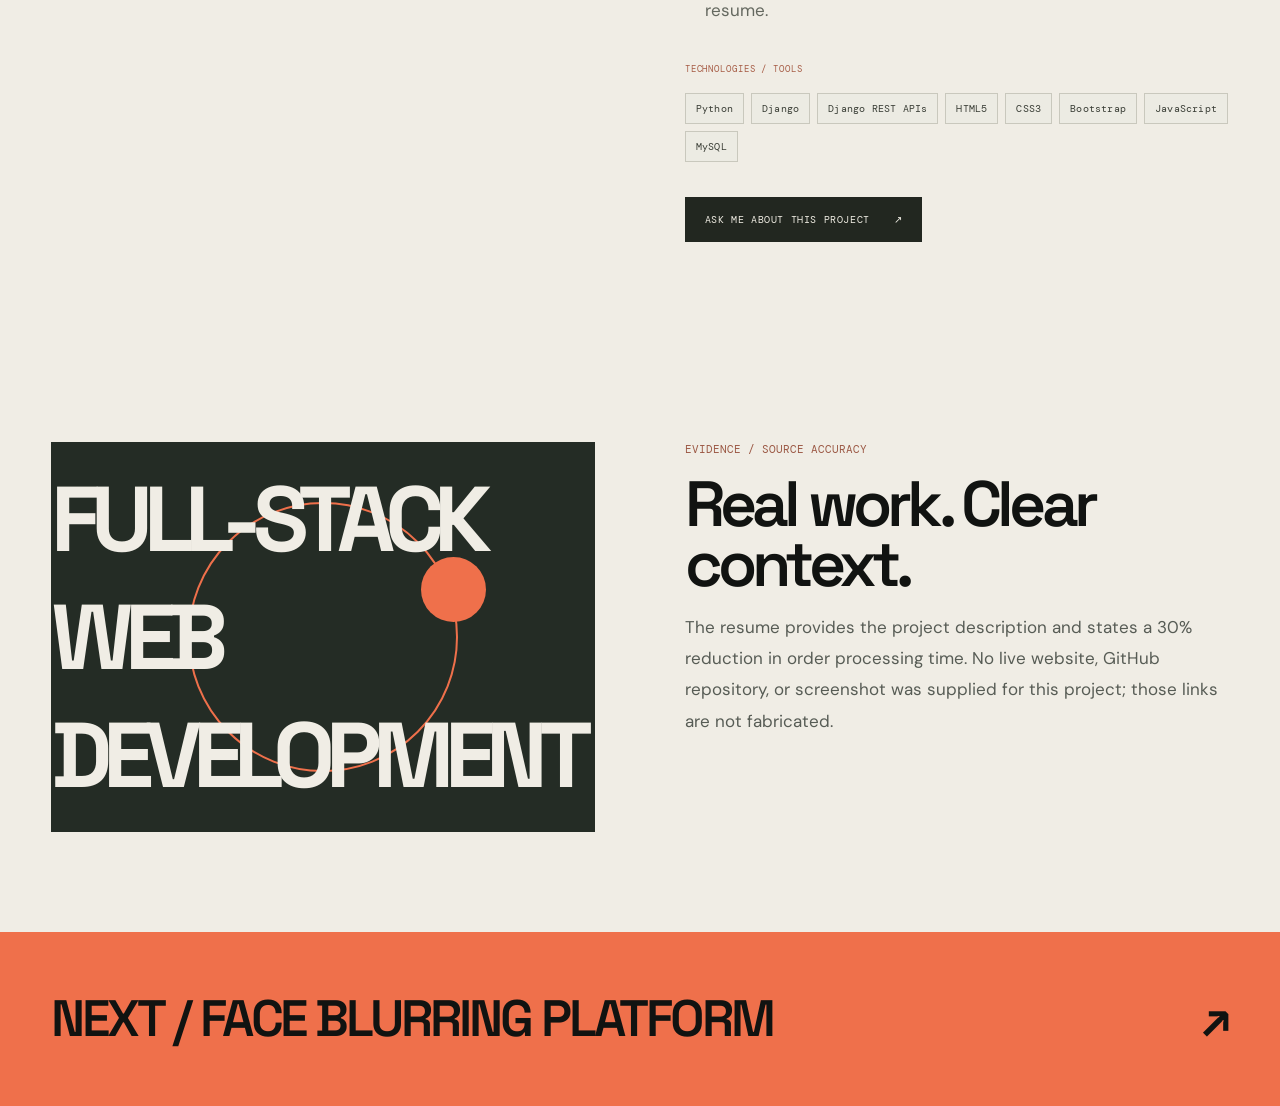
<file: projects/tailoring-bidding.html>
<!doctype html>
<html lang="en">
<head>
<meta charset="UTF-8"><meta name="viewport" content="width=device-width, initial-scale=1.0"><meta name="theme-color" content="#111311">
<meta name="description" content="Tailoring Haggling Economizing System — Online Bidding Platform."><meta property="og:title" content="Tailoring Haggling Economizing System — Online Bidding Platform. — Thasneem A.">
<title>Tailoring Haggling Economizing System — Online Bidding Platform. — Thasneem A.</title>
<link rel="icon" href="../assets/favicon.svg" type="image/svg+xml">
<link rel="preconnect" href="https://fonts.googleapis.com"><link rel="preconnect" href="https://fonts.gstatic.com" crossorigin>
<link href="https://fonts.googleapis.com/css2?family=DM+Mono:wght@400;500&family=DM+Sans:wght@400;500;600;700&family=Space+Grotesk:wght@400;500;600;700&family=Instrument+Serif:ital@0;1&display=swap" rel="stylesheet">
<link rel="stylesheet" href="../styles.css"><script defer src="../script.js"></script>
</head>
<body><div class="page-loader" aria-hidden="true"><span class="loader-mark">T<span class="accent">.</span>A</span><span class="loader-counter">SELECTED WORK / 06</span></div><div class="noise" aria-hidden="true"></div><div class="cursor-dot" aria-hidden="true"></div><div class="cursor-halo" aria-hidden="true"></div><div class="scroll-meter" aria-hidden="true"></div><a class="skip-link" href="#main">Skip to content</a>
<header class="site-header" id="site-header"><a class="brand" href="../index.html" aria-label="Thasneem A, homepage">T<span class="accent">.</span>A <span class="brand-divider">/</span><small>INDEPENDENT PORTFOLIO</small></a><nav class="desktop-nav" aria-label="Primary navigation"><a href="../index.html#about">ABOUT</a><a href="../index.html#skills">CAPABILITIES</a><a href="../index.html#work">SELECTED WORK</a><a href="../index.html#experience">EXPERIENCE</a><a href="../index.html#education">EDUCATION</a></nav><a href="../index.html#contact" class="header-cta">LET'S TALK <span>↗</span></a><button type="button" class="menu-button" id="menu-button" aria-label="Open navigation" aria-controls="mobile-nav" aria-expanded="false"><span></span><span></span></button></header>
<div class="mobile-nav" id="mobile-nav" aria-hidden="true"><nav aria-label="Mobile navigation"><a href="../index.html#about">About</a><a href="../index.html#expertise">Expertise</a><a href="../index.html#skills">Skills & tools</a><a href="../index.html#work">Selected work</a><a href="../index.html#experience">Experience</a><a href="../index.html#education">Education</a><a href="../index.html#credentials">Credentials</a><a href="../index.html#contact">Contact</a></nav><div class="mobile-social"><a href="https://www.linkedin.com/in/thasneem-a-11b042297" target="_blank" rel="noopener noreferrer">LINKEDIN ↗</a><a href="https://github.com/Thasni121" target="_blank" rel="noopener noreferrer">GITHUB ↗</a></div></div>
<main id="main">
<section class="case-header"><a href="../index.html#work" class="case-back">← BACK TO SELECTED WORK</a><div class="case-category">PROJECT 06 / FULL-STACK WEB DEVELOPMENT / ONLINE BIDDING</div><h1>A better fit <em>for every order.</em></h1><p class="case-subtitle">Tailoring Haggling Economizing System — Online Bidding Platform.</p></section>
<section class="case-section case-image-section"><div class="case-section-inner"><div class="case-visual-fallback"><div class="fallback-art"><span>06</span><strong>FULL-STACK WEB DEVELOPMENT</strong><i>✳</i></div><p>No project screenshot was included in the supplied resume or portfolio document.</p></div></div></section>
<section class="case-section"><div class="case-layout"><div class="reveal"><div class="case-kicker">ABOUT THE WORK / 06</div><h2>From idea to implementation.</h2></div><div class="case-prose reveal"><p>Developed an online tailoring platform with dynamic bidding and price negotiation features using Python, Django, and MySQL. The system is designed around customer and tailor roles, custom orders, and negotiation workflows.</p><h3>Key features & contributions</h3><ul><li>Secure user authentication, role-based access control for customers and tailors, and session management.</li><li>Product listings, custom order management, and a dynamic price-negotiation module using Django REST APIs.</li><li>Responsive frontend built with HTML5, CSS3, Bootstrap, and JavaScript.</li><li>Database query and bidding-logic optimization, with order processing time reduced by 30% as stated in the supplied resume.</li></ul><div class="case-tech"><div class="case-kicker">TECHNOLOGIES / TOOLS</div><div class="case-tech-chips"><span>Python</span><span>Django</span><span>Django REST APIs</span><span>HTML5</span><span>CSS3</span><span>Bootstrap</span><span>JavaScript</span><span>MySQL</span></div></div><div class="case-project-links"><a href="../index.html#contact">ASK ME ABOUT THIS PROJECT <span>↗</span></a></div></div></div></section>
<section class="case-section"><div class="case-layout"><div class="case-art reveal"><div class="case-art-ring"></div><div class="case-art-text">FULL-STACK WEB DEVELOPMENT</div></div><div class="reveal"><div class="case-kicker">EVIDENCE / SOURCE ACCURACY</div><h2>Real work. Clear context.</h2><p class="case-prose">The resume provides the project description and states a 30% reduction in order processing time. No live website, GitHub repository, or screenshot was supplied for this project; those links are not fabricated.</p></div></div></section>
<a class="case-next" href="face-blurring.html"><span>NEXT / FACE BLURRING PLATFORM</span><span>↗</span></a>
</main>
</body></html>
</file>
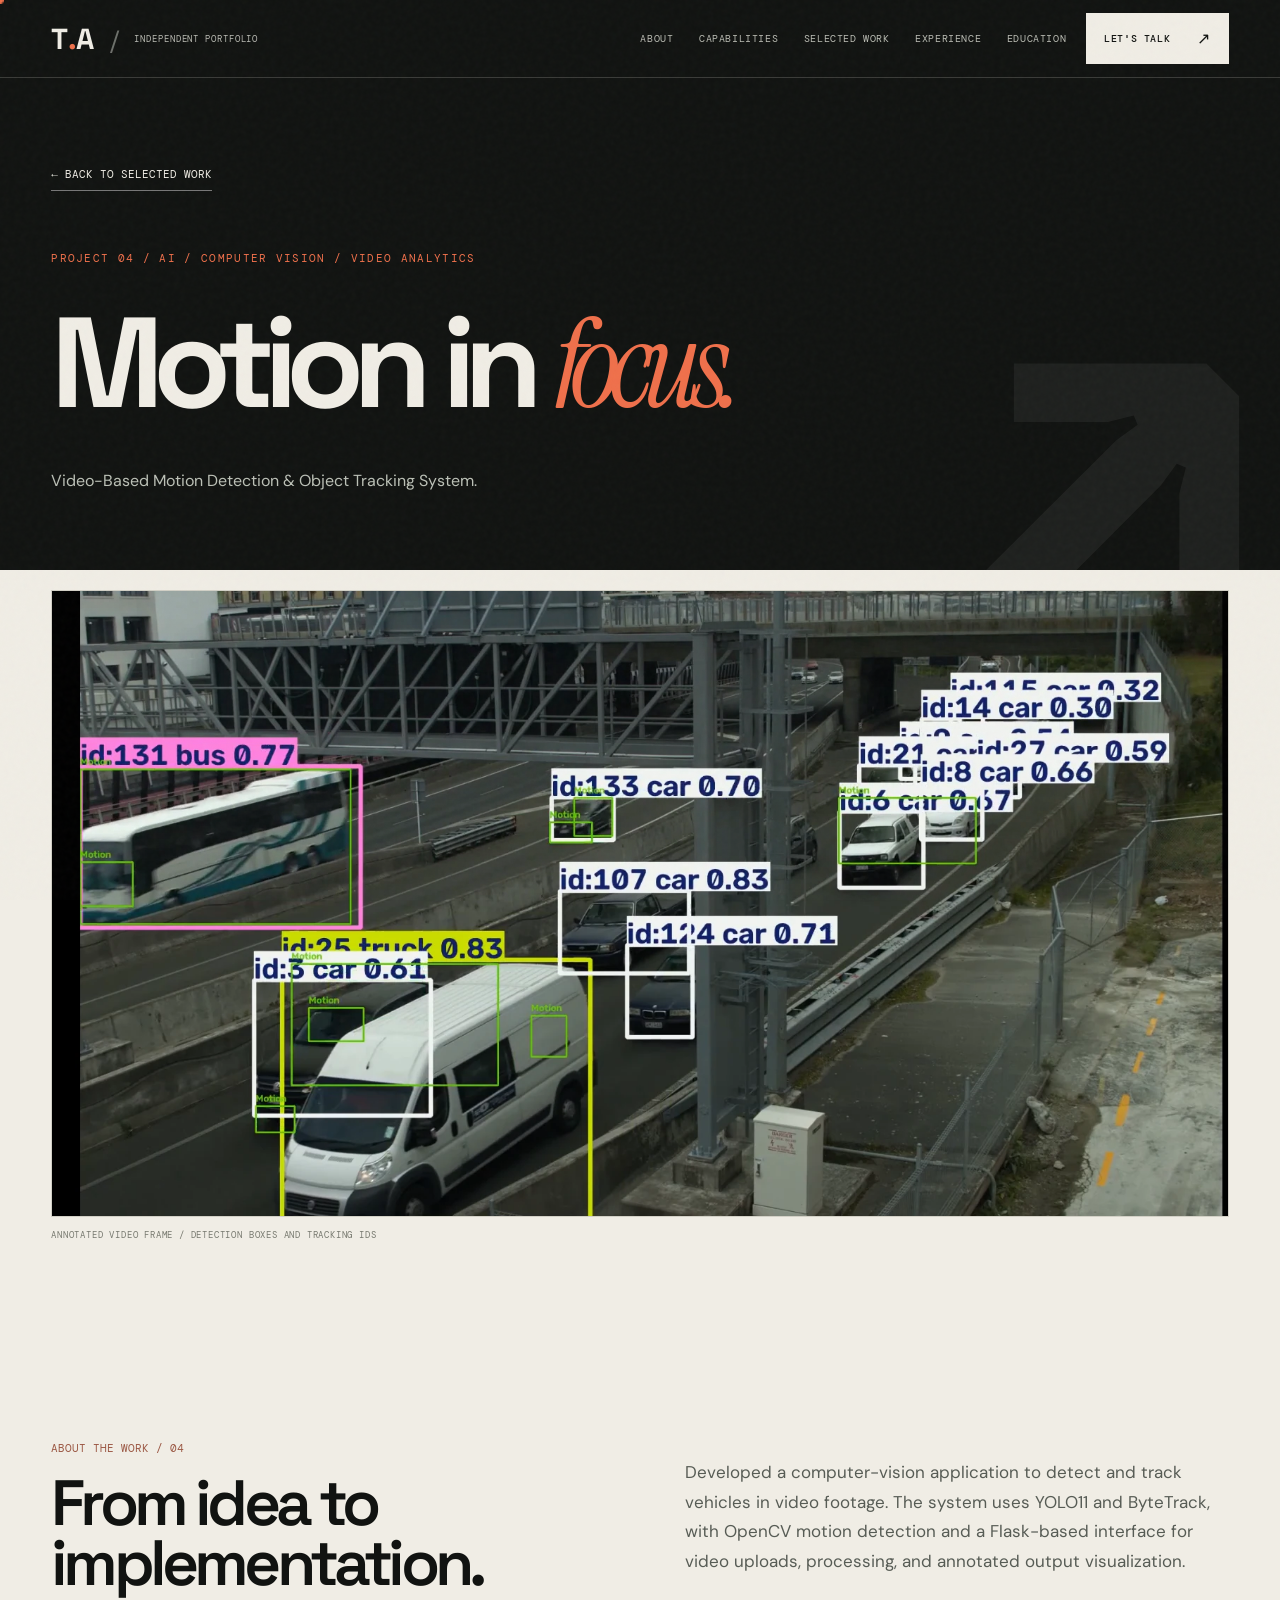
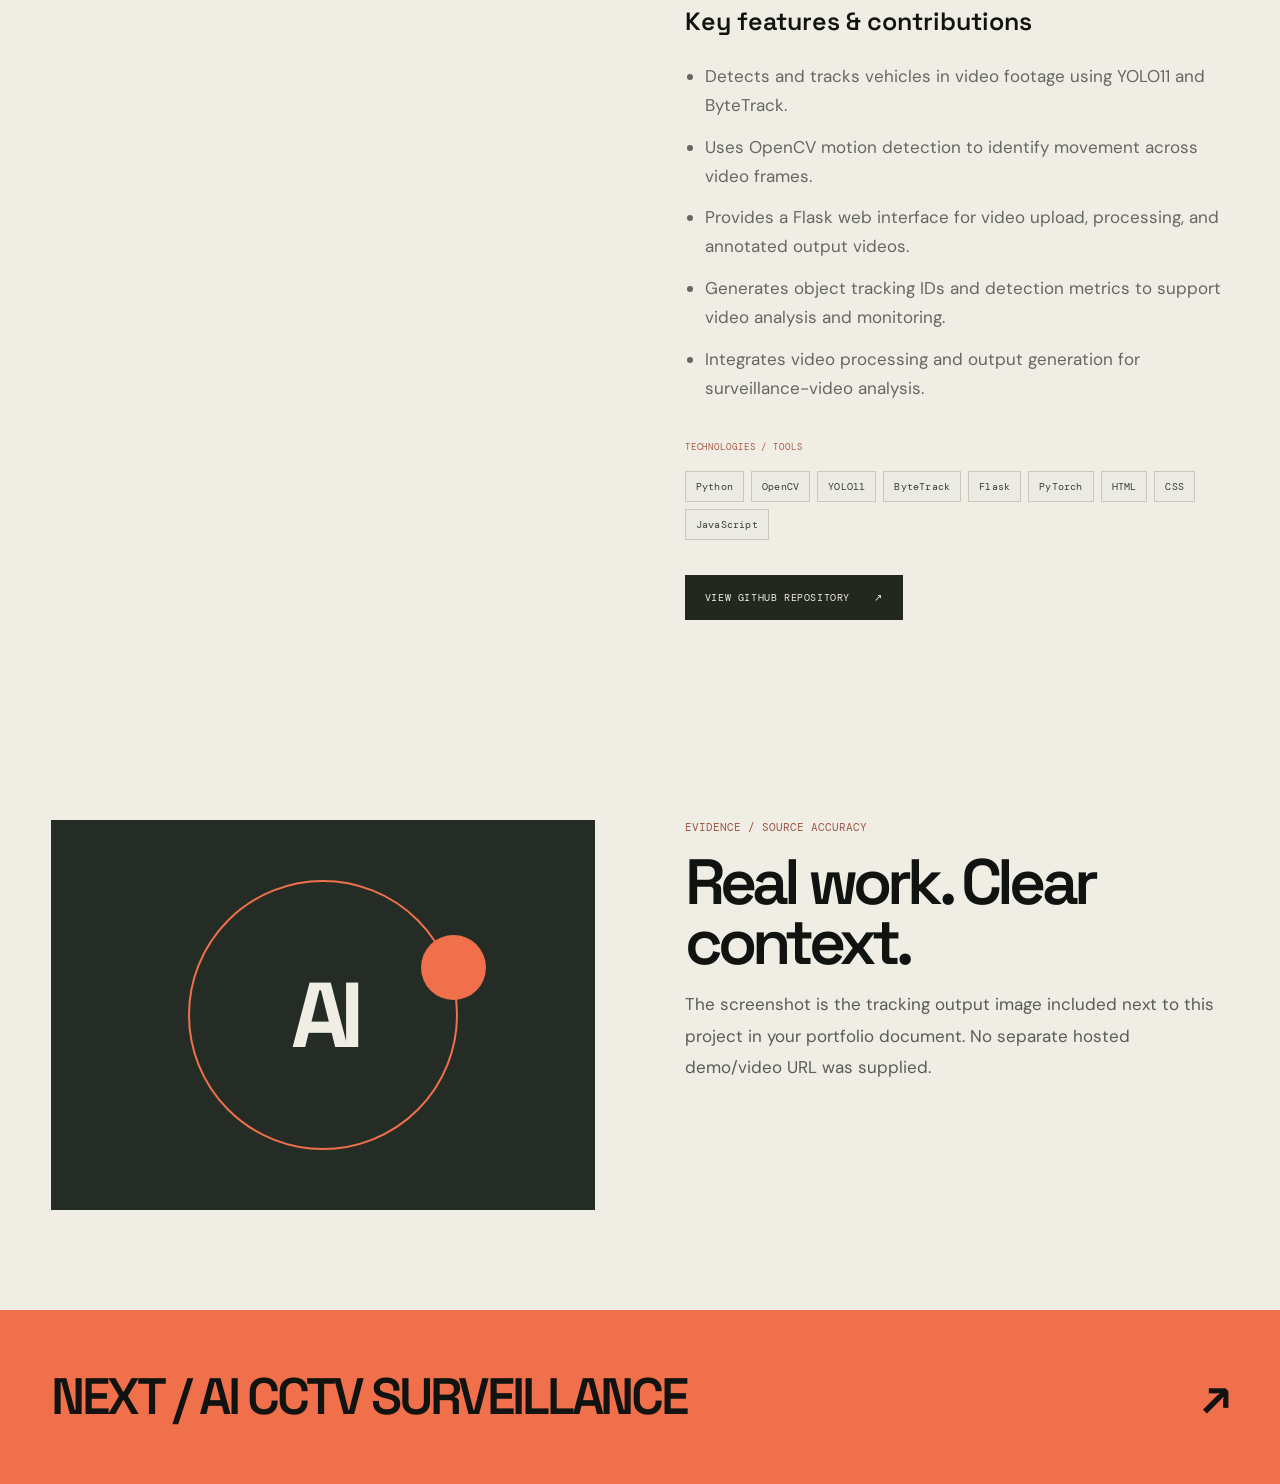
<file: projects/video-tracking.html>
<!doctype html>
<html lang="en">
<head>
<meta charset="UTF-8"><meta name="viewport" content="width=device-width, initial-scale=1.0"><meta name="theme-color" content="#111311">
<meta name="description" content="Video-Based Motion Detection &amp; Object Tracking System."><meta property="og:title" content="Video-Based Motion Detection &amp; Object Tracking System. — Thasneem A.">
<title>Video-Based Motion Detection &amp; Object Tracking System. — Thasneem A.</title>
<link rel="icon" href="../assets/favicon.svg" type="image/svg+xml">
<link rel="preconnect" href="https://fonts.googleapis.com"><link rel="preconnect" href="https://fonts.gstatic.com" crossorigin>
<link href="https://fonts.googleapis.com/css2?family=DM+Mono:wght@400;500&family=DM+Sans:wght@400;500;600;700&family=Space+Grotesk:wght@400;500;600;700&family=Instrument+Serif:ital@0;1&display=swap" rel="stylesheet">
<link rel="stylesheet" href="../styles.css"><script defer src="../script.js"></script>
</head>
<body><div class="page-loader" aria-hidden="true"><span class="loader-mark">T<span class="accent">.</span>A</span><span class="loader-counter">SELECTED WORK / 04</span></div><div class="noise" aria-hidden="true"></div><div class="cursor-dot" aria-hidden="true"></div><div class="cursor-halo" aria-hidden="true"></div><div class="scroll-meter" aria-hidden="true"></div><a class="skip-link" href="#main">Skip to content</a>
<header class="site-header" id="site-header"><a class="brand" href="../index.html" aria-label="Thasneem A, homepage">T<span class="accent">.</span>A <span class="brand-divider">/</span><small>INDEPENDENT PORTFOLIO</small></a><nav class="desktop-nav" aria-label="Primary navigation"><a href="../index.html#about">ABOUT</a><a href="../index.html#skills">CAPABILITIES</a><a href="../index.html#work">SELECTED WORK</a><a href="../index.html#experience">EXPERIENCE</a><a href="../index.html#education">EDUCATION</a></nav><a href="../index.html#contact" class="header-cta">LET'S TALK <span>↗</span></a><button type="button" class="menu-button" id="menu-button" aria-label="Open navigation" aria-controls="mobile-nav" aria-expanded="false"><span></span><span></span></button></header>
<div class="mobile-nav" id="mobile-nav" aria-hidden="true"><nav aria-label="Mobile navigation"><a href="../index.html#about">About</a><a href="../index.html#expertise">Expertise</a><a href="../index.html#skills">Skills & tools</a><a href="../index.html#work">Selected work</a><a href="../index.html#experience">Experience</a><a href="../index.html#education">Education</a><a href="../index.html#credentials">Credentials</a><a href="../index.html#contact">Contact</a></nav><div class="mobile-social"><a href="https://www.linkedin.com/in/thasneem-a-11b042297" target="_blank" rel="noopener noreferrer">LINKEDIN ↗</a><a href="https://github.com/Thasni121" target="_blank" rel="noopener noreferrer">GITHUB ↗</a></div></div>
<main id="main">
<section class="case-header"><a href="../index.html#work" class="case-back">← BACK TO SELECTED WORK</a><div class="case-category">PROJECT 04 / AI / COMPUTER VISION / VIDEO ANALYTICS</div><h1>Motion in <em>focus.</em></h1><p class="case-subtitle">Video-Based Motion Detection &amp; Object Tracking System.</p></section>
<section class="case-section case-image-section"><div class="case-section-inner"><figure class="case-screenshot"><img src="../assets/project-screenshots/video-motion-tracking.webp" alt="Vehicle detections and tracking IDs annotated on a video frame" loading="lazy"><figcaption>ANNOTATED VIDEO FRAME / DETECTION BOXES AND TRACKING IDS</figcaption></figure></div></section>
<section class="case-section"><div class="case-layout"><div class="reveal"><div class="case-kicker">ABOUT THE WORK / 04</div><h2>From idea to implementation.</h2></div><div class="case-prose reveal"><p>Developed a computer-vision application to detect and track vehicles in video footage. The system uses YOLO11 and ByteTrack, with OpenCV motion detection and a Flask-based interface for video uploads, processing, and annotated output visualization.</p><h3>Key features & contributions</h3><ul><li>Detects and tracks vehicles in video footage using YOLO11 and ByteTrack.</li><li>Uses OpenCV motion detection to identify movement across video frames.</li><li>Provides a Flask web interface for video upload, processing, and annotated output videos.</li><li>Generates object tracking IDs and detection metrics to support video analysis and monitoring.</li><li>Integrates video processing and output generation for surveillance-video analysis.</li></ul><div class="case-tech"><div class="case-kicker">TECHNOLOGIES / TOOLS</div><div class="case-tech-chips"><span>Python</span><span>OpenCV</span><span>YOLO11</span><span>ByteTrack</span><span>Flask</span><span>PyTorch</span><span>HTML</span><span>CSS</span><span>JavaScript</span></div></div><div class="case-project-links"><a href="https://github.com/Thasni121/Video-Based-Motion-Object-Tracking-System" target="_blank" rel="noopener noreferrer">VIEW GITHUB REPOSITORY <span>↗</span></a></div></div></div></section>
<section class="case-section"><div class="case-layout"><div class="case-art reveal"><div class="case-art-ring"></div><div class="case-art-text">AI</div></div><div class="reveal"><div class="case-kicker">EVIDENCE / SOURCE ACCURACY</div><h2>Real work. Clear context.</h2><p class="case-prose">The screenshot is the tracking output image included next to this project in your portfolio document. No separate hosted demo/video URL was supplied.</p></div></div></section>
<a class="case-next" href="ai-cctv.html"><span>NEXT / AI CCTV SURVEILLANCE</span><span>↗</span></a>
</main>
</body></html>
</file>
<file: styles.css>
:root{--ink:#111311;--ink2:#181b18;--paper:#f0ede5;--paper2:#e5e1d7;--muted:#9c9e94;--coral:#ef704b;--lime:#e3faab;--rule:rgba(17,19,17,.17);--rule-dark:rgba(240,237,229,.2);--mono:'DM Mono',ui-monospace,monospace;--display:'Space Grotesk',Arial,sans-serif;--body:'DM Sans',Arial,sans-serif;--serif:'Instrument Serif',Georgia,serif;--ease:cubic-bezier(.22,1,.36,1)}
*{box-sizing:border-box}html{scroll-behavior:smooth;scroll-padding-top:85px}body{margin:0;background:var(--paper);color:var(--ink);font-family:var(--body);font-size:16px;line-height:1.6;overflow-x:hidden}body.nav-open{overflow:hidden}::selection{background:var(--coral);color:var(--ink)}a{color:inherit;text-decoration:none}button{font:inherit}button,a{-webkit-tap-highlight-color:transparent}a:focus-visible,button:focus-visible{outline:2px solid var(--coral);outline-offset:5px}img{max-width:100%}.accent{color:var(--coral)}.noise{position:fixed;inset:0;z-index:90;opacity:.075;pointer-events:none;background-image:url("data:image/svg+xml,%3Csvg viewBox='0 0 180 180' xmlns='http://www.w3.org/2000/svg'%3E%3Cfilter id='n'%3E%3CfeTurbulence type='fractalNoise' baseFrequency='.88' numOctaves='3' stitchTiles='stitch'/%3E%3C/filter%3E%3Crect width='100%25' height='100%25' filter='url(%23n)' opacity='.38'/%3E%3C/svg%3E")} .cursor-dot,.cursor-halo{position:fixed;left:0;top:0;transform:translate(-50%,-50%);pointer-events:none;z-index:120;border-radius:50%;will-change:left,top;display:none}.cursor-dot{width:7px;height:7px;background:var(--coral)}.cursor-halo{width:34px;height:34px;border:1px solid rgba(239,112,75,.6);transition:width .25s,height .25s,border-color .25s}.cursor-halo.hover{width:56px;height:56px;border-color:var(--coral)}.scroll-meter{position:fixed;left:0;top:0;z-index:130;height:3px;width:0;background:var(--coral);transition:width .12s linear}.skip-link{position:absolute;top:-60px;left:16px;padding:14px;background:var(--paper);z-index:250}.skip-link:focus{top:16px}.page-loader{position:fixed;z-index:200;inset:0;display:flex;align-items:center;justify-content:center;flex-direction:column;gap:20px;background:#101210;color:var(--paper);transition:opacity .65s ease,visibility .65s}.page-loader.hidden{opacity:0;visibility:hidden}.loader-mark{font-family:var(--display);font-size:clamp(85px,18vw,220px);font-weight:700;letter-spacing:-.1em;line-height:.85}.loader-counter{font:10px var(--mono);letter-spacing:.3em;color:#aaa}.site-header{height:78px;position:absolute;top:0;left:0;right:0;z-index:80;padding:0 clamp(25px,4vw,80px);display:flex;align-items:center;justify-content:space-between;gap:20px;color:var(--paper);border-bottom:1px solid rgba(240,237,229,.18)}.site-header.scrolled{position:fixed;background:rgba(17,19,17,.94);backdrop-filter:blur(20px);animation:headerDrop .45s var(--ease)}@keyframes headerDrop{from{transform:translateY(-100%)}to{transform:translateY(0)}}.brand{display:flex;align-items:center;gap:2px;font:700 29px var(--display);letter-spacing:-.085em;white-space:nowrap}.brand-divider{color:#6d706b;margin:0 16px;font-weight:400;font-size:25px}.brand small{font:9px var(--mono);letter-spacing:.1em;color:#bbbcb4}.desktop-nav{display:flex;align-items:center;gap:clamp(14px,2vw,36px);margin-left:auto}.desktop-nav a,.header-cta{font:10px var(--mono);letter-spacing:.06em;white-space:nowrap}.desktop-nav a{color:#bbbdb4;transition:color .2s}.desktop-nav a:hover{color:var(--paper)}.header-cta{background:var(--paper);color:var(--ink);padding:15px 18px;display:flex;align-items:center;gap:27px;font-weight:500;transition:background .2s,color .2s}.header-cta:hover{background:var(--coral)}.header-cta span{font-size:16px}.menu-button{display:none;border:0;background:transparent;width:38px;height:38px;padding:8px;position:relative;z-index:95}.menu-button span{display:block;width:100%;height:1px;background:var(--paper);margin:7px 0;transition:transform .3s}.menu-button.open span:first-child{transform:translateY(4px) rotate(45deg)}.menu-button.open span:last-child{transform:translateY(-4px) rotate(-45deg)}.mobile-nav{display:none;position:fixed;inset:0;background:var(--ink);color:var(--paper);z-index:75;padding:115px 30px 32px;opacity:0;transform:translateY(-12px);transition:opacity .3s,transform .3s}.mobile-nav.open{opacity:1;transform:translateY(0)}.mobile-nav nav{display:flex;flex-direction:column}.mobile-nav nav a{font:700 clamp(32px,8vw,65px)/1.2 var(--display);letter-spacing:-.05em;border-bottom:1px solid var(--rule-dark);padding:13px 0}.mobile-social{display:flex;gap:30px;margin-top:45px;font:11px var(--mono)}
.hero{background:var(--ink);color:var(--paper);position:relative;min-height:780px;padding:132px clamp(25px,4vw,80px) 0;overflow:hidden}.hero::after{content:'';width:700px;height:700px;pointer-events:none;position:absolute;right:-360px;top:-360px;border:1px solid rgba(240,237,229,.13);border-radius:50%}.hero canvas{position:absolute;inset:0;width:100%;height:100%;pointer-events:none;opacity:.47}.hero-grain{position:absolute;inset:0;pointer-events:none;background:radial-gradient(ellipse at 64% 46%,rgba(233,115,79,.07),transparent 40%),linear-gradient(180deg,transparent 30%,rgba(0,0,0,.2));z-index:0}.hero-layout{position:relative;z-index:1;display:grid;grid-template-columns:minmax(0,1.13fr) minmax(350px,.87fr);gap:clamp(10px,3vw,60px);max-width:1600px;margin:auto;align-items:stretch;min-height:592px}.hero-copy{display:flex;flex-direction:column;justify-content:center;padding-bottom:52px;min-width:0}.eyebrow,.section-topline,.mini-eyebrow{font:10px var(--mono);letter-spacing:.12em}.eyebrow{display:flex;align-items:center;gap:12px;color:#b9bdb0;margin-bottom:39px}.small-blink{height:7px;width:7px;background:var(--coral);border-radius:50%;box-shadow:0 0 0 6px rgba(239,112,75,.13);animation:pulse 2.5s infinite}.sep{color:var(--coral)}@keyframes pulse{50%{box-shadow:0 0 0 13px rgba(239,112,75,0)}}.hero h1{font:700 clamp(65px,7.75vw,150px)/.85 var(--display);letter-spacing:-.099em;margin:0 -5vw 47px 0;text-transform:uppercase;position:relative;z-index:2}.hero-line{display:block;white-space:nowrap;transform:translateY(0);animation:riseIn 1.2s var(--ease) both}.line-b{animation-delay:.15s}.hero h1 em{font:italic .91em var(--serif);text-transform:none;letter-spacing:-.08em;color:var(--coral);font-weight:400;margin-left:.07em}.hero-intro-grid{display:grid;grid-template-columns:1fr;gap:30px;max-width:640px}.hero-intro-grid p{font-size:clamp(17px,1.35vw,21px);line-height:1.6;max-width:450px;color:#b8bcb2;margin:0}.hero-intro-grid strong{font-weight:600;color:#f3f0e6}.hero-ctas{display:flex;align-items:center;gap:27px;flex-wrap:wrap}.pill{display:inline-flex;align-items:center;justify-content:space-between;gap:31px;padding:17px 18px 17px 23px;transition:background .25s,color .25s,transform .25s;white-space:nowrap}.pill-light{background:var(--paper);color:var(--ink);font:11px var(--mono)}.pill-light:hover{background:var(--coral)}.pill span{font-size:20px;line-height:1}.text-link{font:11px var(--mono);border-bottom:1px solid #a7ada6;padding-bottom:8px;transition:border-color .25s}.text-link:hover{border-color:var(--coral)}.text-link span{font-size:16px;margin-left:15px}.hero-art{border-left:1px solid var(--rule-dark);min-height:560px;position:relative;overflow:hidden;display:flex;flex-direction:column;justify-content:space-between;padding:6px 0 52px 32px}.art-top-label,.art-bottom-label{font:10px/1.5 var(--mono);letter-spacing:.05em;display:flex;align-items:start;justify-content:space-between;color:#92978e}.art-top-label span{color:var(--coral);font-size:17px}.art-bottom-label{align-items:end}.art-index{font-size:13px;color:var(--paper)}.orbital-wrap{position:absolute;width:min(37vw,510px);height:min(37vw,510px);max-height:510px;max-width:510px;left:50%;top:47%;transform:translate(-47%,-47%)}.orb-glow{position:absolute;inset:18%;background:radial-gradient(circle,rgba(239,112,75,.14),transparent 67%);filter:blur(20px);animation:glow 5s infinite alternate}@keyframes glow{to{transform:scale(1.4);opacity:.25}}.orbital{position:absolute;border:1px solid rgba(241,237,228,.18);border-radius:50%;animation:spin 45s linear infinite}.orbit-1{inset:3%}.orbit-2{inset:16%;border-color:rgba(239,112,75,.34);animation-direction:reverse}.orbit-3{inset:30%;border-color:rgba(241,237,228,.25);animation-duration:28s}.orbital-dashed{position:absolute;inset:9%;border:1px dashed rgba(240,237,229,.12);border-radius:50%;animation:spin 75s linear infinite reverse}@keyframes spin{to{transform:rotate(360deg)}}.orb-core{position:absolute;inset:32%;background:#1d211d;border:1px solid rgba(244,238,229,.25);border-radius:50%;display:flex;align-items:center;justify-content:center;flex-direction:column;box-shadow:0 0 120px rgba(239,112,75,.065),inset 0 0 50px rgba(0,0,0,.18)}.orb-core-small,.orb-core-foot{font:clamp(6px,.6vw,10px) var(--mono);letter-spacing:.08em;color:#afb3aa;text-align:center}.orb-core strong{font:700 clamp(57px,6.5vw,107px)/1 var(--display);letter-spacing:-.13em;margin:5px 0 9px -15px}.orb-core strong span{font-size:.28em;vertical-align:top;color:var(--coral);position:relative;top:10px;left:4px}.orb-tag{position:absolute;z-index:2;border:1px solid rgba(240,237,229,.28);backdrop-filter:blur(6px);background:rgba(21,24,20,.85);padding:11px 13px;font:12px var(--mono);display:flex;gap:32px;align-items:center;box-shadow:0 5px 35px #0003}.orb-tag span{color:var(--coral)}.tag-seo{top:15%;left:10%;animation:floatOne 6s ease-in-out infinite}.tag-aeo{top:37%;right:-1%;animation:floatOne 7s ease-in-out infinite reverse}.tag-geo{bottom:14%;left:14%;animation:floatOne 6.7s ease-in-out infinite}@keyframes floatOne{50%{transform:translateY(-17px)}}.orbit-ping{position:absolute;width:9px;height:9px;background:var(--coral);border-radius:50%;box-shadow:0 0 0 7px rgba(239,112,75,.13)}.ping-1{top:25%;right:15%;animation:ping 2.5s infinite}.ping-2{bottom:22%;right:29%;background:var(--lime);animation:ping 3.2s infinite .7s}@keyframes ping{50%{box-shadow:0 0 0 18px transparent}}.orb-coordinate{position:absolute;right:2%;bottom:11%;font:8px/1.9 var(--mono);color:#888e84;letter-spacing:.15em}.hero-bottom{display:flex;position:relative;z-index:2;max-width:1600px;margin:auto;border-top:1px solid var(--rule-dark);height:70px;justify-content:space-between;align-items:center;font:10px var(--mono);letter-spacing:.03em;color:#a8ac9f}.hero-bottom b{color:var(--coral);margin:0 9px;font-size:15px}.hero-bottom a{display:flex;align-items:center;gap:22px}.down-arrow{font-size:20px;color:var(--coral);animation:bob 2s infinite}@keyframes bob{50%{transform:translateY(6px)}}@keyframes riseIn{from{opacity:0;transform:translateY(65px);filter:blur(8px)}to{opacity:1;transform:translateY(0);filter:blur(0)}}

/* ==========================================
   SEO SKILLS INFINITE TICKER
   Desktop + mobile animation
   ========================================== */

.ticker {

  background: var(--coral);
  color: #121512;
  height: 74px;
  display: flex;
  align-items: center;
  overflow: hidden;
  border-bottom: 1px solid var(--ink);
  font: 700 30px/1 var(--display);
  letter-spacing: -.045em;
}

/* Moving horizontal track */
.ticker-track {
  display: flex;
  flex: 0 0 max-content;
  width: max-content;
  align-items: center;
  white-space: nowrap;

  will-change: transform;
  transform: translate3d(0, 0, 0);

  animation: ticker-marquee 31s linear infinite;
}

/* Each identical text group */
.ticker-group {
  display: flex;
  flex: 0 0 auto;
  align-items: center;
  width: max-content;
  white-space: nowrap;
}

.ticker-group span {
  display: inline-block;
  flex: 0 0 auto;
}

/* Star separators */
.ticker i {
  font-size: 24px;
  vertical-align: middle;
  margin: 0 26px;
  font-style: normal;
  flex: 0 0 auto;
}

/* Seamless horizontal loop */
@keyframes ticker-marquee {
  from {
    transform: translate3d(0, 0, 0);
  }

  to {
    transform: translate3d(-50%, 0, 0);
  }
}
ticker{background:var(--coral);color:#121512;height:74px;display:flex;align-items:center;overflow:hidden;border-bottom:1px solid var(--ink);font:700 30px/1 var(--display);letter-spacing:-.045em}.ticker-track{white-space:nowrap;animation:marquee 31s linear infinite;will-change:transform}.ticker-track span{display:block}.ticker i{font-size:24px;vertical-align:middle;margin:0 26px;font-style:normal}@keyframes marquee{to{transform:translateX(-50%)}}.section{padding:85px clamp(25px,4vw,80px) 130px;position:relative}.section-topline{display:flex;justify-content:space-between;border-top:1px solid var(--rule);padding-top:17px;color:#5d625b;margin-bottom:100px}.section-topline.light{color:#a1a69a;border-color:var(--rule-dark)}.section-dot{color:var(--coral);font-size:12px;margin-right:14px}.about{max-width:1800px;margin:auto}.about-grid{display:grid;grid-template-columns:1.1fr .9fr;gap:clamp(35px,6vw,110px);align-items:start}.about-heading h2,.experience-title h2{font:700 clamp(68px,8.3vw,153px)/.86 var(--display);letter-spacing:-.095em;margin:0;text-transform:uppercase}.about-heading h2 .serif,.experience-title h2 em,.expertise-head h2 em,.work-heading h2 em,.contact h2 em{font-family:var(--serif);font-weight:400;text-transform:none;letter-spacing:-.075em}.about-heading h2 .serif{font-style:italic;color:var(--coral)}.outline-dark{-webkit-text-stroke:1.5px var(--ink);color:transparent}.under-title{margin-top:37px;font:10px var(--mono);letter-spacing:.075em}.about-content{padding-top:9px;max-width:520px}.statement{font:500 clamp(27px,3vw,48px)/1.16 var(--display);letter-spacing:-.055em;margin:0 0 44px!important}.statement em{font-family:var(--serif);color:#dd6647;font-weight:400;font-size:1.09em}.about-content>p:not(.statement){font-size:17px;line-height:1.8;color:#5c6059;margin:0 0 21px}.quick-facts{display:grid;grid-template-columns:1fr 1fr;margin:47px 0 37px;padding:27px 0;border-top:1px solid var(--rule);border-bottom:1px solid var(--rule);gap:20px}.quick-facts>div{display:flex;gap:17px;align-items:center}.quick-facts strong{font:700 68px/.9 var(--display);letter-spacing:-.095em}.quick-facts strong span{font-size:16px;letter-spacing:-.04em}.quick-facts>div>span{font:10px/1.6 var(--mono);color:#65685f}.underline-link{display:inline-flex;align-items:center;gap:28px;border-bottom:1px solid currentColor;padding-bottom:9px;font:11px var(--mono);letter-spacing:.06em;transition:color .2s,gap .3s}.underline-link:hover{color:var(--coral);gap:38px}.underline-link span{font-size:18px}.portrait-strip{margin-top:125px;display:grid;grid-template-columns:.78fr 1.22fr;min-height:405px;gap:0;background:#d3cbbf}.portrait-frame{position:relative;min-height:405px;overflow:hidden;background:#b9b7aa}.portrait-frame img{position:absolute;inset:0;width:100%;height:100%;object-fit:cover;z-index:3}.portrait-placeholder{position:absolute;inset:0;background:radial-gradient(circle at 45% 40%,#e7e1d4 0,#b8b8a9 32%,#6a746b 90%);display:grid;place-items:center;overflow:hidden}.portrait-placeholder>span{font:700 160px/.8 var(--display);letter-spacing:-.13em;color:rgba(240,237,229,.62);position:relative;transform:rotate(-8deg);text-shadow:0 25px 20px #2222}.portrait-placeholder small{position:absolute;bottom:22px;left:26px;font:9px var(--mono);letter-spacing:.1em;color:#f2f1e9}.portrait-lines{position:absolute;inset:-20%;background:repeating-radial-gradient(circle at 45% 48%,transparent 0,transparent 43px,#eee7 44px,#eee7 45px);transform:scale(1.2)}.portrait-quote{background:#d6ccbd;display:flex;flex-direction:column;justify-content:space-between;padding:35px clamp(28px,5vw,80px);overflow:hidden}.asterisk{font-size:35px;color:var(--coral);line-height:1}.portrait-quote blockquote{font:700 clamp(38px,5.5vw,98px)/.91 var(--display);letter-spacing:-.085em;margin:35px 0;text-transform:uppercase;white-space:nowrap}.portrait-quote blockquote em{font-family:var(--serif);font-weight:400;letter-spacing:-.07em;color:#ae5139;text-transform:none}.portrait-quote>span{font:10px var(--mono);letter-spacing:.04em}
.dark-section{background:var(--ink);color:var(--paper)}.expertise{overflow:hidden}.expertise-head{display:flex;align-items:end;justify-content:space-between;gap:50px;margin-bottom:75px}.expertise-head h2{font:700 clamp(62px,7.2vw,130px)/.85 var(--display);letter-spacing:-.095em;margin:0;max-width:1200px}.expertise-head h2 em{color:var(--coral);font-style:italic}.heading-period{color:var(--coral)}.expertise-head>p{max-width:240px;color:#a2a89b;font-size:15px;line-height:1.7;margin:0 0 7px}.expertise-list{border-top:1px solid var(--rule-dark)}.expertise-row{display:grid;grid-template-columns:170px minmax(0,1fr) 210px 54px;align-items:center;gap:25px;border-bottom:1px solid var(--rule-dark);min-height:190px;padding:26px 8px;position:relative;transition:background .4s,padding .4s}.expertise-row:hover{background:#242924;padding-left:25px;padding-right:25px}.exp-number{font:10px var(--mono);letter-spacing:.05em;color:#a0a59c;align-self:start;padding-top:28px}.exp-center h3{font:600 clamp(34px,4.1vw,72px)/1 var(--display);letter-spacing:-.07em;margin:0 0 15px}.exp-center h3 span{color:#909a8b}.exp-center p{font-size:15px;color:#abb1a5;max-width:530px;margin:0;line-height:1.65}.exp-symbol{width:140px;height:120px;position:relative;justify-self:center;color:var(--coral)}.symbol-link span{position:absolute;font:55px var(--display);animation:floatOne 4s ease-in-out infinite}.symbol-link span:nth-child(1){left:10px;top:0}.symbol-link span:nth-child(2){left:65px;top:30px;animation-delay:1s}.symbol-link span:nth-child(3){left:33px;top:67px;animation-delay:2s}.symbol-search span{display:block;width:90px;height:90px;border:8px solid var(--coral);border-radius:50%;transform:rotate(-40deg);position:relative;top:4px;left:15px}.symbol-search span:after{content:'';position:absolute;width:56px;height:8px;background:var(--coral);right:-47px;bottom:-13px;transform:rotate(89deg);transform-origin:left center}.symbol-star{font:155px/.8 var(--display);text-align:center;animation:spin 20s linear infinite}.circle-arrow{justify-self:end;width:46px;height:46px;border-radius:50%;border:1px solid var(--rule-dark);display:grid;place-items:center;font-size:22px;transition:background .25s,color .25s,transform .25s}.circle-arrow:hover{background:var(--coral);color:var(--ink);transform:rotate(45deg)}
.work{max-width:1800px;margin:auto}.work-heading{display:flex;justify-content:space-between;align-items:end;gap:35px;margin-bottom:60px}.section-kicker{font:10px var(--mono);letter-spacing:.08em;margin-bottom:25px}.work-heading h2{font:700 clamp(62px,8vw,135px)/.86 var(--display);letter-spacing:-.09em;margin:0;text-transform:uppercase}.work-heading h2 em{color:#c6593e;font-style:italic}.work-heading>p{max-width:330px;margin:0 0 7px;line-height:1.8;color:#676c62}.filter-bar{display:flex;flex-wrap:wrap;gap:8px;margin-bottom:30px}.filter-chip{background:transparent;border:1px solid #bebfb4;cursor:pointer;padding:12px 20px;font:11px var(--mono);transition:background .25s,color .25s,border-color .25s}.filter-chip:hover,.filter-chip.active{background:var(--ink);color:var(--paper);border-color:var(--ink)}.filter-chip sup{font-size:9px;margin-left:9px;color:var(--coral)}.project-grid{display:grid;grid-template-columns:1fr 1fr;gap:70px 25px;align-items:start}.project-card{display:block;min-width:0;transition:opacity .35s,transform .35s}.project-card[hidden]{display:none!important}.project-card.project-search{grid-column:1/3}.project-visual{width:100%;height:clamp(340px,39vw,580px);position:relative;overflow:hidden;transform-style:preserve-3d;transition:filter .4s}.project-search .project-visual{height:clamp(350px,42vw,640px)}.project-card:hover .project-visual{filter:saturate(1.1)}.vis-top,.vis-caption{position:absolute;left:30px;right:30px;display:flex;justify-content:space-between;z-index:5;font:10px var(--mono);letter-spacing:.04em}.vis-top{top:28px}.vis-caption{bottom:26px}.visual-search{background:#bebfb2;background-image:radial-gradient(circle at 83% 15%,rgba(239,112,75,.2),transparent 31%),repeating-linear-gradient(90deg,transparent 0,transparent 69px,rgba(15,20,14,.07) 70px)}.search-graphic{width:min(630px,75%);height:73%;position:absolute;left:50%;top:52%;transform:translate(-50%,-50%) rotate(-5deg);background:#f5f2e7;border:1px solid #1c201b;box-shadow:25px 28px 0 #202620,35px 45px 60px #24271d55;transition:transform .65s var(--ease);padding:clamp(20px,3vw,48px);display:flex;flex-direction:column;gap:13px}.project-search:hover .search-graphic{transform:translate(-50%,-53%) rotate(-2deg)}.search-bar{border:2px solid #20251f;border-radius:100px;height:50px;display:flex;align-items:center;justify-content:space-between;padding:0 19px;font:15px var(--body);color:#555a51;margin-bottom:7px}.search-bar span:last-child{font-size:34px;line-height:0}.search-result{border:1px solid #d5d6ce;background:#e7e6db;flex:1;min-height:0;padding:16px 25px;display:flex;flex-wrap:wrap;align-content:center;gap:10px;transition:background .4s}.search-result.one{background:#dbdcce}.search-result:hover{background:#c8cba8}.sr-line{height:7px;background:#828a7c;border-radius:1px}.sr-line.lg{width:75%}.sr-line.md{width:53%}.sr-line.sm{width:28%}.search-result.one .sr-line:first-child{background:var(--coral);height:10px}.search-pointer{position:absolute;color:#f2eeea;background:var(--coral);border-radius:50%;width:75px;height:75px;display:grid;place-items:center;font:55px var(--display);right:-27px;bottom:15%;box-shadow:0 10px 25px #0003;animation:floatOne 5s infinite}.visual-track{background:#222d29;color:#f2f2e9;background-image:radial-gradient(circle at 30% 25%,#39524b 0,transparent 52%)}.tracking-scene{position:absolute;inset:16% 12%;overflow:hidden}.tracking-grid{position:absolute;inset:0;background-image:linear-gradient(#b7ddd225 1px,transparent 1px),linear-gradient(90deg,#b7ddd225 1px,transparent 1px);background-size:40px 40px;transform:perspective(320px) rotateX(15deg) scale(1.15)}.target{border:2px solid #ccefaa;position:absolute;z-index:2;box-shadow:0 0 20px #ccefaa22}.target:before,.target:after{content:'';position:absolute;height:12px;width:12px;border-color:#ccefaa}.target i{position:absolute;left:-2px;top:-20px;background:#ccefaa;color:#26362b;padding:2px 5px;font:9px var(--mono)}.target-1{left:20%;top:20%;width:30%;height:55%;animation:trackTarget 6s ease-in-out infinite}.target-2{right:13%;top:36%;width:22%;height:38%;border-color:var(--coral);animation:trackTarget 5s ease-in-out infinite reverse}.target-2 i{background:var(--coral)}@keyframes trackTarget{50%{transform:translate(18px,-13px)}}.radar-sweep{position:absolute;left:50%;top:50%;width:140%;height:140%;transform:translate(-50%,-50%);background:conic-gradient(from 0deg,transparent 0,rgba(206,255,174,.09) 45deg,transparent 75deg);animation:spin 10s linear infinite}.tracking-coord{position:absolute;bottom:0;left:0;color:#aac1b6;font:9px/1.6 var(--mono)}.track-center{position:absolute;top:50%;left:50%;font:22px var(--mono);color:#b9caad}.visual-cctv{background:#f2a97f;color:#20221e;background-image:radial-gradient(circle at 75% 25%,#fbd0a7 0,transparent 45%),linear-gradient(135deg,#f4a77f,#dd7b62)}.cctv-scene{position:absolute;inset:0;display:grid;place-items:center}.camera-body{position:absolute;left:20%;top:37%;width:54%;height:25%;background:#242a26;transform:skewY(-9deg) rotate(-10deg);box-shadow:15px 21px 0 #9e594b,25px 25px 25px #562f3333;clip-path:polygon(0% 8%,85% 0%,100% 35%,100% 78%,20% 100%,0% 75%);z-index:3;transition:transform .6s var(--ease)}.project-cctv:hover .camera-body{transform:skewY(-7deg) rotate(-6deg) translateY(-10px)}.cam-front{position:absolute;right:0;top:4%;width:28%;height:91%;background:#383d35;display:grid;place-items:center}.cam-lens{height:74px;width:74px;border:12px solid #6e776b;background:radial-gradient(circle,#f4a77f 0,#101611 10%,#0d1a1a 36%,#2d4e48 50%,#0c1717 70%);border-radius:50%;box-shadow:0 0 0 7px #1b2421}.cam-wave{position:absolute;right:12%;top:20%;width:150px;height:150px;border:1px solid #2b312a55;border-radius:50%;animation:cameraWave 3.6s infinite}.wave-2{animation-delay:1.2s}.wave-3{animation-delay:2.4s}@keyframes cameraWave{from{transform:scale(.5);opacity:1}to{transform:scale(2.2);opacity:0}}.cctv-marker{position:absolute;right:10%;bottom:15%;border:1px solid #212d25;padding:12px 15px;font:12px var(--mono)}.project-meta{display:flex;align-items:center;justify-content:space-between;margin-top:24px;font:10px var(--mono);color:#787d72;letter-spacing:.04em}.project-title-row{display:flex;justify-content:space-between;align-items:start;margin-top:17px;gap:20px}.project-title-row h3{font:600 clamp(28px,3.1vw,54px)/1.12 var(--display);letter-spacing:-.055em;margin:0}.project-go{background:var(--ink);color:var(--paper);font:25px var(--body);border-radius:50%;display:grid;place-items:center;width:52px;height:52px;flex-shrink:0;transition:background .25s,transform .4s}.project-card:hover .project-go{background:var(--coral);transform:rotate(45deg)}.project-card>p{color:#6d7267;font-size:15px;margin:16px 0 0}.work-links{display:flex;justify-content:space-between;align-items:center;gap:20px;margin-top:96px;padding-top:25px;border-top:1px solid var(--rule);font:11px var(--mono)}
.interlude{background:#a8aaa0;color:var(--ink);height:clamp(410px,50vw,680px);position:relative;display:flex;align-items:center;justify-content:center;text-align:center;overflow:hidden;padding:70px 30px}.interlude:before{content:'';position:absolute;inset:0;background:repeating-linear-gradient(0deg,transparent 0,transparent 59px,#161b1210 60px),repeating-linear-gradient(90deg,transparent 0,transparent 59px,#161b1210 60px);opacity:.7}.interlude-circles span{position:absolute;left:50%;top:50%;transform:translate(-50%,-50%);border:1px solid #434a3937;border-radius:50%;width:37vw;height:37vw;min-width:350px;min-height:350px;max-width:650px;max-height:650px}.interlude-circles span:nth-child(2){width:50vw;height:50vw;max-width:850px;max-height:850px}.interlude-circles span:nth-child(3){width:64vw;height:64vw;max-width:1100px;max-height:1100px}.interlude-inner{position:relative;z-index:1}.interlude-inner .mini-eyebrow{display:block;margin-bottom:45px}.interlude-inner p{font:600 clamp(28px,4.5vw,72px)/1.13 var(--display);letter-spacing:-.068em;margin:0 auto;max-width:1250px}.interlude-inner p em{font:italic 1.12em var(--serif);color:#f2ede2}.interlude-inner p span{text-decoration:underline;text-decoration-thickness:2px;text-underline-offset:9px}.interlude-sign{font:10px var(--mono);margin-top:46px;letter-spacing:.08em}.interlude-sign b{font-size:21px;color:#c1543d;margin-left:10px}
.experience{max-width:1800px;margin:auto}.experience-grid{display:grid;grid-template-columns:.85fr 1.15fr;gap:clamp(50px,7vw,130px)}.experience-title{position:sticky;top:140px;align-self:start}.experience-title h2{font-size:clamp(75px,7.3vw,132px)}.experience-title h2 em{color:var(--coral)}.experience-title p{max-width:320px;color:#6c7169;margin-top:45px;font-size:17px}.timeline{border-top:1px solid var(--rule)}.timeline-entry{border-bottom:1px solid var(--rule);padding:33px 0 45px;display:grid;grid-template-columns:50px 1fr 38px;gap:25px}.time-index,.time-type{font:10px var(--mono);letter-spacing:.07em}.time-index{color:#a65c45}.time-type{color:#6e726a;margin-bottom:25px}.time-main h3{font:600 clamp(31px,3.2vw,57px)/1.06 var(--display);letter-spacing:-.065em;margin:0}.time-org{font-size:17px;color:#b35136!important;margin:20px 0 14px!important;font-weight:700}.time-main>p:not(.time-org){color:#62675d;line-height:1.7;margin:0;max-width:510px}.timeline-tags{display:flex;gap:7px;flex-wrap:wrap;margin-top:26px}.timeline-tags span{border:1px solid #c7c7bf;padding:6px 10px;font:9px var(--mono)}.timeline-mark{font-size:28px;color:var(--coral)}
.credentials{padding-bottom:110px}.credentials-heading{display:flex;justify-content:space-between;align-items:end;gap:30px;margin-bottom:70px}.credentials-heading h2{font:700 clamp(59px,7.8vw,145px)/.85 var(--display);letter-spacing:-.09em;margin:0}.credentials-heading>p{max-width:320px;color:#a1a79e;margin:0;line-height:1.7}.credential-grid{display:grid;grid-template-columns:repeat(3,1fr);gap:13px}.credential-item{display:flex;flex-direction:column;position:relative;background:#20251f;min-height:380px;padding:25px;transition:transform .3s,background .3s;overflow:hidden}.credential-item:hover{transform:translateY(-10px);background:#293027}.cred-art{position:relative;flex:1;display:grid;place-items:center;font:clamp(100px,15vw,210px)/1 var(--display);color:var(--coral);transition:transform .5s var(--ease)}.credential-item:hover .cred-art{transform:rotate(30deg) scale(1.05)}.cred-art span{position:absolute;top:0;left:0;color:#8b9387;font:10px var(--mono)}.cred-body>span{color:#9fa598;font:9px var(--mono)}.cred-body h3{font:500 clamp(23px,2.8vw,42px)/1.1 var(--display);letter-spacing:-.05em;margin:12px 0}.cred-body p{font-size:13px;color:#9fa598;margin:0;max-width:240px}.cred-arrow{position:absolute;bottom:21px;right:23px;font-size:26px;color:var(--paper)}.credential-foot{display:flex;align-items:center;justify-content:space-between;gap:30px;margin-top:37px}.credential-foot>div{display:flex;align-items:center;gap:20px}.credential-foot p{font-size:13px;color:#a3a89e;max-width:510px}.tiny-line{height:1px;width:70px;background:var(--coral);flex-shrink:0}.credential-foot>a{font:10px var(--mono);border-bottom:1px solid var(--paper);padding-bottom:5px;white-space:nowrap}
.contact{background:var(--coral);color:var(--ink);padding:40px clamp(25px,4vw,80px) 0;position:relative;overflow:hidden}.contact-top{display:flex;justify-content:space-between;padding-top:14px;border-top:1px solid rgba(0,0,0,.3);font:10px var(--mono);letter-spacing:.06em}.contact-top .section-dot{color:#161713}.contact-body{display:grid;grid-template-columns:1.16fr .84fr;gap:40px;align-items:end;padding:100px 0 125px}.contact-left{position:relative}.contact-orbit{position:absolute;right:8%;top:-92px;font:100px/.5 var(--display);animation:spin 18s linear infinite;opacity:.54}.contact h2{font:700 clamp(66px,8.3vw,160px)/.83 var(--display);letter-spacing:-.1em;margin:0;text-transform:uppercase;white-space:nowrap}.contact h2 em{color:var(--paper);font-style:italic}.contact h2>span{color:var(--paper)}.contact-right{padding:0 0 3px 20px}.contact-right>p:first-child{font-size:21px;line-height:1.5;max-width:450px;margin:0 0 35px}.contact-link{display:flex;justify-content:space-between;align-items:center;border:1px solid var(--ink);padding:22px 25px;font:11px var(--mono);max-width:510px;transition:background .3s,color .3s}.contact-link:hover{background:var(--ink);color:var(--paper)}.contact-link span:last-child{font-size:25px}.contact-social{display:flex;gap:25px;flex-wrap:wrap;margin-top:45px}.contact-social a{font:11px var(--mono);border-bottom:1px solid var(--ink);padding-bottom:6px}.no-cv-note{font:10px/1.65 var(--mono);opacity:.65;margin:35px 0 0;max-width:480px}.footer{display:flex;align-items:center;justify-content:space-between;min-height:130px;border-top:1px solid rgba(17,19,17,.27);gap:20px;font:10px var(--mono)}.footer-monogram{font:700 44px var(--display);letter-spacing:-.1em}.footer-monogram span{color:var(--paper)}.back-top{white-space:nowrap;border-bottom:1px solid var(--ink);padding-bottom:6px}
.reveal{opacity:0;transform:translateY(44px);filter:blur(4px);transition:opacity .9s var(--ease),transform 1s var(--ease),filter 1s var(--ease)}.reveal.visible{opacity:1;transform:translateY(0);filter:blur(0)}
/* Case study pages */
.case-header{position:relative;background:var(--ink);color:var(--paper);min-height:570px;padding:160px clamp(25px,4vw,80px) 60px;overflow:hidden}.case-header::after{content:'↗';position:absolute;font:600 45vw/.7 var(--display);opacity:.06;right:0;bottom:-80px;pointer-events:none}.case-back{display:inline-block;font:11px var(--mono);border-bottom:1px solid #777;position:relative;z-index:2;padding-bottom:9px}.case-category{font:11px var(--mono);color:var(--coral);letter-spacing:.12em;margin-top:60px;position:relative;z-index:2}.case-header h1{font:700 clamp(62px,10vw,180px)/.85 var(--display);letter-spacing:-.09em;max-width:1150px;margin:22px 0;position:relative;z-index:2}.case-header h1 em{font:italic .95em var(--serif);color:var(--coral)}.case-subtitle{font:16px/1.7 var(--body);max-width:620px;color:#bcc1b7;position:relative;z-index:2}.case-layout{display:grid;grid-template-columns:1fr 1fr;gap:clamp(40px,7vw,110px)}.case-section{padding:100px clamp(25px,4vw,80px);max-width:1640px;margin:auto}.case-kicker{font:11px var(--mono);color:#9b5844;margin-bottom:18px}.case-section h2{font:600 clamp(39px,5vw,83px)/.94 var(--display);letter-spacing:-.075em;margin:0}.case-prose{max-width:660px;font-size:17px;line-height:1.85;color:#575c55}.case-prose h3{font:600 25px var(--display);color:var(--ink);margin:28px 0 14px}.case-prose ul{padding-left:20px}.case-prose li{padding:5px 0}.case-art{background:#242c25;min-height:390px;position:relative;display:grid;place-items:center;overflow:hidden}.case-art .case-art-ring{height:270px;width:270px;border:2px solid var(--coral);border-radius:50%;animation:spin 16s linear infinite;position:relative}.case-art .case-art-ring:after{content:'';position:absolute;top:20%;right:-30px;height:65px;width:65px;background:var(--coral);border-radius:50%}.case-art .case-art-text{position:absolute;color:var(--paper);font:700 92px var(--display);letter-spacing:-.1em}.case-evidence{background:#dcd8cd;padding:70px clamp(25px,4vw,80px)}.case-evidence-inner{max-width:1500px;margin:auto}.case-evidence-grid{display:grid;grid-template-columns:repeat(3,1fr);gap:12px;margin-top:35px}.case-evidence-card{border:1px solid #bdbbb3;min-height:180px;padding:25px;display:flex;flex-direction:column;justify-content:space-between}.case-evidence-card span{font:10px var(--mono);color:#8b553f}.case-evidence-card h3{font:500 25px var(--display);letter-spacing:-.05em;margin:0}.case-project-links{display:flex;gap:15px;flex-wrap:wrap;margin-top:35px}.case-project-links a{display:inline-flex;gap:25px;align-items:center;padding:16px 22px;background:var(--ink);color:var(--paper);font:10px var(--mono)}.case-project-links a:hover{background:#9e4934}.case-project-links .unavailable{background:transparent;border:1px solid #8b8c82;color:#676a62;cursor:not-allowed}.case-next{display:flex;align-items:center;justify-content:space-between;gap:20px;background:var(--coral);padding:60px clamp(25px,4vw,80px);font:600 clamp(28px,4vw,62px)/1.05 var(--display);letter-spacing:-.06em}.case-next span:last-child{font-size:50px}
@media(pointer:fine) and (hover:hover){.cursor-dot,.cursor-halo{display:block}}
@media(max-width:1200px){.desktop-nav{gap:16px}.desktop-nav a{font-size:9px}.brand small{display:none}.brand-divider{display:none}.hero h1{font-size:clamp(66px,7.5vw,112px)}.orbital-wrap{width:39vw;height:39vw}.expertise-row{grid-template-columns:130px 1fr 120px 48px}.exp-symbol{transform:scale(.75)}.portrait-quote blockquote{font-size:clamp(32px,5vw,70px)}.contact h2{font-size:8vw}}
@media(max-width:900px){.desktop-nav,.header-cta{display:none}.menu-button{display:block}.mobile-nav{display:block;visibility:hidden}.mobile-nav.open{visibility:visible}.hero{padding-top:128px;min-height:0}.hero-layout{grid-template-columns:1fr;min-height:0}.hero-copy{padding-bottom:0}.hero h1{font-size:clamp(61px,11vw,120px);margin-right:0}.hero-art{border-left:0;border-top:1px solid var(--rule-dark);margin-top:40px;min-height:470px;padding-left:0;padding-top:20px}.orbital-wrap{width:min(58vw,470px);height:min(58vw,470px);top:50%;left:50%;transform:translate(-50%,-50%)}.hero-bottom{height:72px}.about-grid,.experience-grid{grid-template-columns:1fr;gap:55px}.about-content{max-width:700px}.about-heading h2{font-size:clamp(68px,12vw,120px)}.portrait-strip{margin-top:90px}.expertise-head,.work-heading,.credentials-heading{align-items:start;flex-direction:column}.expertise-head>p,.work-heading>p,.credentials-heading>p{max-width:600px}.expertise-row{grid-template-columns:95px 1fr 55px;min-height:170px}.exp-symbol{display:none}.experience-title{position:static}.experience-title h2{font-size:clamp(69px,11vw,110px)}.timeline-entry{grid-template-columns:55px 1fr 35px}.contact-body{grid-template-columns:1fr;gap:55px}.contact h2{font-size:clamp(70px,12vw,122px)}.contact-right{padding-left:0}.credential-grid{grid-template-columns:repeat(3,1fr)}.credential-item{padding:17px;min-height:320px}.cred-art{font-size:120px}.cred-body h3{font-size:24px}}
@media(max-width:650px){.site-header{height:69px;padding:0 22px}.brand{font-size:27px}.section{padding:58px 22px 82px}.section-topline{font-size:9px;margin-bottom:61px}.section-topline span:last-child{font-size:8px;text-align:right}.hero{padding:124px 22px 0}.eyebrow{font-size:8px;margin-bottom:38px;gap:9px}.hero h1{font-size:clamp(50px,12.5vw,85px);margin-bottom:31px}.hero-intro-grid p{font-size:16px}.hero-ctas{gap:20px}.pill{padding:14px 16px}.hero-art{min-height:390px}.orbital-wrap{width:min(85vw,390px);height:min(85vw,390px)}.orb-core strong{font-size:clamp(58px,17vw,90px)}.orb-core-small,.orb-core-foot{font-size:6px}.orb-tag{font-size:10px;padding:8px;gap:10px}.hero-bottom{font-size:8px;gap:15px}.hero-bottom span:first-child{max-width:55%}.hero-bottom a{white-space:nowrap;gap:10px}.ticker{height:58px;font-size:23px}.ticker i{margin:0 13px;font-size:20px}.about-heading h2{font-size:clamp(55px,12.1vw,90px)}.about-content p:not(.statement){font-size:15px}.statement{font-size:33px}.quick-facts strong{font-size:51px}.quick-facts>div{gap:9px}.quick-facts>div>span{font-size:8px}.portrait-strip{grid-template-columns:1fr;margin-top:70px}.portrait-frame{min-height:350px}.portrait-quote{padding:36px 28px;min-height:335px}.portrait-quote blockquote{font-size:clamp(42px,10vw,65px)}.expertise-head{margin-bottom:43px}.expertise-head h2{font-size:clamp(45px,10.7vw,81px)}.expertise-row{grid-template-columns:1fr 44px;gap:10px;padding:23px 0;min-height:0}.exp-number{grid-column:1/3;padding:0}.exp-center h3{font-size:40px}.exp-center p{font-size:13px}.circle-arrow{height:40px;width:40px}.work-heading h2{font-size:clamp(55px,11vw,95px)}.work-heading>p{font-size:14px}.filter-chip{font-size:9px;padding:10px 12px}.project-grid{grid-template-columns:1fr;gap:52px}.project-card.project-search{grid-column:auto}.project-visual,.project-search .project-visual{height:365px}.vis-top,.vis-caption{left:17px;right:17px;font-size:8px}.search-graphic{width:76%;height:68%;padding:17px;box-shadow:12px 14px 0 #202620,20px 25px 40px #24271d55}.search-bar{height:38px;font-size:12px}.search-result{padding:10px;gap:6px}.sr-line{height:6px}.search-pointer{width:50px;height:50px;font-size:35px}.cam-lens{height:50px;width:50px;border-width:7px}.project-title-row h3{font-size:33px}.project-go{width:44px;height:44px}.project-meta{font-size:9px}.work-links{align-items:start;flex-direction:column;margin-top:60px}.interlude{min-height:410px;height:auto}.interlude-inner p{font-size:clamp(31px,7vw,53px)}.experience-title h2{font-size:clamp(64px,13vw,104px)}.timeline-entry{grid-template-columns:28px 1fr 24px;gap:14px}.time-main h3{font-size:34px}.timeline-mark{font-size:20px}.credentials-heading h2{font-size:clamp(49px,10vw,76px)}.credential-grid{grid-template-columns:1fr}.credential-item{min-height:255px;padding:22px}.cred-art{position:absolute;right:15%;top:20%;font-size:140px;opacity:.7}.cred-body{position:absolute;bottom:26px;left:22px;z-index:2}.cred-body h3{font-size:27px}.cred-arrow{z-index:3}.credential-foot{align-items:start;flex-direction:column}.contact{padding:38px 22px 0}.contact-top{font-size:8px}.contact-top span:last-child{text-align:right;max-width:150px}.contact-body{padding:95px 0 100px}.contact h2{font-size:clamp(57px,12vw,92px)}.contact-orbit{font-size:70px;top:-70px}.contact-right>p:first-child{font-size:17px}.contact-social{gap:16px}.contact-social a{font-size:9px}.footer{min-height:120px;flex-wrap:wrap;justify-content:space-between}.footer>span{order:3;width:100%;font-size:9px;margin-top:-27px}.case-header{padding:135px 22px 55px;min-height:500px}.case-header h1{font-size:clamp(55px,13vw,100px)}.case-layout{grid-template-columns:1fr}.case-section{padding:70px 22px}.case-evidence{padding:55px 22px}.case-evidence-grid{grid-template-columns:1fr}.case-evidence-card{min-height:140px}.case-art{min-height:290px}.case-next{padding:50px 22px;font-size:32px}}
@media(prefers-reduced-motion:reduce){*,*::before,*::after{animation-duration:.01ms!important;animation-iteration-count:1!important;scroll-behavior:auto!important;transition-duration:.01ms!important}.page-loader{display:none}.reveal{opacity:1;transform:none;filter:none}.cursor-dot,.cursor-halo{display:none!important}}


/* --- Portfolio content expansion: supplied photos, project evidence, skills and education --- */
.hero-photo-art{border-left:1px solid var(--rule-dark);min-height:590px;padding:6px 0 32px 30px;overflow:visible;isolation:isolate}
.hero-photo-frame{position:absolute;inset:43px 0 64px 30px;overflow:hidden;background:#333b32;border-radius:2px}
.hero-photo-frame>img{width:100%;height:100%;display:block;object-fit:cover;object-position:center 58%;filter:saturate(.82);transform:scale(1.015);animation:heroPhotoReveal 1.2s cubic-bezier(.2,.7,.2,1) both}
.hero-photo-shade{position:absolute;inset:0;background:linear-gradient(180deg,rgba(10,14,11,.08),transparent 35%,rgba(10,14,11,.62));pointer-events:none}
.hero-photo-note{position:absolute;left:20px;right:20px;bottom:18px;display:flex;justify-content:space-between;gap:10px;color:#fff;font:9px var(--mono);letter-spacing:.07em}
.hero-photo-stamp{position:absolute;right:-15px;top:104px;width:88px;height:88px;border-radius:50%;background:var(--coral);color:#181a16;display:flex;flex-direction:column;align-items:center;justify-content:center;z-index:3;box-shadow:0 10px 30px #0004;animation:stampFloat 5s ease-in-out infinite}
.hero-photo-stamp>span{font:700 30px/.9 var(--display);letter-spacing:-.08em}
.hero-photo-stamp small{font:7px var(--mono);margin-top:8px}
.hero-photo-float{position:absolute;left:7px;bottom:100px;z-index:4;display:flex;align-items:center;gap:11px;padding:14px 16px;background:#171a16;color:#eae8dd;border:1px solid #ffffff25;font:9px/1.6 var(--mono);letter-spacing:.07em;box-shadow:0 10px 30px #0002}
.hero-photo-float .small-blink{flex:none}
.hero-photo-art .art-top-label,.hero-photo-art .art-bottom-label{position:relative;z-index:2}
.hero-photo-art .art-bottom-label{margin-top:auto}
@keyframes heroPhotoReveal{from{opacity:0;transform:scale(1.06)}to{opacity:1;transform:scale(1.015)}}
@keyframes stampFloat{0%,100%{transform:translateY(0) rotate(8deg)}50%{transform:translateY(-9px) rotate(-2deg)}}
.portrait-placeholder{display:none!important}
.project-grid-expanded{grid-template-columns:repeat(2,minmax(0,1fr));gap:62px 24px}
.project-grid-expanded .project-card.project-search{grid-column:auto}
.project-grid-expanded .project-visual{height:clamp(280px,30vw,430px)}
.project-grid-expanded .project-title-row h3{font-size:clamp(27px,3vw,42px)}
.visual-image{background:#242922}
.visual-image:after{content:"";position:absolute;inset:0;background:linear-gradient(180deg,rgba(10,12,10,.42),transparent 23%,transparent 63%,rgba(10,12,10,.55));pointer-events:none}
.project-screenshot{position:absolute;inset:0;width:100%;height:100%;object-fit:cover;object-position:center;transition:transform .8s cubic-bezier(.2,.7,.2,1),filter .5s}
.project-card:hover .project-screenshot{transform:scale(1.045);filter:saturate(1.12)}
.project-visual .vis-top,.project-visual .vis-caption{color:#fff;text-shadow:0 1px 8px #0008}
.visual-concept{background:radial-gradient(circle at 55% 48%,#485144,#242b23 50%,#141714);display:grid;place-items:center}
.concept-orbit{position:relative;width:210px;height:210px;border:1px solid #a7b29a88;border-radius:50%;display:grid;place-items:center;animation:slowOrbit 28s linear infinite}
.concept-orbit:before,.concept-orbit:after{content:"";position:absolute;border:1px solid #ef704b88;border-radius:50%;inset:22px;transform:rotate(48deg) scaleX(.55)}
.concept-orbit:after{inset:-15px 42px;border-color:#a7b29a66;transform:rotate(-36deg)}
.concept-orbit span{position:absolute;padding:7px 10px;background:#e6e3d7;color:#20241d;font:9px var(--mono);letter-spacing:.1em}
.concept-orbit span:nth-child(1){top:14px;left:-25px}.concept-orbit span:nth-child(2){right:-18px;top:50%}.concept-orbit span:nth-child(3){bottom:8px;left:28px}
.concept-orbit b{font:italic 100px var(--serif);color:var(--coral)}
.visual-privacy{background:linear-gradient(135deg,#232a24,#101310)}
.privacy-grid{position:absolute;inset:18% 22%;display:grid;grid-template-columns:repeat(3,1fr);gap:8px;transform:rotate(-8deg)}
.privacy-grid span{border:1px solid #aab29a55;background:linear-gradient(135deg,#8e9b8255,#1d231d);backdrop-filter:blur(3px)}
.privacy-grid span:nth-child(2n){background:linear-gradient(135deg,#ef704b77,#202720)}
.privacy-stamp{position:absolute;z-index:2;top:43%;left:50%;transform:translate(-50%,-50%) rotate(-8deg);padding:13px 20px;border:1px solid var(--coral);color:#f1eee4;background:#1c211bd9;font:11px/1.5 var(--mono);letter-spacing:.1em;text-align:center}
.skills-section{background:#e6e4da}
.skills-grid{display:grid;grid-template-columns:repeat(2,minmax(0,1fr));gap:12px}
.skill-panel{padding:27px 29px 31px;border:1px solid #c8c8bd;background:#ecebe3;min-height:190px;transition:background .3s,transform .3s}
.skill-panel:hover{background:#f5f3e9;transform:translateY(-3px)}
.skill-panel-index,.case-tech .case-kicker{font:9px var(--mono);letter-spacing:.1em;color:#a65c45}
.skill-panel h3{font:600 clamp(24px,2.5vw,35px)/1.1 var(--display);letter-spacing:-.05em;margin:20px 0}
.skill-chips{display:flex;flex-wrap:wrap;gap:7px}
.skill-chips span,.case-tech-chips span{font:10px var(--mono);letter-spacing:.02em;border:1px solid #c9c8bd;padding:8px 10px;color:#393d35;background:#f3f1e8}
.detail-list{padding-left:18px;margin:20px 0 0;color:#62675d;line-height:1.72;font-size:14px}
.detail-list li{padding:0 0 8px 2px}
.experience-proof{margin-top:24px;max-width:540px}
.experience-proof img{display:block;width:100%;height:auto;border:1px solid #d1d0c6;background:#fff}
.experience-proof>span{display:block;margin-top:9px;font:9px var(--mono);letter-spacing:.1em;color:#77796f}
.document-link{display:inline-flex;margin-top:20px;color:#a64d33;font:10px var(--mono);letter-spacing:.08em;border-bottom:1px solid #a64d33;padding-bottom:7px}
.education-section{background:#d9d9cd}
.education-grid{display:grid;grid-template-columns:1.15fr .85fr;gap:clamp(40px,7vw,115px)}
.education-main>h2{font:700 clamp(60px,8vw,120px)/.88 var(--display);letter-spacing:-.09em;margin:22px 0 55px}
.education-main>h2 em{font:italic 400 1.05em var(--serif);color:#a64d33;letter-spacing:-.07em}
.education-card{padding:22px 0 25px;border-top:1px solid #b8b8ab;position:relative}
.education-card>span{font:9px var(--mono);letter-spacing:.1em;color:#a65c45}
.education-card h3{font:600 clamp(25px,3vw,39px)/1.1 var(--display);letter-spacing:-.05em;margin:14px 0 9px}
.education-card p{margin:0;color:#65695f;font-size:14px}
.education-card strong{display:inline-block;margin-top:13px;font:10px var(--mono);letter-spacing:.08em;background:#222720;color:#eeeade;padding:8px 10px}
.education-side{padding-top:5px}
.education-side h3{font:600 clamp(28px,3vw,42px)/1.1 var(--display);letter-spacing:-.06em;margin:22px 0 35px;max-width:360px}
.language-list{border-top:1px solid #b8b8ab}
.language-list>div{display:flex;align-items:center;justify-content:space-between;gap:20px;padding:17px 0;border-bottom:1px solid #b8b8ab}
.language-list span{font:500 16px var(--display)}
.language-list b{font:9px var(--mono);font-weight:400;letter-spacing:.03em;color:#666b61;text-align:right}
.education-note{margin-top:60px;display:flex;align-items:center;gap:20px;border-top:1px solid #b8b8ab;padding-top:25px}
.education-note .asterisk{font-size:42px;color:#a64d33}
.education-note p{font:italic 21px/1.3 var(--serif);max-width:260px;margin:0}
.credential-grid-evidence{grid-template-columns:repeat(4,minmax(0,1fr))}
.credential-item.credential-with-image{padding:0;min-height:360px}
.credential-with-image>img{display:block;width:100%;height:190px;object-fit:contain;background:#f5f4ee;padding:12px}
.credential-with-image .cred-body{position:relative;padding:20px 18px 25px}
.credential-with-image .cred-body h3{font-size:22px}
.credential-with-image .cred-body p{font-size:12px;line-height:1.55;color:#a8afa1}
.credential-with-image .cred-arrow{top:13px;right:14px}
.supporting-docs{display:flex;align-items:center;justify-content:space-between;gap:30px;padding:32px 0 0;margin-top:28px;border-top:1px solid var(--rule-dark)}
.supporting-docs p{max-width:520px;color:#a8afa1;font-size:13px;line-height:1.6}
.supporting-doc-links{display:flex;flex-wrap:wrap;gap:12px}
.supporting-doc-links a{display:inline-block;border:1px solid #666e60;padding:13px 16px;color:#f1eee4;font:9px var(--mono);letter-spacing:.06em}
.supporting-doc-links a:hover{border-color:var(--coral);color:var(--coral)}
.case-image-section{padding-top:20px}
.case-section-inner{max-width:1240px;margin:auto}
.case-screenshot{margin:0}
.case-screenshot img{display:block;width:100%;max-height:780px;object-fit:contain;background:#e6e4da;border:1px solid #d2d0c6}
.case-screenshot figcaption{font:9px var(--mono);letter-spacing:.09em;color:#77796f;margin-top:12px}
.case-visual-fallback{max-width:1000px;margin:auto}
.fallback-art{min-height:280px;background:radial-gradient(circle at 50% 50%,#3d493b,#141814);display:flex;align-items:center;justify-content:center;gap:24px;color:#e6e4da;position:relative;overflow:hidden}
.fallback-art:before,.fallback-art:after{content:"";position:absolute;border:1px solid #aab29a66;border-radius:50%;width:260px;height:260px;transform:scaleX(.45) rotate(30deg)}
.fallback-art:after{transform:scaleX(.45) rotate(-30deg)}
.fallback-art span{position:absolute;top:18px;left:22px;font:10px var(--mono);color:var(--coral)}
.fallback-art strong{font:600 clamp(28px,5vw,58px) var(--display);letter-spacing:-.06em;z-index:1}
.fallback-art i{font-size:35px;color:var(--coral);z-index:1}
.case-visual-fallback>p{font:10px var(--mono);letter-spacing:.05em;color:#77796f;margin-top:12px}
.case-tech{margin:30px 0}
.case-tech-chips{display:flex;flex-wrap:wrap;gap:7px;margin-top:12px}
.case-tech-chips span{background:#ecebe3}
.case-project-links{display:flex;flex-wrap:wrap;gap:10px}
.case-project-links a{display:inline-flex;align-items:center;gap:24px;background:#222720;color:#f1eee4;padding:16px 20px;font:10px var(--mono);letter-spacing:.06em;transition:background .25s,color .25s}
.case-project-links a:hover{background:var(--coral);color:#171a16}
.case-prose ul{margin:20px 0 30px;padding-left:20px;line-height:1.7;color:#64685f}
.case-prose li{padding-bottom:8px}
.case-prose p{line-height:1.75}
.case-header .case-subtitle{max-width:740px}
@media(max-width:1050px){
 .hero-photo-art{min-height:530px;padding-left:20px}
 .hero-photo-frame{left:20px;inset-top:42px}
 .hero-photo-stamp{width:72px;height:72px;right:-10px}
 .hero-photo-stamp>span{font-size:25px}
 .credential-grid-evidence{grid-template-columns:repeat(2,minmax(0,1fr))}
 .credential-item.credential-with-image{min-height:335px}
 .credential-with-image>img{height:180px}
}
@media(max-width:850px){
 .desktop-nav{gap:15px}
 .desktop-nav a{font-size:9px}
 .hero-layout{grid-template-columns:minmax(0,1fr) minmax(280px,.85fr)}
 .hero-photo-art{min-height:500px}
 .hero-photo-float{left:0;font-size:8px}
 .education-grid{grid-template-columns:1fr;gap:60px}
 .education-main>h2{margin-bottom:40px}
 .education-side{max-width:680px}
}
@media(max-width:650px){
 .hero-layout{grid-template-columns:1fr;gap:15px}
 .hero-photo-art{min-height:520px;border-left:0;padding:0 0 24px}
 .hero-photo-frame{inset:34px 0 48px}
 .hero-photo-art .art-top-label{padding-top:0}
 .hero-photo-stamp{right:0;top:74px;width:66px;height:66px}
 .hero-photo-float{left:10px;bottom:68px;padding:11px 12px}
 .hero-photo-note{left:12px;right:12px;bottom:12px;font-size:7px}
 .hero-photo-art .art-bottom-label{padding-top:10px}
 .project-grid-expanded{grid-template-columns:1fr;gap:48px}
 .project-grid-expanded .project-visual{height:clamp(270px,78vw,380px)}
 .skills-grid{grid-template-columns:1fr}
 .skill-panel{padding:23px 20px 25px;min-height:0}
 .skill-panel h3{margin:15px 0}
 .detail-list{font-size:13px}
 .education-grid{gap:40px}
 .education-main>h2{font-size:clamp(64px,14vw,95px)}
 .language-list>div{align-items:flex-start}
 .language-list b{max-width:54%}
 .credential-grid-evidence{grid-template-columns:1fr}
 .credential-item.credential-with-image{min-height:330px}
 .credential-with-image>img{height:210px}
 .supporting-docs{align-items:flex-start;flex-direction:column}
 .supporting-doc-links{width:100%}
 .supporting-doc-links a{flex:1}
 .case-screenshot img{max-height:520px}
 .case-project-links a{width:100%;justify-content:space-between}
 .fallback-art{min-height:220px}
}

.hero-socials{display:flex;flex-wrap:wrap;gap:18px;margin-top:27px}
.hero-socials a{font:9px var(--mono);letter-spacing:.09em;color:#aeb2a6;padding-bottom:5px;border-bottom:1px solid #555b51;transition:color .25s,border-color .25s}
.hero-socials a:hover{color:var(--coral);border-color:var(--coral)}
.resume-summary-panel{max-width:1050px;margin:80px 0 0 auto;padding:28px 32px;border-left:2px solid var(--coral);background:#eeede4}
.resume-summary-panel p{font-size:15px;line-height:1.8;color:#565b51;margin:18px 0 0;max-width:950px}
@media(max-width:650px){
 .hero-socials{gap:13px;margin-top:24px}
 .hero-socials a{font-size:8px}
 .resume-summary-panel{margin-top:55px;padding:22px 20px}
 .resume-summary-panel p{font-size:14px}
}
html, body {
  overflow-x: hidden !important;
  overflow-y: visible !important;
  height: auto !important;
}
.hero {
  overflow: visible !important;
  height: auto !important;
}
.reveal, .reveal.visible {
  opacity: 1 !important;
  transform: none !important;
}/* ==========================================
   CREDENTIALS HORIZONTAL CAROUSEL
   Only affects the credentials section.
   ========================================== */

.credential-carousel {
  position: relative;
  width: 100%;
  min-width: 0;
}

.credential-carousel-viewport {
  width: 100%;
  overflow-x: auto;
  overflow-y: hidden;
  scroll-behavior: smooth;
  scroll-snap-type: x mandatory;
  scrollbar-width: none;
  -ms-overflow-style: none;
  overscroll-behavior-x: contain;
  outline-offset: 5px;
}

.credential-carousel-viewport::-webkit-scrollbar {
  display: none;
}

/* Horizontal row of credential cards */
.credential-carousel-track {
  display: grid;
  grid-auto-flow: column;
  grid-auto-columns: calc((100% - 26px) / 3);
  gap: 13px;
  width: 100%;
  align-items: stretch;
  padding: 0 1px 14px;
}

.credential-carousel-track > .credential-item {
  min-width: 0;
  width: 100%;
  scroll-snap-align: start;
  scroll-snap-stop: always;
}

.credential-carousel-track > .credential-item:hover {
  z-index: 1;
}

/* Circular previous/next arrow buttons */
.credential-carousel-arrow {
  position: absolute;
  top: calc(50% - 7px);
  z-index: 5;

  display: grid;
  place-items: center;

  width: 52px;
  height: 52px;
  padding: 0;

  border: 1px solid rgba(255, 255, 255, 0.12);
  border-radius: 50%;

  background: #050605;
  color: #f1eee4;

  font: 400 31px/1 Arial, sans-serif;
  cursor: pointer;

  box-shadow: 0 5px 22px rgba(0, 0, 0, 0.28);
  transform: translateY(-50%);

  transition:
    background 0.2s ease,
    color 0.2s ease,
    opacity 0.2s ease,
    transform 0.2s ease;
}

.credential-carousel-prev {
  left: 12px;
}

.credential-carousel-next {
  right: 12px;
}

.credential-carousel-arrow:hover:not(:disabled) {
  background: var(--coral);
  color: var(--ink);
  transform: translateY(-50%) scale(1.05);
}

.credential-carousel-arrow:focus-visible {
  outline: 2px solid var(--coral);
  outline-offset: 4px;
}

.credential-carousel-arrow:disabled {
  opacity: 0.35;
  cursor: default;
  box-shadow: none;
}

.credential-carousel-arrow span {
  display: block;
  transform: translateY(-1px);
}

/* Tablet: two cards across */
@media (max-width: 900px) {
  .credential-carousel-track {
    grid-auto-columns: calc((100% - 13px) / 2);
  }
}

/* Mobile: one large card with a preview of the next card */
@media (max-width: 650px) {
  .credential-carousel-track {
    grid-auto-columns: 86%;
    gap: 13px;
    padding-bottom: 12px;
  }

  .credential-carousel-arrow {
    width: 46px;
    height: 46px;
    font-size: 28px;
    top: calc(50% - 6px);
  }

  .credential-carousel-prev {
    left: 8px;
  }

  .credential-carousel-next {
    right: 8px;
  }

  .credential-carousel-track > .credential-item {
    min-height: 360px;
  }
}

/* Respect visitors' reduced-motion preferences */
@media (prefers-reduced-motion: reduce) {
  .credential-carousel-viewport {
    scroll-behavior: auto;
  }

  .credential-carousel-arrow {
    transition: none;
  }
}
@media(prefers-reduced-motion:reduce) {
  *,
  *::before,
  *::after {
    animation-duration: .01ms !important;
    animation-iteration-count: 1 !important;
  }
}

/* Keep the requested SEO ticker moving.
   Other page animations still respect reduced-motion settings. */

@media (prefers-reduced-motion: reduce) {
  .ticker .ticker-track {
    animation: ticker-marquee 31s linear infinite !important;
  }
}

/* ==========================================
   HERO TA STAMP — FLOATING ANIMATION
   Desktop + mobile
   ========================================== */

.hero-photo-stamp {
  transform-origin: 50% 50%;
  animation: heroStampFloat 5.4s
    cubic-bezier(.45, 0, .55, 1) infinite;
  will-change: transform, box-shadow;
}

@keyframes heroStampFloat {
  0%, 100% {
    transform: translate3d(0, 0, 0) rotate(4deg) scale(1);
    box-shadow: 0 10px 30px rgba(0, 0, 0, .25);
  }

  50% {
    transform: translate3d(0, -11px, 0) rotate(-2deg) scale(1.035);
    box-shadow: 0 18px 34px rgba(0, 0, 0, .32);
  }
}

/* Subtle desktop hover response */
@media (hover: hover) and (pointer: fine) {
  .hero-photo-stamp:hover {
    animation-play-state: paused;
    filter: brightness(1.06);
    box-shadow: 0 18px 38px rgba(0, 0, 0, .32);
  }
}

/* Keep this badge animated even if the laptop
   has reduced-motion enabled. */
@media (prefers-reduced-motion: reduce) {
  .hero-photo-stamp {
    animation: heroStampFloat 5.4s
      cubic-bezier(.45, 0, .55, 1) infinite !important;
  }
}
</file>
